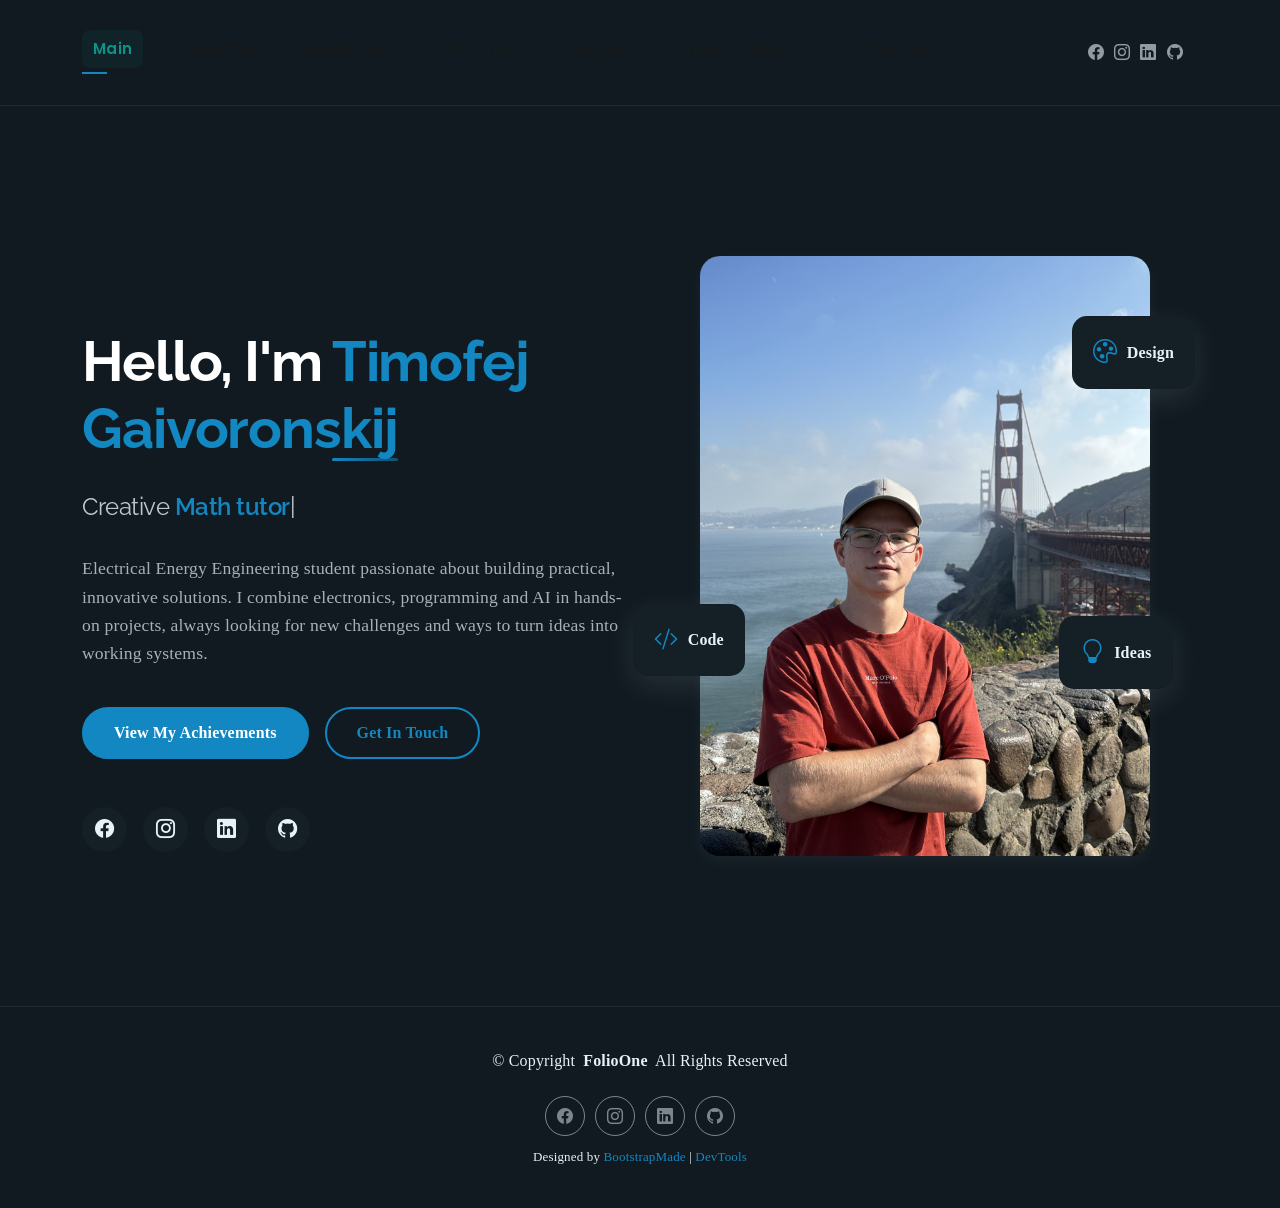
<file: index.html>
<!DOCTYPE html>
<html lang="en">

<head>
  <meta charset="utf-8">
  <meta content="width=device-width, initial-scale=1.0" name="viewport">
  <title>Mano CV</title>
  <meta name="author" content="Timofej Gaivoronskij">
  <meta name="description" content="Timofej Gaivoronskij CV puslapis">

  <!-- Favicons -->
  <link href="assets/img/favicon.png" rel="icon">
  <link href="assets/img/apple-touch-icon.png" rel="apple-touch-icon">

  <!-- Fonts -->
  <link href="https://fonts.googleapis.com" rel="preconnect">
  <link href="https://fonts.gstatic.com" rel="preconnect" crossorigin>
  <link href="https://fonts.googleapis.com/css2?family=Roboto:ital,wght@0,100;0,300;0,400;0,500;0,700;0,900;1,100;1,300;1,400;1,500;1,700;1,900&family=Poppins:ital,wght@0,100;0,200;0,300;0,400;0,500;0,600;0,700;0,800;0,900;1,100;1,200;1,300;1,400;1,500;1,600;1,700;1,800;1,900&family=Raleway:ital,wght@0,100;0,200;0,300;0,400;0,500;0,600;0,700;0,800;0,900;1,100;1,200;1,300;1,400;1,500;1,600;1,700;1,800;1,900&display=swap" rel="stylesheet">

  <!-- Vendor CSS Files -->
  <link href="assets/vendor/bootstrap/css/bootstrap.min.css" rel="stylesheet">
  <link href="assets/vendor/bootstrap-icons/bootstrap-icons.css" rel="stylesheet">
  <link href="assets/vendor/aos/aos.css" rel="stylesheet">
  <link href="assets/vendor/swiper/swiper-bundle.min.css" rel="stylesheet">
  <link href="assets/vendor/glightbox/css/glightbox.min.css" rel="stylesheet">

  <!-- Main CSS File -->
  <link href="assets/css/main.css" rel="stylesheet">
  <link href="assets/css/custom.css" rel="stylesheet">

  <!-- =======================================================
  * Template Name: FolioOne
  * Template URL: https://bootstrapmade.com/folioone-bootstrap-portfolio-website-template/
  * Updated: Aug 23 2025 with Bootstrap v5.3.7
  * Author: BootstrapMade.com
  * License: https://bootstrapmade.com/license/
  ======================================================== -->
</head>

<body class="index-page">

  <header id="header" class="header d-flex align-items-center light-background sticky-top">
    <div class="container position-relative d-flex align-items-center justify-content-between">

      <!-- <a href="index.html" class="logo d-flex align-items-center me-auto me-xl-0">
      <img src="assets/img/logo.webp" alt="FolioOne logo">
      <h1 class="sitename">FolioOne</h1> 
    </a> -->

      <nav id="navmenu" class="navmenu">
        <ul>
          <li><a href="index.html" class="active">Main</a></li>
          <li><a href="about.html">About me</a></li>
          <li><a href="resume.html">Experience</a></li>
          <li><a href="services.html">What I Do</a></li>
          <li><a href="portfolio.html">Projects</a></li>
          <li><a href="LD_10.html">Naujas modulis</a></li>
          <li><a href="contact.html">Contact Me</a></li>
        </ul>
        <i class="mobile-nav-toggle d-xl-none bi bi-list"></i>
      </nav>

      <div class="header-social-links">
        <a href="https://www.facebook.com/tyo_mych" class="facebook"><i class="bi bi-facebook"></i></a>
        <a href="https://www.instagram.com/tyo_mych" class="instagram"><i class="bi bi-instagram"></i></a>
        <a href="https://www.linkedin.com/in/timofej-gaivoronskij-1057ba276" class="linkedin"><i class="bi bi-linkedin"></i></a>
        <a href="https://github.com/tyomachka" class="github"><i class="bi bi-github"></i></a>
      </div>

    </div>
  </header>

  <main class="main">

    <!-- Hero Section -->
    <section id="hero" class="hero section">

      <div class="container" data-aos="fade-up" data-aos-delay="100">

        <div class="row gy-4 align-items-center">
          <div class="col-lg-6 order-2 order-lg-1">
            <div class="hero-content">
              <h1 data-aos="fade-up" data-aos-delay="200">Hello, I'm <span class="highlight">Timofej Gaivoronskij</span></h1>
              <h2 data-aos="fade-up" data-aos-delay="300">Creative <span class="typed" data-typed-items="Math tutor, Electrical energy engineer, Developer"></span></h2>
              <p data-aos="fade-up" data-aos-delay="400">Electrical Energy Engineering student passionate about building practical, innovative solutions. I combine electronics, programming and AI in hands-on projects, always looking for new challenges and ways to turn ideas into working systems.</p>
              <div class="hero-actions" data-aos="fade-up" data-aos-delay="500">
                <a href="portfolio.html" class="btn btn-primary">View My Achievements</a>
                <a href="contact.html" class="btn btn-outline">Get In Touch</a>
              </div>
              <div class="social-links" data-aos="fade-up" data-aos-delay="600">
                <a href="https://www.facebook.com/tyo_mych"><i class="bi bi-facebook"></i></a>
                <a href="https://www.instagram.com/tyo_mych"><i class="bi bi-instagram"></i></a>
                <a href="https://www.linkedin.com/in/timofej-gaivoronskij-1057ba276"><i class="bi bi-linkedin"></i></a>
                <a href="https://github.com/tyomachka"><i class="bi bi-github"></i></a>
              </div>
            </div>
          </div>
          <div class="col-lg-6 order-1 order-lg-2">
            <div class="hero-image" data-aos="zoom-in" data-aos-delay="300">
              <div class="image-wrapper">
                <img src="assets/img/profile/profile-square-11.webp" alt="Timofej Gaivoronskij" class="img-fluid">
                <div class="floating-elements">
                  <div class="floating-card design" data-aos="fade-left" data-aos-delay="700">
                    <i class="bi bi-palette"></i>
                    <span>Design</span>
                  </div>
                  <div class="floating-card code" data-aos="fade-right" data-aos-delay="800">
                    <i class="bi bi-code-slash"></i>
                    <span>Code</span>
                  </div>
                  <div class="floating-card creativity" data-aos="fade-up" data-aos-delay="900">
                    <i class="bi bi-lightbulb"></i>
                    <span>Ideas</span>
                  </div>
                </div>
              </div>
            </div>
          </div>
        </div>

      </div>

    </section><!-- /Hero Section -->

  </main>

  <footer id="footer" class="footer">

    <div class="container">
      <div class="copyright text-center ">
        <p>© <span>Copyright</span> <strong class="px-1 sitename">FolioOne</strong> <span>All Rights Reserved<br></span></p>
      </div>
      <div class="social-links d-flex justify-content-center">
        <a href="https://www.facebook.com/tyo_mych"><i class="bi bi-facebook"></i></a>
        <a href="https://www.instagram.com/tyo_mych"><i class="bi bi-instagram"></i></a>
        <a href="https://www.linkedin.com/in/timofej-gaivoronskij-1057ba276"><i class="bi bi-linkedin"></i></a>
        <a href="https://github.com/tyomachka"><i class="bi bi-github"></i></a>
      </div>
      <div class="credits">
        <!-- All the links in the footer should remain intact. -->
        <!-- You can delete the links only if you've purchased the pro version. -->
        <!-- Licensing information: https://bootstrapmade.com/license/ -->
        <!-- Purchase the pro version with working PHP/AJAX contact form: [buy-url] -->
        Designed by <a href="https://bootstrapmade.com/">BootstrapMade</a> | <a href="https://bootstrapmade.com/tools/">DevTools</a>
      </div>
    </div>

  </footer>

  <!-- Scroll Top -->
  <a href="#" id="scroll-top" class="scroll-top d-flex align-items-center justify-content-center"><i class="bi bi-arrow-up-short"></i></a>

  <!-- Preloader -->
  <div id="preloader"></div>

  <!-- Vendor JS Files -->
  <script src="assets/vendor/bootstrap/js/bootstrap.bundle.min.js"></script>
  <script src="assets/vendor/php-email-form/validate.js"></script>
  <script src="assets/vendor/aos/aos.js"></script>
  <script src="assets/vendor/typed.js/typed.umd.js"></script>
  <script src="assets/vendor/waypoints/noframework.waypoints.js"></script>
  <script src="assets/vendor/purecounter/purecounter_vanilla.js"></script>
  <script src="assets/vendor/swiper/swiper-bundle.min.js"></script>
  <script src="assets/vendor/imagesloaded/imagesloaded.pkgd.min.js"></script>
  <script src="assets/vendor/isotope-layout/isotope.pkgd.min.js"></script>
  <script src="assets/vendor/glightbox/js/glightbox.min.js"></script>

  <!-- Main JS File -->
  <script src="assets/js/main.js"></script>

</body>

</html>
</file>
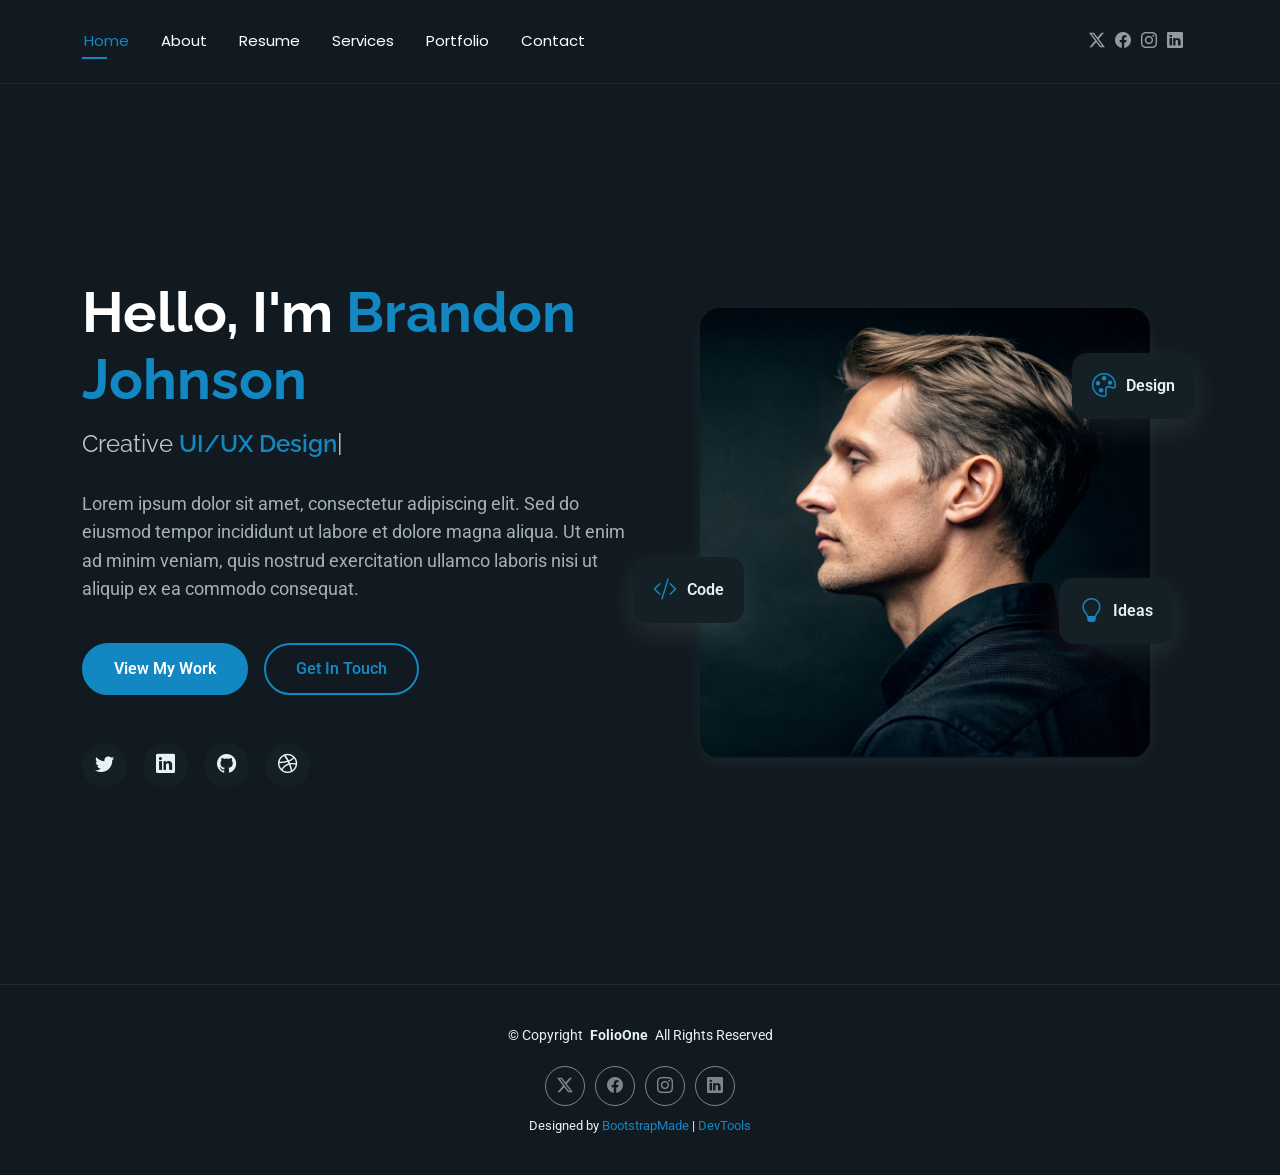
<file: template_1/index.html>
<!DOCTYPE html>
<html lang="en">

<head>
  <meta charset="utf-8">
  <meta content="width=device-width, initial-scale=1.0" name="viewport">
  <title>Index - FolioOne Bootstrap Template</title>
  <meta name="description" content="">
  <meta name="keywords" content="">

  <!-- Favicons -->
  <link href="assets/img/favicon.png" rel="icon">
  <link href="assets/img/apple-touch-icon.png" rel="apple-touch-icon">

  <!-- Fonts -->
  <link href="https://fonts.googleapis.com" rel="preconnect">
  <link href="https://fonts.gstatic.com" rel="preconnect" crossorigin>
  <link href="https://fonts.googleapis.com/css2?family=Roboto:ital,wght@0,100;0,300;0,400;0,500;0,700;0,900;1,100;1,300;1,400;1,500;1,700;1,900&family=Poppins:ital,wght@0,100;0,200;0,300;0,400;0,500;0,600;0,700;0,800;0,900;1,100;1,200;1,300;1,400;1,500;1,600;1,700;1,800;1,900&family=Raleway:ital,wght@0,100;0,200;0,300;0,400;0,500;0,600;0,700;0,800;0,900;1,100;1,200;1,300;1,400;1,500;1,600;1,700;1,800;1,900&display=swap" rel="stylesheet">

  <!-- Vendor CSS Files -->
  <link href="assets/vendor/bootstrap/css/bootstrap.min.css" rel="stylesheet">
  <link href="assets/vendor/bootstrap-icons/bootstrap-icons.css" rel="stylesheet">
  <link href="assets/vendor/aos/aos.css" rel="stylesheet">
  <link href="assets/vendor/swiper/swiper-bundle.min.css" rel="stylesheet">
  <link href="assets/vendor/glightbox/css/glightbox.min.css" rel="stylesheet">

  <!-- Main CSS File -->
  <link href="assets/css/main.css" rel="stylesheet">

  <!-- =======================================================
  * Template Name: FolioOne
  * Template URL: https://bootstrapmade.com/folioone-bootstrap-portfolio-website-template/
  * Updated: Aug 23 2025 with Bootstrap v5.3.7
  * Author: BootstrapMade.com
  * License: https://bootstrapmade.com/license/
  ======================================================== -->
</head>

<body class="index-page">

  <header id="header" class="header d-flex align-items-center light-background sticky-top">
    <div class="container position-relative d-flex align-items-center justify-content-between">

      <!-- <a href="index.html" class="logo d-flex align-items-center me-auto me-xl-0">
      <img src="assets/img/logo.webp" alt="">
      <h1 class="sitename">FolioOne</h1> 
    </a> -->

      <nav id="navmenu" class="navmenu">
        <ul>
          <li><a href="index.html" class="active">Home</a></li>
          <li><a href="about.html">About</a></li>
          <li><a href="resume.html">Resume</a></li>
          <li><a href="services.html">Services</a></li>
          <li><a href="portfolio.html">Portfolio</a></li>
          <li><a href="contact.html">Contact</a></li>
        </ul>
        <i class="mobile-nav-toggle d-xl-none bi bi-list"></i>
      </nav>

      <div class="header-social-links">
        <a href="#" class="twitter"><i class="bi bi-twitter-x"></i></a>
        <a href="#" class="facebook"><i class="bi bi-facebook"></i></a>
        <a href="#" class="instagram"><i class="bi bi-instagram"></i></a>
        <a href="#" class="linkedin"><i class="bi bi-linkedin"></i></a>
      </div>

    </div>
  </header>

  <main class="main">

    <!-- Hero Section -->
    <section id="hero" class="hero section">

      <div class="container" data-aos="fade-up" data-aos-delay="100">

        <div class="row gy-4 align-items-center">
          <div class="col-lg-6 order-2 order-lg-1">
            <div class="hero-content">
              <h1 data-aos="fade-up" data-aos-delay="200">Hello, I'm <span class="highlight">Brandon Johnson</span></h1>
              <h2 data-aos="fade-up" data-aos-delay="300">Creative <span class="typed" data-typed-items="UI/UX Designer, Web Developer, Digital Artist, Brand Strategist"></span></h2>
              <p data-aos="fade-up" data-aos-delay="400">Lorem ipsum dolor sit amet, consectetur adipiscing elit. Sed do eiusmod tempor incididunt ut labore et dolore magna aliqua. Ut enim ad minim veniam, quis nostrud exercitation ullamco laboris nisi ut aliquip ex ea commodo consequat.</p>
              <div class="hero-actions" data-aos="fade-up" data-aos-delay="500">
                <a href="portfolio.html" class="btn btn-primary">View My Work</a>
                <a href="contact.html" class="btn btn-outline">Get In Touch</a>
              </div>
              <div class="social-links" data-aos="fade-up" data-aos-delay="600">
                <a href="#"><i class="bi bi-twitter"></i></a>
                <a href="#"><i class="bi bi-linkedin"></i></a>
                <a href="#"><i class="bi bi-github"></i></a>
                <a href="#"><i class="bi bi-dribbble"></i></a>
              </div>
            </div>
          </div>
          <div class="col-lg-6 order-1 order-lg-2">
            <div class="hero-image" data-aos="zoom-in" data-aos-delay="300">
              <div class="image-wrapper">
                <img src="assets/img/profile/profile-square-11.webp" alt="Sarah Mitchell" class="img-fluid">
                <div class="floating-elements">
                  <div class="floating-card design" data-aos="fade-left" data-aos-delay="700">
                    <i class="bi bi-palette"></i>
                    <span>Design</span>
                  </div>
                  <div class="floating-card code" data-aos="fade-right" data-aos-delay="800">
                    <i class="bi bi-code-slash"></i>
                    <span>Code</span>
                  </div>
                  <div class="floating-card creativity" data-aos="fade-up" data-aos-delay="900">
                    <i class="bi bi-lightbulb"></i>
                    <span>Ideas</span>
                  </div>
                </div>
              </div>
            </div>
          </div>
        </div>

      </div>

    </section><!-- /Hero Section -->

  </main>

  <footer id="footer" class="footer">

    <div class="container">
      <div class="copyright text-center ">
        <p>© <span>Copyright</span> <strong class="px-1 sitename">FolioOne</strong> <span>All Rights Reserved<br></span></p>
      </div>
      <div class="social-links d-flex justify-content-center">
        <a href=""><i class="bi bi-twitter-x"></i></a>
        <a href=""><i class="bi bi-facebook"></i></a>
        <a href=""><i class="bi bi-instagram"></i></a>
        <a href=""><i class="bi bi-linkedin"></i></a>
      </div>
      <div class="credits">
        <!-- All the links in the footer should remain intact. -->
        <!-- You can delete the links only if you've purchased the pro version. -->
        <!-- Licensing information: https://bootstrapmade.com/license/ -->
        <!-- Purchase the pro version with working PHP/AJAX contact form: [buy-url] -->
        Designed by <a href="https://bootstrapmade.com/">BootstrapMade</a> | <a href="https://bootstrapmade.com/tools/">DevTools</a>
      </div>
    </div>

  </footer>

  <!-- Scroll Top -->
  <a href="#" id="scroll-top" class="scroll-top d-flex align-items-center justify-content-center"><i class="bi bi-arrow-up-short"></i></a>

  <!-- Preloader -->
  <div id="preloader"></div>

  <!-- Vendor JS Files -->
  <script src="assets/vendor/bootstrap/js/bootstrap.bundle.min.js"></script>
  <script src="assets/vendor/php-email-form/validate.js"></script>
  <script src="assets/vendor/aos/aos.js"></script>
  <script src="assets/vendor/typed.js/typed.umd.js"></script>
  <script src="assets/vendor/waypoints/noframework.waypoints.js"></script>
  <script src="assets/vendor/purecounter/purecounter_vanilla.js"></script>
  <script src="assets/vendor/swiper/swiper-bundle.min.js"></script>
  <script src="assets/vendor/imagesloaded/imagesloaded.pkgd.min.js"></script>
  <script src="assets/vendor/isotope-layout/isotope.pkgd.min.js"></script>
  <script src="assets/vendor/glightbox/js/glightbox.min.js"></script>

  <!-- Main JS File -->
  <script src="assets/js/main.js"></script>

</body>

</html>
</file>
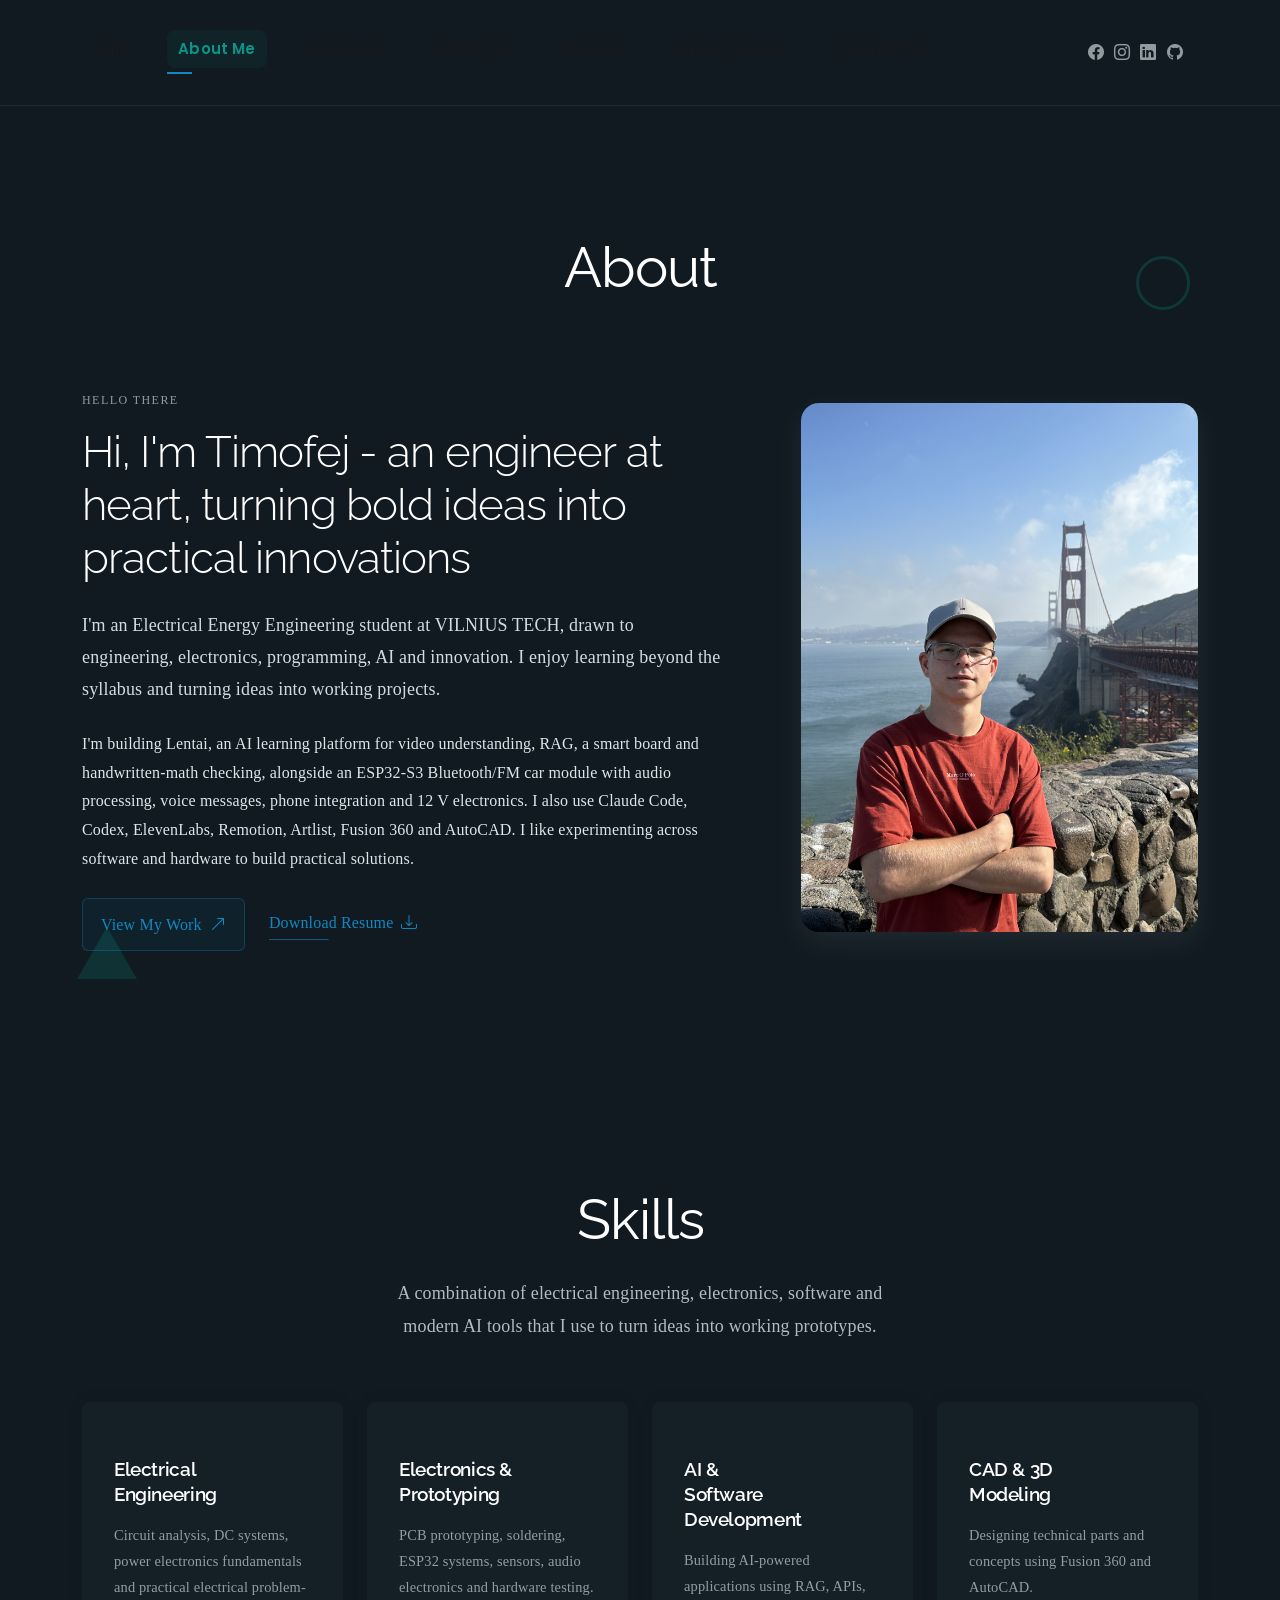
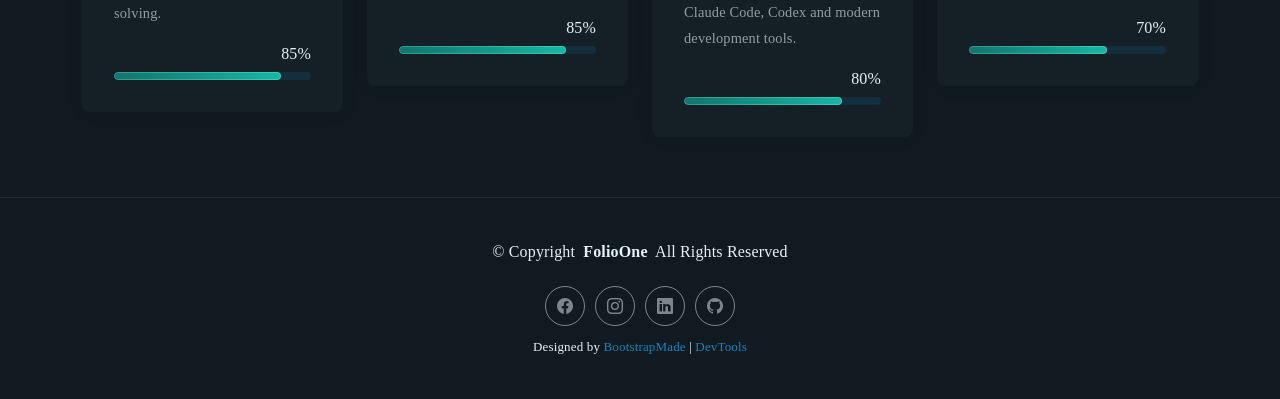
<file: about.html>
<!DOCTYPE html>
<html lang="en">

<head>
  <meta charset="utf-8">
  <meta content="width=device-width, initial-scale=1.0" name="viewport">
  <title>About - FolioOne Bootstrap Template</title>
  <meta name="description" content="">
  <meta name="keywords" content="">

  <!-- Favicons -->
  <link href="assets/img/favicon.png" rel="icon">
  <link href="assets/img/apple-touch-icon.png" rel="apple-touch-icon">

  <!-- Fonts -->
  <link href="https://fonts.googleapis.com" rel="preconnect">
  <link href="https://fonts.gstatic.com" rel="preconnect" crossorigin>
  <link href="https://fonts.googleapis.com/css2?family=Roboto:ital,wght@0,100;0,300;0,400;0,500;0,700;0,900;1,100;1,300;1,400;1,500;1,700;1,900&family=Poppins:ital,wght@0,100;0,200;0,300;0,400;0,500;0,600;0,700;0,800;0,900;1,100;1,200;1,300;1,400;1,500;1,600;1,700;1,800;1,900&family=Raleway:ital,wght@0,100;0,200;0,300;0,400;0,500;0,600;0,700;0,800;0,900;1,100;1,200;1,300;1,400;1,500;1,600;1,700;1,800;1,900&display=swap" rel="stylesheet">

  <!-- Vendor CSS Files -->
  <link href="assets/vendor/bootstrap/css/bootstrap.min.css" rel="stylesheet">
  <link href="assets/vendor/bootstrap-icons/bootstrap-icons.css" rel="stylesheet">
  <link href="assets/vendor/aos/aos.css" rel="stylesheet">
  <link href="assets/vendor/swiper/swiper-bundle.min.css" rel="stylesheet">
  <link href="assets/vendor/glightbox/css/glightbox.min.css" rel="stylesheet">

  <!-- Main CSS File -->
  <link href="assets/css/main.css" rel="stylesheet">
  <link href="assets/css/custom.css" rel="stylesheet">

  <!-- =======================================================
  * Template Name: FolioOne
  * Template URL: https://bootstrapmade.com/folioone-bootstrap-portfolio-website-template/
  * Updated: Aug 23 2025 with Bootstrap v5.3.7
  * Author: BootstrapMade.com
  * License: https://bootstrapmade.com/license/
  ======================================================== -->
</head>

<body class="about-page">

  <header id="header" class="header d-flex align-items-center light-background sticky-top">
    <div class="container position-relative d-flex align-items-center justify-content-between">

      <!-- <a href="index.html" class="logo d-flex align-items-center me-auto me-xl-0">
      <img src="assets/img/logo.webp" alt="FolioOne logo">
      <h1 class="sitename">FolioOne</h1> 
    </a> -->

      <nav id="navmenu" class="navmenu">
        <ul>
          <li><a href="index.html">Main</a></li>
          <li><a href="about.html" class="active" >About Me</a></li>
          <li><a href="resume.html">Experience</a></li>
          <li><a href="services.html">What I Do</a></li>
          <li><a href="portfolio.html">Projects</a></li>
          <li><a href="LD_10.html">Naujas modulis</a></li>
          <li><a href="contact.html">Contact Me</a></li>
        </ul>
        <i class="mobile-nav-toggle d-xl-none bi bi-list"></i>
      </nav>

      <div class="header-social-links">
        <a href="https://www.facebook.com/tyo_mych" class="facebook"><i class="bi bi-facebook"></i></a>
        <a href="https://www.instagram.com/tyo_mych" class="instagram"><i class="bi bi-instagram"></i></a>
        <a href="https://www.linkedin.com/in/timofej-gaivoronskij-1057ba276" class="linkedin"><i class="bi bi-linkedin"></i></a>
        <a href="https://github.com/tyomachka" class="github"><i class="bi bi-github"></i></a>
      </div>

    </div>
  </header>

  <main class="main">

    <!-- About Section -->
    <section id="about" class="about section">

      <!-- Section Title -->
      <div class="container section-title" data-aos="fade-up">
        <h2>About</h2>
      </div><!-- End Section Title -->

      <div class="container" data-aos="fade-up" data-aos-delay="100">

        <!-- Intro + Photo -->
        <div class="row align-items-center justify-content-between gy-5 mb-5">
          <div class="col-lg-7" data-aos="fade-right" data-aos-delay="150">
            <div class="intro-content">
              <span class="eyebrow">Hello there</span>
              <h2 class="headline">Hi, I'm Timofej - an engineer at heart, turning bold ideas into practical innovations</h2>
              <p class="lead">
                I'm an Electrical Energy Engineering student at VILNIUS TECH, drawn to engineering, electronics, programming, AI and innovation. I enjoy learning beyond the syllabus and turning ideas into working projects.
              </p>
              <p>
                I'm building Lentai, an AI learning platform for video understanding, RAG, a smart board and handwritten-math checking, alongside an ESP32-S3 Bluetooth/FM car module with audio processing, voice messages, phone integration and 12 V electronics. I also use Claude Code, Codex, ElevenLabs, Remotion, Artlist, Fusion 360 and AutoCAD. I like experimenting across software and hardware to build practical solutions.
              </p>

              <div class="cta-group">
                <a href="#portfolio" class="btn-ghost">
                  View My Work <i class="bi bi-arrow-up-right"></i>
                </a>
                <a href="#" class="link-underline">
                  Download Resume <i class="bi bi-download"></i>
                </a>
              </div>
            </div>
          </div>

          <div class="col-lg-5" data-aos="zoom-in" data-aos-delay="250">
            <figure class="profile-figure text-center text-lg-end">
              <img src="assets/img/profile/profile-square-11.webp" alt="Portrait of Timofej Gaivoronskij" class="img-fluid profile-photo">
            </figure>
          </div>
        </div>
        <!-- End Intro + Photo -->
      </div>
    </section><!-- /About Section -->

    <!-- Skills Section -->
    <section id="skills" class="skills section">

      <!-- Section Title -->
      <div class="container section-title" data-aos="fade-up">
        <h2>Skills</h2>
        <p>A combination of electrical engineering, electronics, software and modern AI tools that I use to turn ideas into working prototypes.</p>
      </div><!-- End Section Title -->

      <div class="container" data-aos="fade-up" data-aos-delay="100">

        <div class="row g-4 skills-animation">

          <div class="col-md-6 col-lg-3" data-aos="fade-up" data-aos-delay="100">
            <div class="skill-box">
              <h3>Electrical<br>Engineering</h3>
              <p>Circuit analysis, DC systems, power electronics fundamentals and practical electrical problem-solving.</p>
              <span class="text-end d-block">85%</span>
              <div class="progress">
                <div class="progress-bar" role="progressbar" aria-valuenow="85" aria-valuemin="0" aria-valuemax="100"></div>
              </div>
            </div>
          </div>

          <div class="col-md-6 col-lg-3" data-aos="fade-up" data-aos-delay="200">
            <div class="skill-box">
              <h3>Electronics &<br>Prototyping</h3>
              <p>PCB prototyping, soldering, ESP32 systems, sensors, audio electronics and hardware testing.</p>
              <span class="text-end d-block">85%</span>
              <div class="progress">
                <div class="progress-bar" role="progressbar" aria-valuenow="85" aria-valuemin="0" aria-valuemax="100"></div>
              </div>
            </div>
          </div>

          <div class="col-md-6 col-lg-3" data-aos="fade-up" data-aos-delay="300">
            <div class="skill-box">
              <h3>AI &<br>Software<br>Development</h3>
              <p>Building AI-powered applications using RAG, APIs, Claude Code, Codex and modern development tools.</p>
              <span class="text-end d-block">80%</span>
              <div class="progress">
                <div class="progress-bar" role="progressbar" aria-valuenow="80" aria-valuemin="0" aria-valuemax="100"></div>
              </div>
            </div>
          </div>

          <div class="col-md-6 col-lg-3" data-aos="fade-up" data-aos-delay="400">
            <div class="skill-box">
              <h3>CAD & 3D<br>Modeling</h3>
              <p>Designing technical parts and concepts using Fusion 360 and AutoCAD.</p>
              <span class="text-end d-block">70%</span>
              <div class="progress">
                <div class="progress-bar" role="progressbar" aria-valuenow="70" aria-valuemin="0" aria-valuemax="100">
                </div>
              </div>
            </div>
          </div>

        </div>

      </div>

    </section><!-- /Skills Section -->
  </main>

  <footer id="footer" class="footer">

    <div class="container">
      <div class="copyright text-center ">
        <p>© <span>Copyright</span> <strong class="px-1 sitename">FolioOne</strong> <span>All Rights Reserved<br></span></p>
      </div>
      <div class="social-links d-flex justify-content-center">
        <a href="https://www.facebook.com/tyo_mych"><i class="bi bi-facebook"></i></a>
        <a href="https://www.instagram.com/tyo_mych"><i class="bi bi-instagram"></i></a>
        <a href="https://www.linkedin.com/in/timofej-gaivoronskij-1057ba276"><i class="bi bi-linkedin"></i></a>
        <a href="https://github.com/tyomachka"><i class="bi bi-github"></i></a>
      </div>
      <div class="credits">
        <!-- All the links in the footer should remain intact. -->
        <!-- You can delete the links only if you've purchased the pro version. -->
        <!-- Licensing information: https://bootstrapmade.com/license/ -->
        <!-- Purchase the pro version with working PHP/AJAX contact form: [buy-url] -->
        Designed by <a href="https://bootstrapmade.com/">BootstrapMade</a> | <a href="https://bootstrapmade.com/tools/">DevTools</a>
      </div>
    </div>

  </footer>

  <!-- Scroll Top -->
  <a href="#" id="scroll-top" class="scroll-top d-flex align-items-center justify-content-center"><i class="bi bi-arrow-up-short"></i></a>

  <!-- Preloader -->
  <div id="preloader"></div>

  <!-- Vendor JS Files -->
  <script src="assets/vendor/bootstrap/js/bootstrap.bundle.min.js"></script>
  <script src="assets/vendor/php-email-form/validate.js"></script>
  <script src="assets/vendor/aos/aos.js"></script>
  <script src="assets/vendor/typed.js/typed.umd.js"></script>
  <script src="assets/vendor/waypoints/noframework.waypoints.js"></script>
  <script src="assets/vendor/purecounter/purecounter_vanilla.js"></script>
  <script src="assets/vendor/swiper/swiper-bundle.min.js"></script>
  <script src="assets/vendor/imagesloaded/imagesloaded.pkgd.min.js"></script>
  <script src="assets/vendor/isotope-layout/isotope.pkgd.min.js"></script>
  <script src="assets/vendor/glightbox/js/glightbox.min.js"></script>

  <!-- Main JS File -->
  <script src="assets/js/main.js"></script>

</body>

</html>
</file>
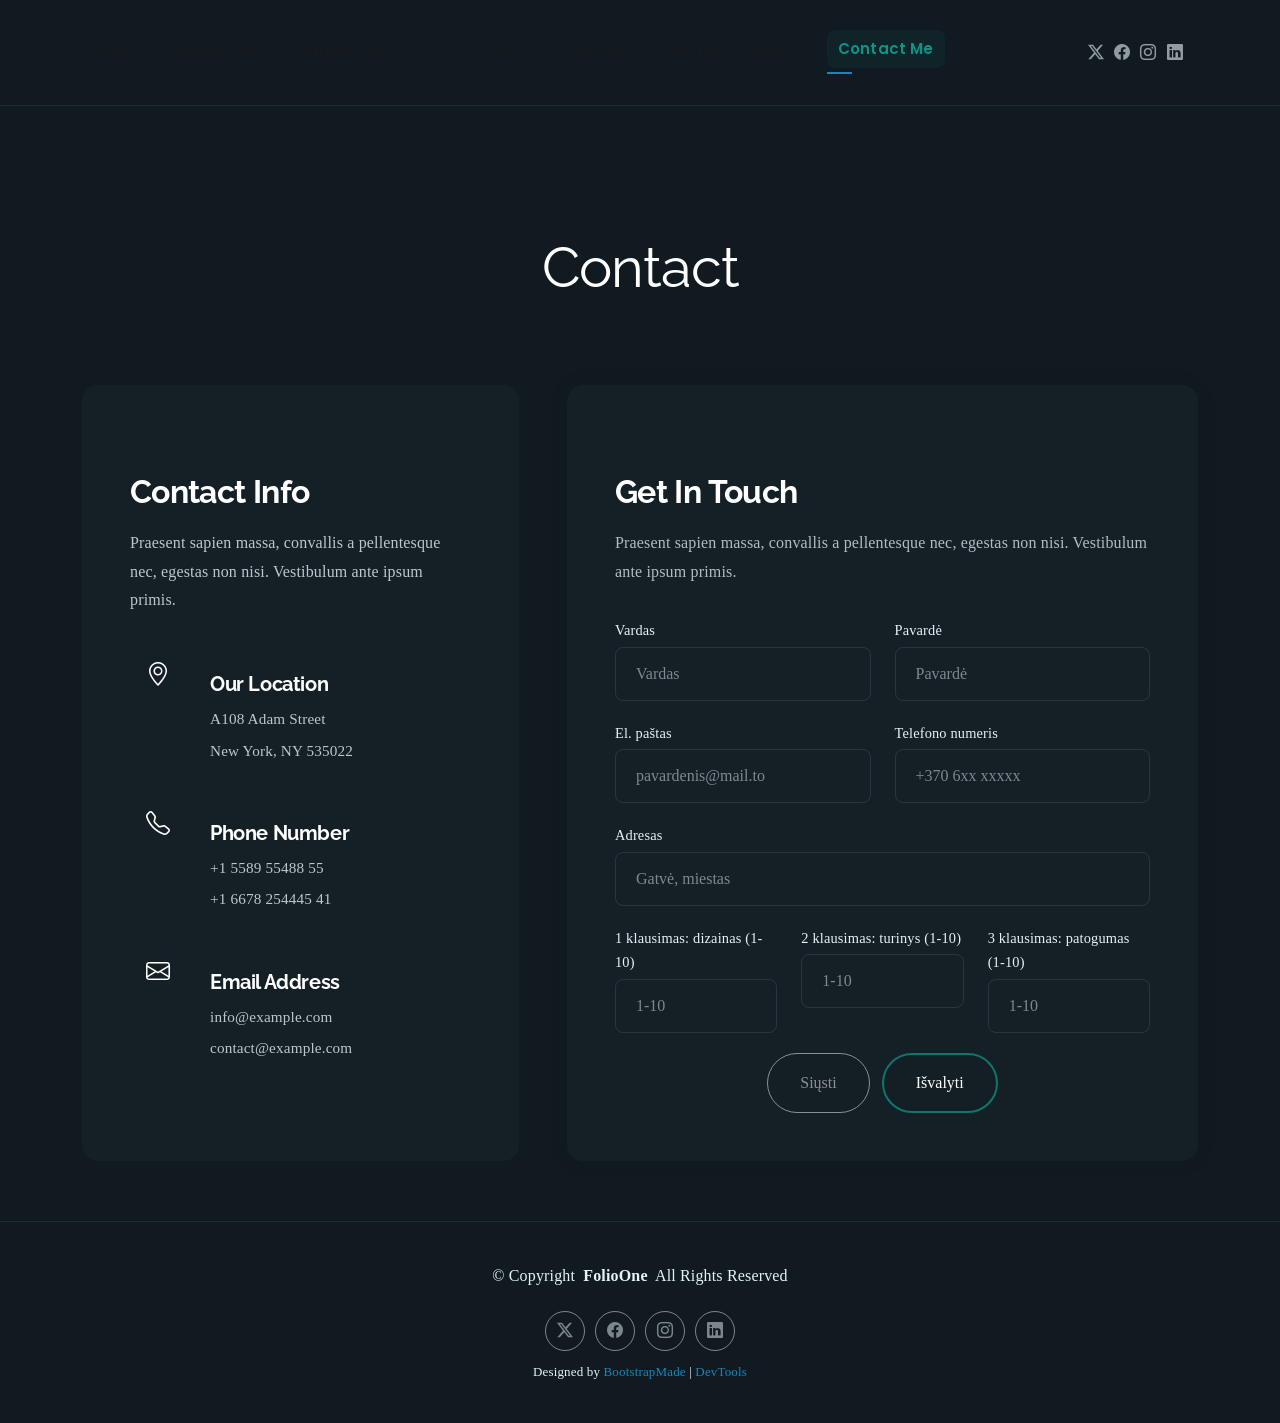
<file: contact.html>
<!DOCTYPE html>
<html lang="en">

<head>
  <meta charset="utf-8">
  <meta content="width=device-width, initial-scale=1.0" name="viewport">
  <title>Contact - FolioOne Bootstrap Template</title>
  <meta name="description" content="">
  <meta name="keywords" content="">

  <!-- Favicons -->
  <link href="assets/img/favicon.png" rel="icon">
  <link href="assets/img/apple-touch-icon.png" rel="apple-touch-icon">

  <!-- Fonts -->
  <link href="https://fonts.googleapis.com" rel="preconnect">
  <link href="https://fonts.gstatic.com" rel="preconnect" crossorigin>
  <link href="https://fonts.googleapis.com/css2?family=Roboto:ital,wght@0,100;0,300;0,400;0,500;0,700;0,900;1,100;1,300;1,400;1,500;1,700;1,900&family=Poppins:ital,wght@0,100;0,200;0,300;0,400;0,500;0,600;0,700;0,800;0,900;1,100;1,200;1,300;1,400;1,500;1,600;1,700;1,800;1,900&family=Raleway:ital,wght@0,100;0,200;0,300;0,400;0,500;0,600;0,700;0,800;0,900;1,100;1,200;1,300;1,400;1,500;1,600;1,700;1,800;1,900&display=swap" rel="stylesheet">

  <!-- Vendor CSS Files -->
  <link href="assets/vendor/bootstrap/css/bootstrap.min.css" rel="stylesheet">
  <link href="assets/vendor/bootstrap-icons/bootstrap-icons.css" rel="stylesheet">
  <link href="assets/vendor/aos/aos.css" rel="stylesheet">
  <link href="assets/vendor/swiper/swiper-bundle.min.css" rel="stylesheet">
  <link href="assets/vendor/glightbox/css/glightbox.min.css" rel="stylesheet">

  <!-- Main CSS File -->
  <link href="assets/css/main.css" rel="stylesheet">
  <link href="assets/css/custom.css" rel="stylesheet">

  <!-- =======================================================
  * Template Name: FolioOne
  * Template URL: https://bootstrapmade.com/folioone-bootstrap-portfolio-website-template/
  * Updated: Aug 23 2025 with Bootstrap v5.3.7
  * Author: BootstrapMade.com
  * License: https://bootstrapmade.com/license/
  ======================================================== -->
</head>

<body class="contact-page">

  <header id="header" class="header d-flex align-items-center light-background sticky-top">
    <div class="container position-relative d-flex align-items-center justify-content-between">

      <!-- <a href="index.html" class="logo d-flex align-items-center me-auto me-xl-0">
      <img src="assets/img/logo.webp" alt="FolioOne logo">
      <h1 class="sitename">FolioOne</h1> 
    </a> -->

      <nav id="navmenu" class="navmenu">
        <ul>
          <li><a href="index.html">Main</a></li>
          <li><a href="about.html">About me</a></li>
          <li><a href="resume.html">Experience</a></li>
          <li><a href="services.html">What I Do</a></li>
          <li><a href="portfolio.html">Projects</a></li>
          <li><a href="LD_10.html">Naujas modulis</a></li>
          <li><a href="contact.html" class="active">Contact Me</a></li>
        </ul>
        <i class="mobile-nav-toggle d-xl-none bi bi-list"></i>
      </nav>

      <div class="header-social-links">
        <a href="#" class="twitter"><i class="bi bi-twitter-x"></i></a>
        <a href="#" class="facebook"><i class="bi bi-facebook"></i></a>
        <a href="#" class="instagram"><i class="bi bi-instagram"></i></a>
        <a href="#" class="linkedin"><i class="bi bi-linkedin"></i></a>
      </div>

    </div>
  </header>

  <main class="main">

    <!-- Contact Section -->
    <section id="contact" class="contact section">

      <!-- Section Title -->
      <div class="container section-title" data-aos="fade-up">
        <h2>Contact</h2>
      </div><!-- End Section Title -->

      <div class="container" data-aos="fade-up" data-aos-delay="100">

        <div class="row g-4 g-lg-5">
          <div class="col-lg-5">
            <div class="info-box" data-aos="fade-up" data-aos-delay="200">
              <h3>Contact Info</h3>
              <p>Praesent sapien massa, convallis a pellentesque nec, egestas non nisi. Vestibulum ante ipsum primis.</p>

              <div class="info-item" data-aos="fade-up" data-aos-delay="300">
                <div class="icon-box">
                  <i class="bi bi-geo-alt"></i>
                </div>
                <div class="content">
                  <h4>Our Location</h4>
                  <p>A108 Adam Street</p>
                  <p>New York, NY 535022</p>
                </div>
              </div>

              <div class="info-item" data-aos="fade-up" data-aos-delay="400">
                <div class="icon-box">
                  <i class="bi bi-telephone"></i>
                </div>
                <div class="content">
                  <h4>Phone Number</h4>
                  <p>+1 5589 55488 55</p>
                  <p>+1 6678 254445 41</p>
                </div>
              </div>

              <div class="info-item" data-aos="fade-up" data-aos-delay="500">
                <div class="icon-box">
                  <i class="bi bi-envelope"></i>
                </div>
                <div class="content">
                  <h4>Email Address</h4>
                  <p>info@example.com</p>
                  <p>contact@example.com</p>
                </div>
              </div>
            </div>
          </div>

          <div class="col-lg-7">
            <div class="contact-form" data-aos="fade-up" data-aos-delay="300">
              <h3>Get In Touch</h3>
              <p>Praesent sapien massa, convallis a pellentesque nec, egestas non nisi. Vestibulum ante ipsum primis.</p>

              <form id="contactForm" class="contact-js-form" novalidate>
                <div class="row gy-3">

                  <div class="col-md-6">
                    <label for="firstName" class="form-label">Vardas</label>
                    <input type="text" id="firstName" name="firstName" class="form-control" placeholder="Vardas" required>
                    <div class="invalid-feedback"></div>
                  </div>

                  <div class="col-md-6">
                    <label for="lastName" class="form-label">Pavardė</label>
                    <input type="text" id="lastName" name="lastName" class="form-control" placeholder="Pavardė" required>
                    <div class="invalid-feedback"></div>
                  </div>

                  <div class="col-md-6">
                    <label for="email" class="form-label">El. paštas</label>
                    <input type="email" id="email" name="email" class="form-control" placeholder="pavardenis@mail.to" required>
                    <div class="invalid-feedback"></div>
                  </div>

                  <div class="col-md-6">
                    <label for="phone" class="form-label">Telefono numeris</label>
                    <input type="tel" id="phone" name="phone" class="form-control" placeholder="+370 6xx xxxxx" required>
                    <div class="invalid-feedback"></div>
                  </div>

                  <div class="col-12">
                    <label for="address" class="form-label">Adresas</label>
                    <input type="text" id="address" name="address" class="form-control" placeholder="Gatvė, miestas" required>
                    <div class="invalid-feedback"></div>
                  </div>

                  <div class="col-md-4">
                    <label for="rating1" class="form-label">1 klausimas: dizainas (1-10)</label>
                    <input type="number" id="rating1" name="rating1" class="form-control" placeholder="1-10" min="1" max="10" step="1" required>
                    <div class="invalid-feedback"></div>
                  </div>

                  <div class="col-md-4">
                    <label for="rating2" class="form-label">2 klausimas: turinys (1-10)</label>
                    <input type="number" id="rating2" name="rating2" class="form-control" placeholder="1-10" min="1" max="10" step="1" required>
                    <div class="invalid-feedback"></div>
                  </div>

                  <div class="col-md-4">
                    <label for="rating3" class="form-label">3 klausimas: patogumas (1-10)</label>
                    <input type="number" id="rating3" name="rating3" class="form-control" placeholder="1-10" min="1" max="10" step="1" required>
                    <div class="invalid-feedback"></div>
                  </div>

                  <div class="col-12 text-center form-buttons">
                    <button type="submit" id="submitBtn" class="btn" disabled>Siųsti</button>
                    <button type="button" id="clearBtn" class="btn btn-clear">Išvalyti</button>
                  </div>

                </div>
              </form>

              <div id="formResult" class="form-result" aria-live="polite"></div>

            </div>
          </div>

        </div>

      </div>

    </section><!-- /Contact Section -->

  </main>

  <footer id="footer" class="footer">

    <div class="container">
      <div class="copyright text-center ">
        <p>© <span>Copyright</span> <strong class="px-1 sitename">FolioOne</strong> <span>All Rights Reserved<br></span></p>
      </div>
      <div class="social-links d-flex justify-content-center">
        <a href=""><i class="bi bi-twitter-x"></i></a>
        <a href=""><i class="bi bi-facebook"></i></a>
        <a href=""><i class="bi bi-instagram"></i></a>
        <a href=""><i class="bi bi-linkedin"></i></a>
      </div>
      <div class="credits">
        <!-- All the links in the footer should remain intact. -->
        <!-- You can delete the links only if you've purchased the pro version. -->
        <!-- Licensing information: https://bootstrapmade.com/license/ -->
        <!-- Purchase the pro version with working PHP/AJAX contact form: [buy-url] -->
        Designed by <a href="https://bootstrapmade.com/">BootstrapMade</a> | <a href="https://bootstrapmade.com/tools/">DevTools</a>
      </div>
    </div>

  </footer>

  <!-- Scroll Top -->
  <a href="#" id="scroll-top" class="scroll-top d-flex align-items-center justify-content-center"><i class="bi bi-arrow-up-short"></i></a>

  <!-- Preloader -->
  <div id="preloader"></div>

  <!-- Vendor JS Files -->
  <script src="assets/vendor/bootstrap/js/bootstrap.bundle.min.js"></script>
  <script src="assets/vendor/aos/aos.js"></script>
  <script src="assets/vendor/typed.js/typed.umd.js"></script>
  <script src="assets/vendor/waypoints/noframework.waypoints.js"></script>
  <script src="assets/vendor/purecounter/purecounter_vanilla.js"></script>
  <script src="assets/vendor/swiper/swiper-bundle.min.js"></script>
  <script src="assets/vendor/imagesloaded/imagesloaded.pkgd.min.js"></script>
  <script src="assets/vendor/isotope-layout/isotope.pkgd.min.js"></script>
  <script src="assets/vendor/glightbox/js/glightbox.min.js"></script>

  <!-- Main JS File -->
  <script src="assets/js/main.js"></script>
  <script src="assets/js/custom.js"></script>

</body>

</html>
</file>
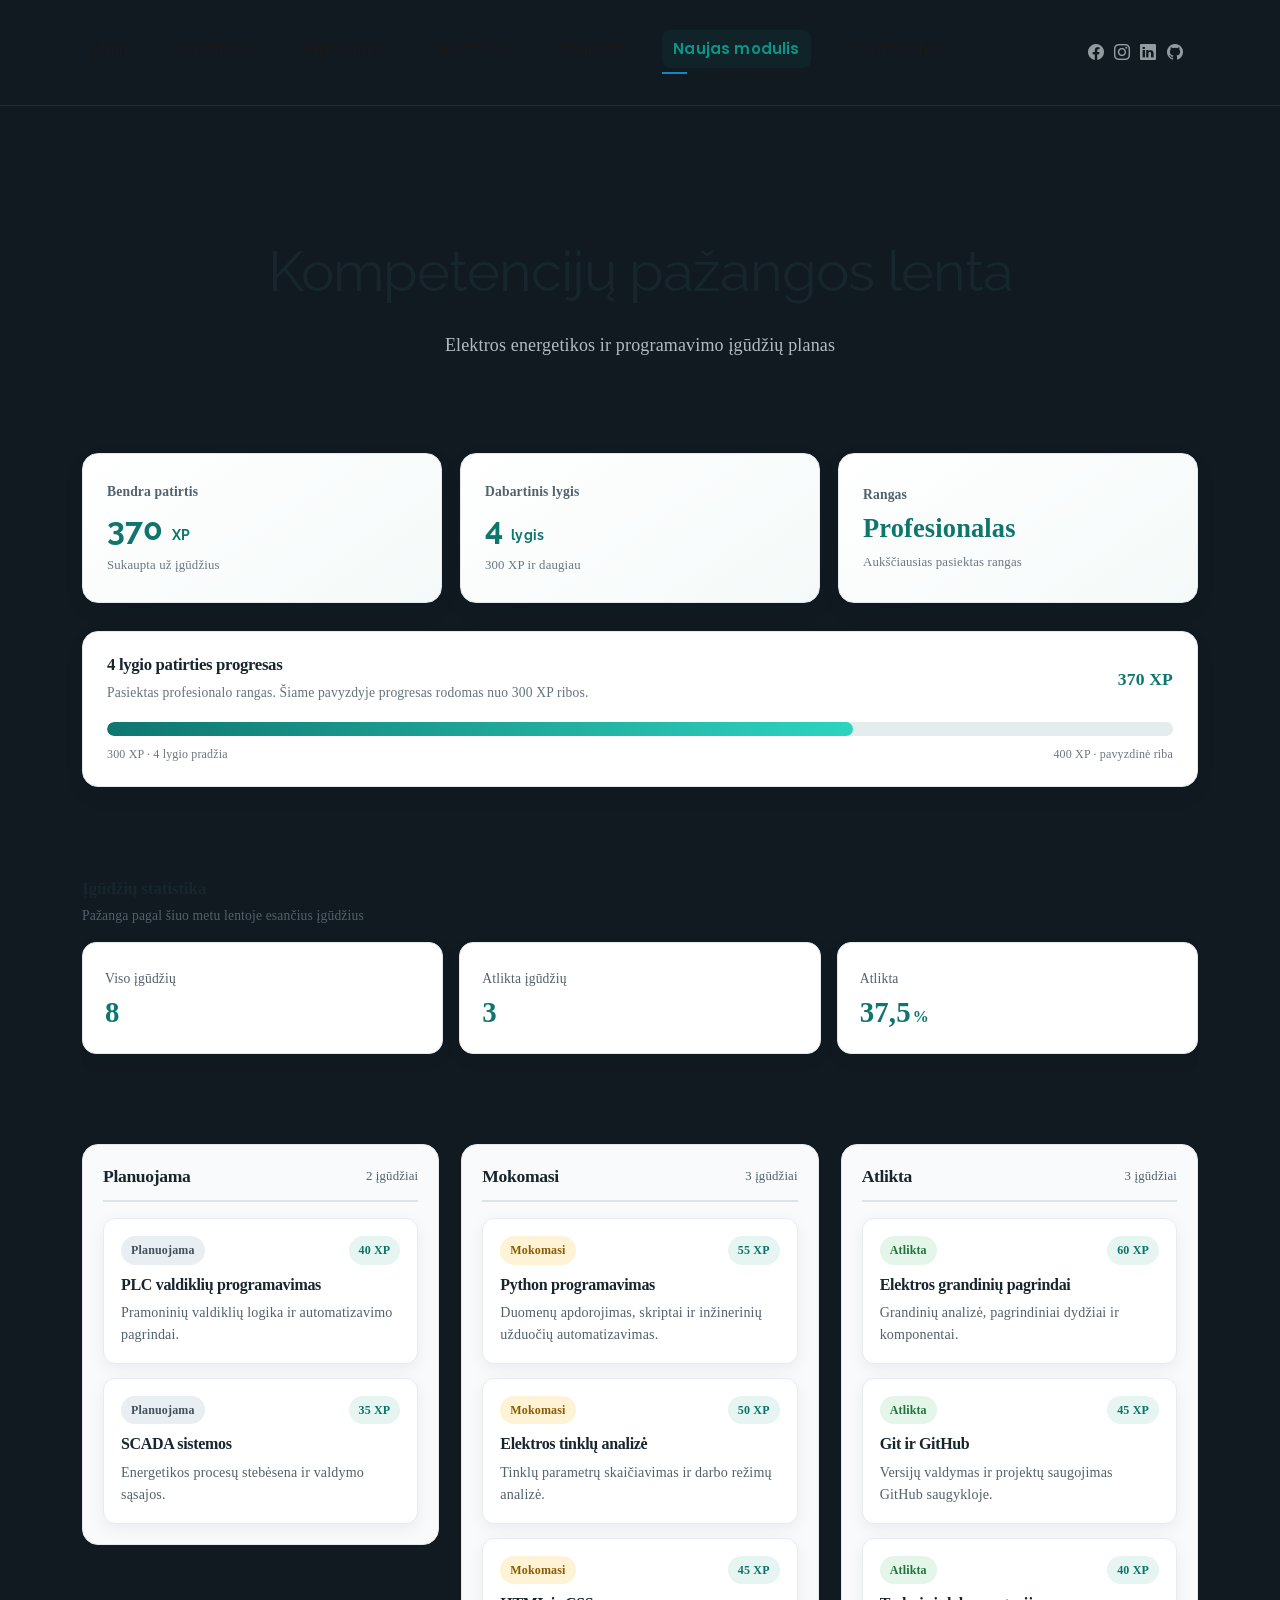
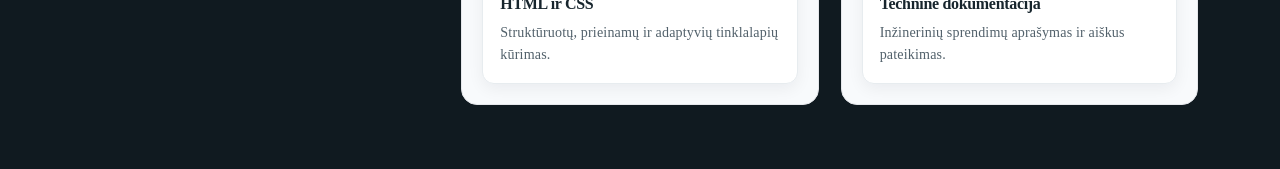
<file: LD_10.html>
<!DOCTYPE html>
<html lang="en">
<head>
  <meta charset="utf-8">
  <meta content="width=device-width, initial-scale=1.0" name="viewport">
  <title>Naujas modulis - Mano CV</title>
  <meta name="author" content="Timofej Gaivoronskij">
  <meta name="description" content="Kompetencijų pažangos modulis">

  <link href="assets/img/favicon.png" rel="icon">
  <link href="assets/img/apple-touch-icon.png" rel="apple-touch-icon">
  <link href="https://fonts.googleapis.com" rel="preconnect">
  <link href="https://fonts.gstatic.com" rel="preconnect" crossorigin>
  <link href="https://fonts.googleapis.com/css2?family=Roboto:ital,wght@0,100;0,300;0,400;0,500;0,700;0,900;1,100;1,300;1,400;1,500;1,700;1,900&family=Poppins:ital,wght@0,100;0,200;0,300;0,400;0,500;0,600;0,700;0,800;0,900;1,100;1,200;1,300;1,400;1,500;1,600;1,700;1,800;1,900&family=Raleway:ital,wght@0,100;0,200;0,300;0,400;0,500;0,600;0,700;0,800;0,900;1,100;1,200;1,300;1,400;1,500;1,600;1,700;1,800;1,900&display=swap" rel="stylesheet">

  <link href="assets/vendor/bootstrap/css/bootstrap.min.css" rel="stylesheet">
  <link href="assets/vendor/bootstrap-icons/bootstrap-icons.css" rel="stylesheet">
  <link href="assets/vendor/aos/aos.css" rel="stylesheet">
  <link href="assets/vendor/swiper/swiper-bundle.min.css" rel="stylesheet">
  <link href="assets/vendor/glightbox/css/glightbox.min.css" rel="stylesheet">
  <link href="assets/css/main.css" rel="stylesheet">
  <link href="assets/css/custom.css" rel="stylesheet">
</head>

<body class="index-page ld10-page">
  <header id="header" class="header d-flex align-items-center light-background sticky-top">
    <div class="container position-relative d-flex align-items-center justify-content-between">
      <nav id="navmenu" class="navmenu">
        <ul>
          <li><a href="index.html">Main</a></li>
          <li><a href="about.html">About me</a></li>
          <li><a href="resume.html">Experience</a></li>
          <li><a href="services.html">What I Do</a></li>
          <li><a href="portfolio.html">Projects</a></li>
          <li><a href="LD_10.html" class="active" aria-current="page">Naujas modulis</a></li>
          <li><a href="contact.html">Contact Me</a></li>
        </ul>
        <i class="mobile-nav-toggle d-xl-none bi bi-list"></i>
      </nav>

      <div class="header-social-links">
        <a href="https://www.facebook.com/tyo_mych" class="facebook" aria-label="Facebook"><i class="bi bi-facebook"></i></a>
        <a href="https://www.instagram.com/tyo_mych" class="instagram" aria-label="Instagram"><i class="bi bi-instagram"></i></a>
        <a href="https://www.linkedin.com/in/timofej-gaivoronskij-1057ba276" class="linkedin" aria-label="LinkedIn"><i class="bi bi-linkedin"></i></a>
        <a href="https://github.com/tyomachka" class="github" aria-label="GitHub"><i class="bi bi-github"></i></a>
      </div>
    </div>
  </header>

  <main class="main">
    <section class="skills-module section" id="skills-module">
      <div class="container">
        <div class="section-title">
          <h2>Kompetencijų pažangos lenta</h2>
          <p>Elektros energetikos ir programavimo įgūdžių planas</p>
        </div>

        <div class="skill-summary" aria-label="Patirties ir lygio informacija">
          <article class="skill-summary-card">
            <span class="skill-summary-label">Bendra patirtis</span>
            <strong>370 <small>XP</small></strong>
            <span class="skill-summary-note">Sukaupta už įgūdžius</span>
          </article>
          <article class="skill-summary-card">
            <span class="skill-summary-label">Dabartinis lygis</span>
            <strong>4 <small>lygis</small></strong>
            <span class="skill-summary-note">300 XP ir daugiau</span>
          </article>
          <article class="skill-summary-card skill-rank-card">
            <span class="skill-summary-label">Rangas</span>
            <strong>Profesionalas</strong>
            <span class="skill-summary-note">Aukščiausias pasiektas rangas</span>
          </article>
        </div>

        <section class="skill-level-progress" aria-labelledby="level-progress-title">
          <div class="skill-level-progress-heading">
            <div>
              <h3 id="level-progress-title">4 lygio patirties progresas</h3>
              <p>Pasiektas profesionalo rangas. Šiame pavyzdyje progresas rodomas nuo 300 XP ribos.</p>
            </div>
            <strong>370 XP</strong>
          </div>
          <div class="skill-level-track" role="progressbar" aria-label="4 lygio patirties progresas nuo 300 XP" aria-valuemin="300" aria-valuemax="400" aria-valuenow="370">
            <span class="skill-level-fill" style="width: 70%"></span>
          </div>
          <div class="skill-level-scale"><span>300 XP · 4 lygio pradžia</span><span>400 XP · pavyzdinė riba</span></div>
        </section>

        <section class="skill-statistics" aria-labelledby="skill-statistics-title">
          <div class="skill-statistics-heading">
            <h3 id="skill-statistics-title">Įgūdžių statistika</h3>
            <p>Pažanga pagal šiuo metu lentoje esančius įgūdžius</p>
          </div>
          <div class="skill-statistics-grid">
            <article class="skill-stat-card">
              <span class="skill-stat-label">Viso įgūdžių</span>
              <strong>8</strong>
            </article>
            <article class="skill-stat-card">
              <span class="skill-stat-label">Atlikta įgūdžių</span>
              <strong>3</strong>
            </article>
            <article class="skill-stat-card">
              <span class="skill-stat-label">Atlikta</span>
              <strong>37,5<small>%</small></strong>
            </article>
          </div>
        </section>

        <div class="skill-board">
          <section class="skill-column planned" aria-labelledby="planned-title">
            <div class="skill-column-heading">
              <h3 id="planned-title">Planuojama</h3><span>2 įgūdžiai</span>
            </div>
            <article class="skill-card">
              <div class="skill-card-top"><span class="skill-status">Planuojama</span><span class="skill-xp">40 XP</span></div>
              <h4>PLC valdiklių programavimas</h4>
              <p>Pramoninių valdiklių logika ir automatizavimo pagrindai.</p>
            </article>
            <article class="skill-card">
              <div class="skill-card-top"><span class="skill-status">Planuojama</span><span class="skill-xp">35 XP</span></div>
              <h4>SCADA sistemos</h4>
              <p>Energetikos procesų stebėsena ir valdymo sąsajos.</p>
            </article>
          </section>

          <section class="skill-column learning" aria-labelledby="learning-title">
            <div class="skill-column-heading">
              <h3 id="learning-title">Mokomasi</h3><span>3 įgūdžiai</span>
            </div>
            <article class="skill-card">
              <div class="skill-card-top"><span class="skill-status">Mokomasi</span><span class="skill-xp">55 XP</span></div>
              <h4>Python programavimas</h4>
              <p>Duomenų apdorojimas, skriptai ir inžinerinių užduočių automatizavimas.</p>
            </article>
            <article class="skill-card">
              <div class="skill-card-top"><span class="skill-status">Mokomasi</span><span class="skill-xp">50 XP</span></div>
              <h4>Elektros tinklų analizė</h4>
              <p>Tinklų parametrų skaičiavimas ir darbo režimų analizė.</p>
            </article>
            <article class="skill-card">
              <div class="skill-card-top"><span class="skill-status">Mokomasi</span><span class="skill-xp">45 XP</span></div>
              <h4>HTML ir CSS</h4>
              <p>Struktūruotų, prieinamų ir adaptyvių tinklalapių kūrimas.</p>
            </article>
          </section>

          <section class="skill-column completed" aria-labelledby="completed-title">
            <div class="skill-column-heading">
              <h3 id="completed-title">Atlikta</h3><span>3 įgūdžiai</span>
            </div>
            <article class="skill-card">
              <div class="skill-card-top"><span class="skill-status">Atlikta</span><span class="skill-xp">60 XP</span></div>
              <h4>Elektros grandinių pagrindai</h4>
              <p>Grandinių analizė, pagrindiniai dydžiai ir komponentai.</p>
            </article>
            <article class="skill-card">
              <div class="skill-card-top"><span class="skill-status">Atlikta</span><span class="skill-xp">45 XP</span></div>
              <h4>Git ir GitHub</h4>
              <p>Versijų valdymas ir projektų saugojimas GitHub saugykloje.</p>
            </article>
            <article class="skill-card">
              <div class="skill-card-top"><span class="skill-status">Atlikta</span><span class="skill-xp">40 XP</span></div>
              <h4>Techninė dokumentacija</h4>
              <p>Inžinerinių sprendimų aprašymas ir aiškus pateikimas.</p>
            </article>
          </section>
        </div>
      </div>
    </section>
  </main>
  <script src="assets/js/main.js"></script>
</body>

</html>
</file>
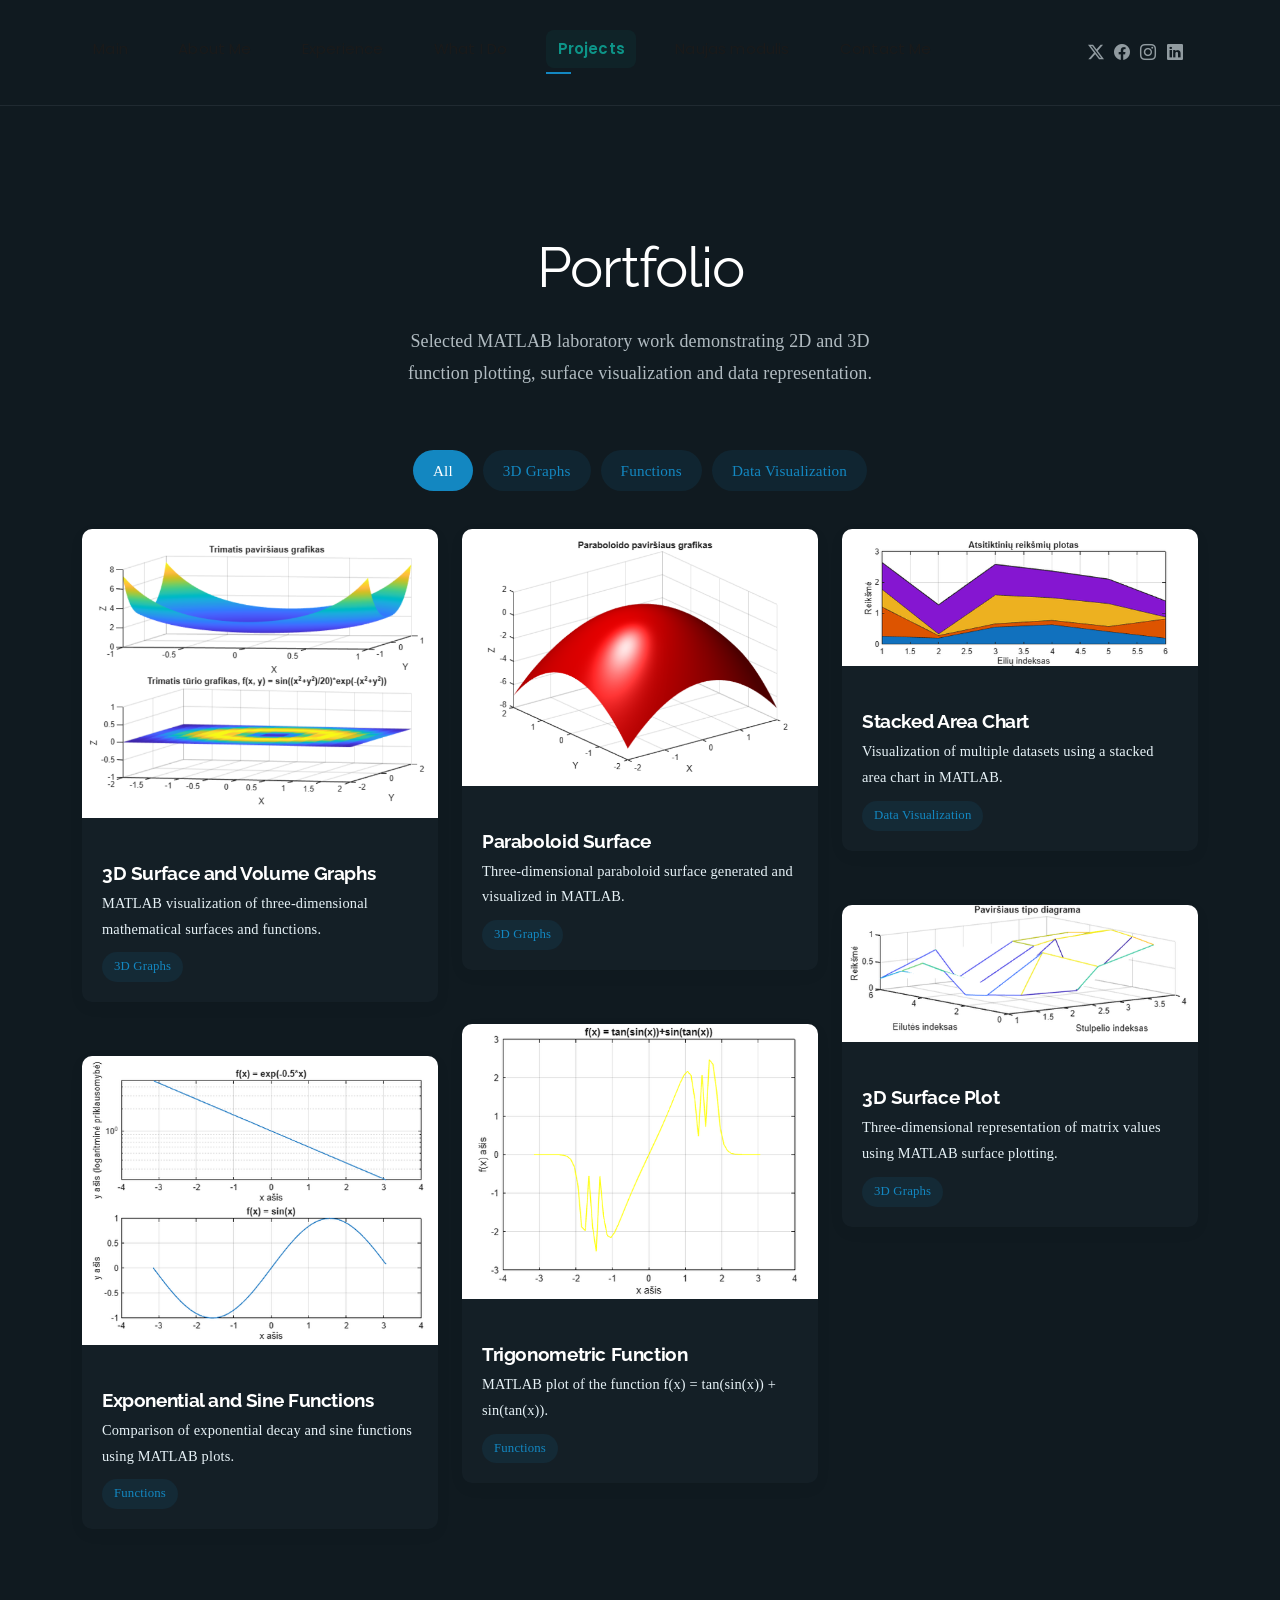
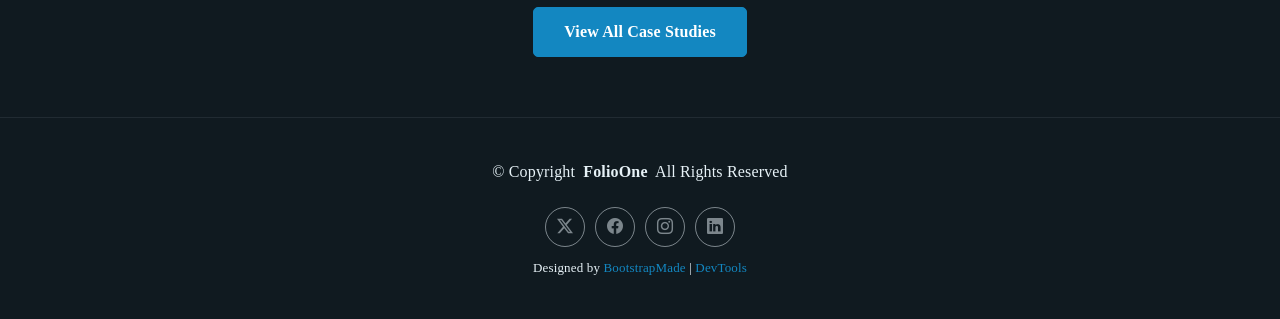
<file: portfolio.html>
<!DOCTYPE html>
<html lang="en">

<head>
  <meta charset="utf-8">
  <meta content="width=device-width, initial-scale=1.0" name="viewport">
  <title>Portfolio - FolioOne Bootstrap Template</title>
  <meta name="description" content="">
  <meta name="keywords" content="">

  <!-- Favicons -->
  <link href="assets/img/favicon.png" rel="icon">
  <link href="assets/img/apple-touch-icon.png" rel="apple-touch-icon">

  <!-- Fonts -->
  <link href="https://fonts.googleapis.com" rel="preconnect">
  <link href="https://fonts.gstatic.com" rel="preconnect" crossorigin>
  <link href="https://fonts.googleapis.com/css2?family=Roboto:ital,wght@0,100;0,300;0,400;0,500;0,700;0,900;1,100;1,300;1,400;1,500;1,700;1,900&family=Poppins:ital,wght@0,100;0,200;0,300;0,400;0,500;0,600;0,700;0,800;0,900;1,100;1,200;1,300;1,400;1,500;1,600;1,700;1,800;1,900&family=Raleway:ital,wght@0,100;0,200;0,300;0,400;0,500;0,600;0,700;0,800;0,900;1,100;1,200;1,300;1,400;1,500;1,600;1,700;1,800;1,900&display=swap" rel="stylesheet">

  <!-- Vendor CSS Files -->
  <link href="assets/vendor/bootstrap/css/bootstrap.min.css" rel="stylesheet">
  <link href="assets/vendor/bootstrap-icons/bootstrap-icons.css" rel="stylesheet">
  <link href="assets/vendor/aos/aos.css" rel="stylesheet">
  <link href="assets/vendor/swiper/swiper-bundle.min.css" rel="stylesheet">
  <link href="assets/vendor/glightbox/css/glightbox.min.css" rel="stylesheet">

  <!-- Main CSS File -->
  <link href="assets/css/main.css" rel="stylesheet">
  <link href="assets/css/custom.css" rel="stylesheet">

  <!-- =======================================================
  * Template Name: FolioOne
  * Template URL: https://bootstrapmade.com/folioone-bootstrap-portfolio-website-template/
  * Updated: Aug 23 2025 with Bootstrap v5.3.7
  * Author: BootstrapMade.com
  * License: https://bootstrapmade.com/license/
  ======================================================== -->
</head>

<body class="portfolio-page">

  <header id="header" class="header d-flex align-items-center light-background sticky-top">
    <div class="container position-relative d-flex align-items-center justify-content-between">

      <!-- <a href="index.html" class="logo d-flex align-items-center me-auto me-xl-0">
      <img src="assets/img/logo.webp" alt="FolioOne logo">
      <h1 class="sitename">FolioOne</h1> 
    </a> -->

      <nav id="navmenu" class="navmenu">
        <ul>
          <li><a href="index.html">Main</a></li>
          <li><a href="about.html">About Me</a></li>
          <li><a href="resume.html">Experience</a></li>
          <li><a href="services.html">What I Do</a></li>
          <li><a href="portfolio.html" class="active">Projects</a></li>
          <li><a href="LD_10.html">Naujas modulis</a></li>
          <li><a href="contact.html">Contact Me</a></li>
        </ul>
        <i class="mobile-nav-toggle d-xl-none bi bi-list"></i>
      </nav>

      <div class="header-social-links">
        <a href="#" class="twitter"><i class="bi bi-twitter-x"></i></a>
        <a href="#" class="facebook"><i class="bi bi-facebook"></i></a>
        <a href="#" class="instagram"><i class="bi bi-instagram"></i></a>
        <a href="#" class="linkedin"><i class="bi bi-linkedin"></i></a>
      </div>

    </div>
  </header>

  <main class="main">

    <!-- Portfolio Section -->
    <section id="portfolio" class="portfolio section">

      <!-- Section Title -->
      <div class="container section-title" data-aos="fade-up">
        <h2>Portfolio</h2>
        <p>Selected MATLAB laboratory work demonstrating 2D and 3D function plotting, surface visualization and data representation.</p>
      </div><!-- End Section Title -->

      <div class="container" data-aos="fade-up" data-aos-delay="100">

        <div class="isotope-layout" data-default-filter="*" data-layout="masonry" data-sort="original-order">
          <ul class="portfolio-filters isotope-filters" data-aos="fade-up" data-aos-delay="200">
            <li data-filter="*" class="filter-active">All</li>
            <li data-filter=".filter-3d-graphs">3D Graphs</li>
            <li data-filter=".filter-functions">Functions</li>
            <li data-filter=".filter-data-visualization">Data Visualization</li>
          </ul><!-- End Portfolio Filters -->

          <div class="row gy-4 isotope-container" data-aos="fade-up" data-aos-delay="300">
            <div class="col-lg-4 col-md-6 portfolio-item isotope-item filter-3d-graphs">
              <div class="portfolio-card">
                <div class="portfolio-img">
                  <img src="assets/img/portfolio/graph_1.png" alt="MATLAB 3D surface and volume graph" class="img-fluid">
                  <div class="portfolio-overlay">
                    <a href="assets/img/portfolio/graph_1.png" class="glightbox portfolio-lightbox"><i class="bi bi-plus"></i></a>
                    <a href="#" class="portfolio-details-link"><i class="bi bi-link"></i></a>
                  </div>
                </div>
                <div class="portfolio-info">
                  <h4>3D Surface and Volume Graphs</h4>
                  <p>MATLAB visualization of three-dimensional mathematical surfaces and functions.</p>
                  <div class="portfolio-tags">
                    <span>3D Graphs</span>
                  </div>
                </div>
              </div>
            </div>

            <div class="col-lg-4 col-md-6 portfolio-item isotope-item filter-3d-graphs">
              <div class="portfolio-card">
                <div class="portfolio-img">
                  <img src="assets/img/portfolio/graph_2.png" alt="MATLAB paraboloid surface graph" class="img-fluid">
                  <div class="portfolio-overlay">
                    <a href="assets/img/portfolio/graph_2.png" class="glightbox portfolio-lightbox"><i class="bi bi-plus"></i></a>
                    <a href="#" class="portfolio-details-link"><i class="bi bi-link"></i></a>
                  </div>
                </div>
                <div class="portfolio-info">
                  <h4>Paraboloid Surface</h4>
                  <p>Three-dimensional paraboloid surface generated and visualized in MATLAB.</p>
                  <div class="portfolio-tags">
                    <span>3D Graphs</span>
                  </div>
                </div>
              </div>
            </div>

            <div class="col-lg-4 col-md-6 portfolio-item isotope-item filter-data-visualization">
              <div class="portfolio-card">
                <div class="portfolio-img">
                  <img src="assets/img/portfolio/graph_3.png" alt="MATLAB stacked area chart" class="img-fluid">
                  <div class="portfolio-overlay">
                    <a href="assets/img/portfolio/graph_3.png" class="glightbox portfolio-lightbox"><i class="bi bi-plus"></i></a>
                    <a href="#" class="portfolio-details-link"><i class="bi bi-link"></i></a>
                  </div>
                </div>
                <div class="portfolio-info">
                  <h4>Stacked Area Chart</h4>
                  <p>Visualization of multiple datasets using a stacked area chart in MATLAB.</p>
                  <div class="portfolio-tags">
                    <span>Data Visualization</span>
                  </div>
                </div>
              </div>
            </div>

            <div class="col-lg-4 col-md-6 portfolio-item isotope-item filter-3d-graphs">
              <div class="portfolio-card">
                <div class="portfolio-img">
                  <img src="assets/img/portfolio/graph_4.png" alt="MATLAB 3D surface plot" class="img-fluid">
                  <div class="portfolio-overlay">
                    <a href="assets/img/portfolio/graph_4.png" class="glightbox portfolio-lightbox"><i class="bi bi-plus"></i></a>
                    <a href="#" class="portfolio-details-link"><i class="bi bi-link"></i></a>
                  </div>
                </div>
                <div class="portfolio-info">
                  <h4>3D Surface Plot</h4>
                  <p>Three-dimensional representation of matrix values using MATLAB surface plotting.</p>
                  <div class="portfolio-tags">
                    <span>3D Graphs</span>
                  </div>
                </div>
              </div>
            </div>

            <div class="col-lg-4 col-md-6 portfolio-item isotope-item filter-functions">
              <div class="portfolio-card">
                <div class="portfolio-img">
                  <img src="assets/img/portfolio/graph_5.png" alt="MATLAB trigonometric function graph" class="img-fluid">
                  <div class="portfolio-overlay">
                    <a href="assets/img/portfolio/graph_5.png" class="glightbox portfolio-lightbox"><i class="bi bi-plus"></i></a>
                    <a href="#" class="portfolio-details-link"><i class="bi bi-link"></i></a>
                  </div>
                </div>
                <div class="portfolio-info">
                  <h4>Trigonometric Function</h4>
                  <p>MATLAB plot of the function f(x) = tan(sin(x)) + sin(tan(x)).</p>
                  <div class="portfolio-tags">
                    <span>Functions</span>
                  </div>
                </div>
              </div>
            </div>

            <div class="col-lg-4 col-md-6 portfolio-item isotope-item filter-functions">
              <div class="portfolio-card">
                <div class="portfolio-img">
                  <img src="assets/img/portfolio/graph_6.png" alt="MATLAB exponential and sine function comparison graph" class="img-fluid">
                  <div class="portfolio-overlay">
                    <a href="assets/img/portfolio/graph_6.png" class="glightbox portfolio-lightbox"><i class="bi bi-plus"></i></a>
                    <a href="#" class="portfolio-details-link"><i class="bi bi-link"></i></a>
                  </div>
                </div>
                <div class="portfolio-info">
                  <h4>Exponential and Sine Functions</h4>
                  <p>Comparison of exponential decay and sine functions using MATLAB plots.</p>
                  <div class="portfolio-tags">
                    <span>Functions</span>
                  </div>
                </div>
              </div>
            </div>
          </div><!-- End Portfolio Items Container -->

        </div>

        <div class="text-center mt-5" data-aos="fade-up" data-aos-delay="400">
          <a href="#portfolio" class="btn btn-primary">View All Case Studies</a>
        </div>

      </div>

    </section><!-- /Portfolio Section -->

  </main>

  <footer id="footer" class="footer">

    <div class="container">
      <div class="copyright text-center ">
        <p>© <span>Copyright</span> <strong class="px-1 sitename">FolioOne</strong> <span>All Rights Reserved<br></span></p>
      </div>
      <div class="social-links d-flex justify-content-center">
        <a href=""><i class="bi bi-twitter-x"></i></a>
        <a href=""><i class="bi bi-facebook"></i></a>
        <a href=""><i class="bi bi-instagram"></i></a>
        <a href=""><i class="bi bi-linkedin"></i></a>
      </div>
      <div class="credits">
        <!-- All the links in the footer should remain intact. -->
        <!-- You can delete the links only if you've purchased the pro version. -->
        <!-- Licensing information: https://bootstrapmade.com/license/ -->
        <!-- Purchase the pro version with working PHP/AJAX contact form: [buy-url] -->
        Designed by <a href="https://bootstrapmade.com/">BootstrapMade</a> | <a href="https://bootstrapmade.com/tools/">DevTools</a>
      </div>
    </div>

  </footer>

  <!-- Scroll Top -->
  <a href="#" id="scroll-top" class="scroll-top d-flex align-items-center justify-content-center"><i class="bi bi-arrow-up-short"></i></a>

  <!-- Preloader -->
  <div id="preloader"></div>

  <!-- Vendor JS Files -->
  <script src="assets/vendor/bootstrap/js/bootstrap.bundle.min.js"></script>
  <script src="assets/vendor/php-email-form/validate.js"></script>
  <script src="assets/vendor/aos/aos.js"></script>
  <script src="assets/vendor/typed.js/typed.umd.js"></script>
  <script src="assets/vendor/waypoints/noframework.waypoints.js"></script>
  <script src="assets/vendor/purecounter/purecounter_vanilla.js"></script>
  <script src="assets/vendor/swiper/swiper-bundle.min.js"></script>
  <script src="assets/vendor/imagesloaded/imagesloaded.pkgd.min.js"></script>
  <script src="assets/vendor/isotope-layout/isotope.pkgd.min.js"></script>
  <script src="assets/vendor/glightbox/js/glightbox.min.js"></script>

  <!-- Main JS File -->
  <script src="assets/js/main.js"></script>

</body>

</html>
</file>
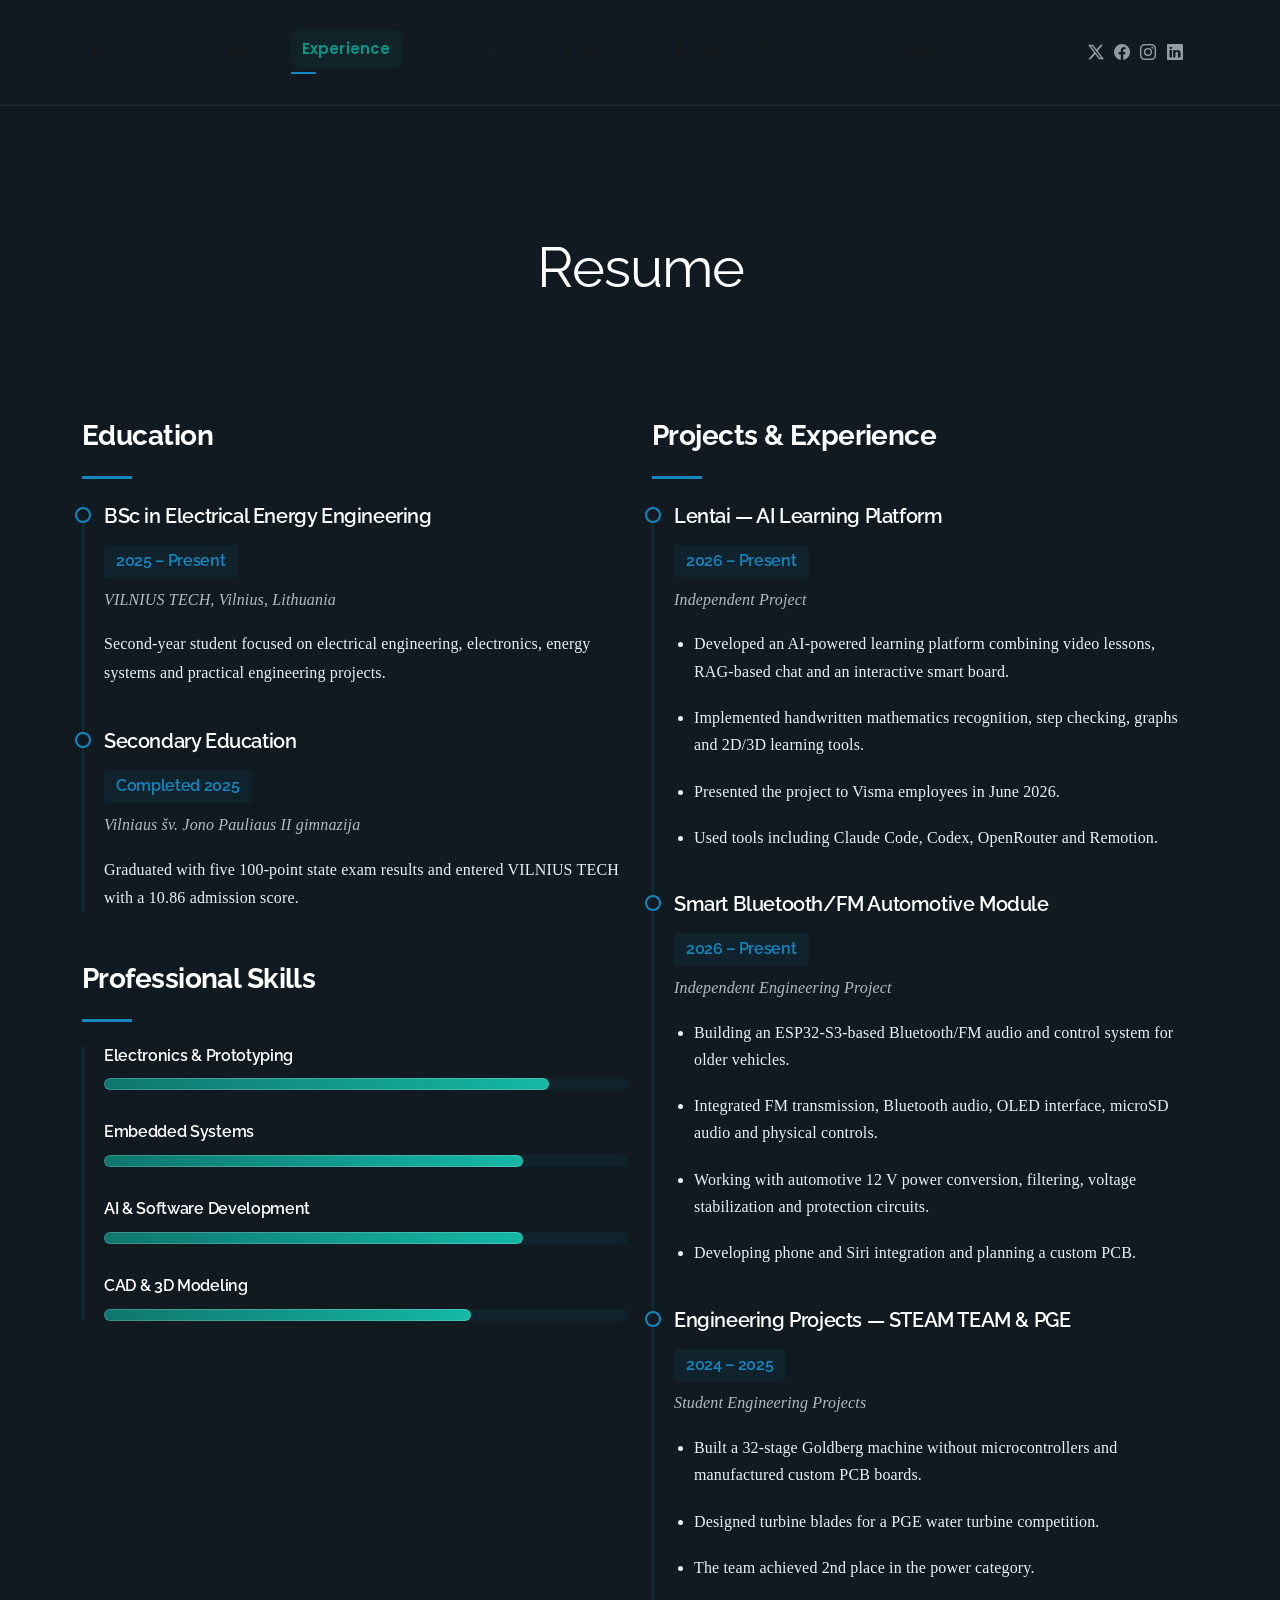
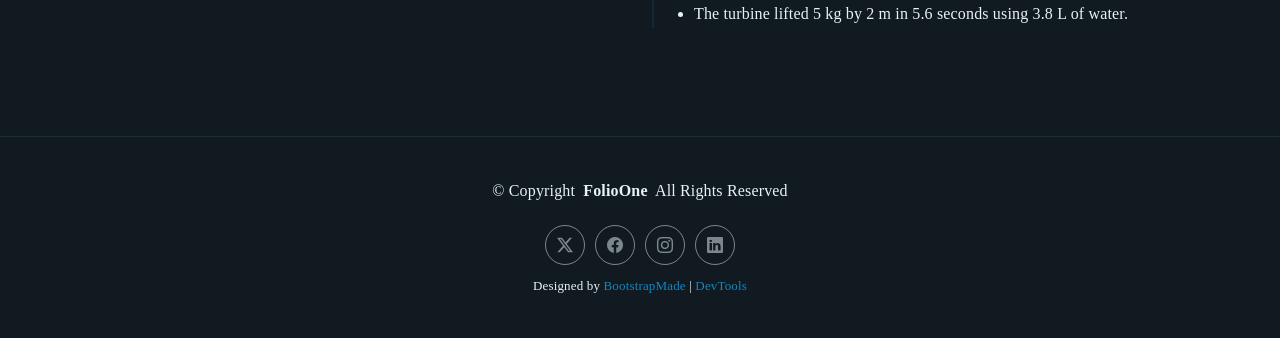
<file: resume.html>
<!DOCTYPE html>
<html lang="en">

<head>
  <meta charset="utf-8">
  <meta content="width=device-width, initial-scale=1.0" name="viewport">
  <title>Resume - FolioOne Bootstrap Template</title>
  <meta name="description" content="">
  <meta name="keywords" content="">

  <!-- Favicons -->
  <link href="assets/img/favicon.png" rel="icon">
  <link href="assets/img/apple-touch-icon.png" rel="apple-touch-icon">

  <!-- Fonts -->
  <link href="https://fonts.googleapis.com" rel="preconnect">
  <link href="https://fonts.gstatic.com" rel="preconnect" crossorigin>
  <link href="https://fonts.googleapis.com/css2?family=Roboto:ital,wght@0,100;0,300;0,400;0,500;0,700;0,900;1,100;1,300;1,400;1,500;1,700;1,900&family=Poppins:ital,wght@0,100;0,200;0,300;0,400;0,500;0,600;0,700;0,800;0,900;1,100;1,200;1,300;1,400;1,500;1,600;1,700;1,800;1,900&family=Raleway:ital,wght@0,100;0,200;0,300;0,400;0,500;0,600;0,700;0,800;0,900;1,100;1,200;1,300;1,400;1,500;1,600;1,700;1,800;1,900&display=swap" rel="stylesheet">

  <!-- Vendor CSS Files -->
  <link href="assets/vendor/bootstrap/css/bootstrap.min.css" rel="stylesheet">
  <link href="assets/vendor/bootstrap-icons/bootstrap-icons.css" rel="stylesheet">
  <link href="assets/vendor/aos/aos.css" rel="stylesheet">
  <link href="assets/vendor/swiper/swiper-bundle.min.css" rel="stylesheet">
  <link href="assets/vendor/glightbox/css/glightbox.min.css" rel="stylesheet">

  <!-- Main CSS File -->
  <link href="assets/css/main.css" rel="stylesheet">
  <link href="assets/css/custom.css" rel="stylesheet">

  <!-- =======================================================
  * Template Name: FolioOne
  * Template URL: https://bootstrapmade.com/folioone-bootstrap-portfolio-website-template/
  * Updated: Aug 23 2025 with Bootstrap v5.3.7
  * Author: BootstrapMade.com
  * License: https://bootstrapmade.com/license/
  ======================================================== -->
</head>

<body class="resume-page">

  <header id="header" class="header d-flex align-items-center light-background sticky-top">
    <div class="container position-relative d-flex align-items-center justify-content-between">

      <!-- <a href="index.html" class="logo d-flex align-items-center me-auto me-xl-0">
      <img src="assets/img/logo.webp" alt="FolioOne logo">
      <h1 class="sitename">FolioOne</h1> 
    </a> -->

      <nav id="navmenu" class="navmenu">
        <ul>
          <li><a href="index.html">Main</a></li>
          <li><a href="about.html">About Me</a></li>
          <li><a href="resume.html" class="active">Experience</a></li>
          <li><a href="services.html">What I Do</a></li>
          <li><a href="portfolio.html">Projects</a></li>
          <li><a href="LD_10.html">Naujas modulis</a></li>
          <li><a href="contact.html">Contact Me</a></li>
        </ul>
        <i class="mobile-nav-toggle d-xl-none bi bi-list"></i>
      </nav>

      <div class="header-social-links">
        <a href="#" class="twitter"><i class="bi bi-twitter-x"></i></a>
        <a href="#" class="facebook"><i class="bi bi-facebook"></i></a>
        <a href="#" class="instagram"><i class="bi bi-instagram"></i></a>
        <a href="#" class="linkedin"><i class="bi bi-linkedin"></i></a>
      </div>

    </div>
  </header>

  <main class="main">

    <!-- Resume Section -->
    <section id="resume" class="resume section">

      <!-- Section Title -->
      <div class="container section-title" data-aos="fade-up">
        <h2>Resume</h2>
      </div><!-- End Section Title -->

      <div class="container" data-aos="fade-up" data-aos-delay="100">

        <div class="row">
          <div class="col-lg-6">

            <!-- Education Section -->
            <div class="resume-item" data-aos="fade-up">
              <h3 class="resume-title">Education</h3>

              <div class="resume-content">
                <article class="education-item">
                  <h4>BSc in Electrical Energy Engineering</h4>
                  <h5>2025 – Present</h5>
                  <p class="institution"><em>VILNIUS TECH, Vilnius, Lithuania</em></p>
                  <p>Second-year student focused on electrical engineering, electronics, energy systems and practical engineering projects.</p>
                </article>

                <article class="education-item">
                  <h4>Secondary Education</h4>
                  <h5>Completed 2025</h5>
                  <p class="institution"><em>Vilniaus šv. Jono Pauliaus II gimnazija</em></p>
                  <p>Graduated with five 100-point state exam results and entered VILNIUS TECH with a 10.86 admission score.</p>
                </article>
              </div>
            </div><!-- End Education Section -->

            <!-- Professional Skills Section -->
            <div class="resume-item skills-animation" data-aos="fade-up">
              <h3 class="resume-title">Professional Skills</h3>

              <div class="resume-content">
                <div class="skill-item">
                  <h4>Electronics &amp; Prototyping</h4>
                  <div class="progress">
                    <div class="progress-bar" role="progressbar" aria-valuenow="85" aria-valuemin="0" aria-valuemax="100"></div>
                  </div>
                </div>

                <div class="skill-item">
                  <h4>Embedded Systems</h4>
                  <div class="progress">
                    <div class="progress-bar" role="progressbar" aria-valuenow="80" aria-valuemin="0" aria-valuemax="100"></div>
                  </div>
                </div>

                <div class="skill-item">
                  <h4>AI &amp; Software Development</h4>
                  <div class="progress">
                    <div class="progress-bar" role="progressbar" aria-valuenow="80" aria-valuemin="0" aria-valuemax="100"></div>
                  </div>
                </div>

                <div class="skill-item">
                  <h4>CAD &amp; 3D Modeling</h4>
                  <div class="progress">
                    <div class="progress-bar" role="progressbar" aria-valuenow="70" aria-valuemin="0" aria-valuemax="100"></div>
                  </div>
                </div>
              </div>
            </div><!-- End Professional Skills Section -->
          </div>

          <div class="col-lg-6">
            <!-- Experience Section -->
            <div class="resume-item" data-aos="fade-up" data-aos-delay="100">
              <h3 class="resume-title">Projects &amp; Experience</h3>

              <div class="resume-content">
                <article class="experience-item">
                  <h4>Lentai — AI Learning Platform</h4>
                  <h5>2026 – Present</h5>
                  <p class="company"><em>Independent Project</em></p>
                  <ul>
                    <li>Developed an AI-powered learning platform combining video lessons, RAG-based chat and an interactive smart board.</li>
                    <li>Implemented handwritten mathematics recognition, step checking, graphs and 2D/3D learning tools.</li>
                    <li>Presented the project to Visma employees in June 2026.</li>
                    <li>Used tools including Claude Code, Codex, OpenRouter and Remotion.</li>
                  </ul>
                </article>

                <article class="experience-item">
                  <h4>Smart Bluetooth/FM Automotive Module</h4>
                  <h5>2026 – Present</h5>
                  <p class="company"><em>Independent Engineering Project</em></p>
                  <ul>
                    <li>Building an ESP32-S3-based Bluetooth/FM audio and control system for older vehicles.</li>
                    <li>Integrated FM transmission, Bluetooth audio, OLED interface, microSD audio and physical controls.</li>
                    <li>Working with automotive 12 V power conversion, filtering, voltage stabilization and protection circuits.</li>
                    <li>Developing phone and Siri integration and planning a custom PCB.</li>
                  </ul>
                </article>

                <article class="experience-item">
                  <h4>Engineering Projects — STEAM TEAM &amp; PGE</h4>
                  <h5>2024 – 2025</h5>
                  <p class="company"><em>Student Engineering Projects</em></p>
                  <ul>
                    <li>Built a 32-stage Goldberg machine without microcontrollers and manufactured custom PCB boards.</li>
                    <li>Designed turbine blades for a PGE water turbine competition.</li>
                    <li>The team achieved 2nd place in the power category.</li>
                    <li>The turbine lifted 5 kg by 2 m in 5.6 seconds using 3.8 L of water.</li>
                  </ul>
                </article>
              </div>
            </div><!-- End Experience Section -->
          </div>
        </div>

      </div>

    </section><!-- /Resume Section -->

  </main>

  <footer id="footer" class="footer">

    <div class="container">
      <div class="copyright text-center ">
        <p>© <span>Copyright</span> <strong class="px-1 sitename">FolioOne</strong> <span>All Rights Reserved<br></span></p>
      </div>
      <div class="social-links d-flex justify-content-center">
        <a href=""><i class="bi bi-twitter-x"></i></a>
        <a href=""><i class="bi bi-facebook"></i></a>
        <a href=""><i class="bi bi-instagram"></i></a>
        <a href=""><i class="bi bi-linkedin"></i></a>
      </div>
      <div class="credits">
        <!-- All the links in the footer should remain intact. -->
        <!-- You can delete the links only if you've purchased the pro version. -->
        <!-- Licensing information: https://bootstrapmade.com/license/ -->
        <!-- Purchase the pro version with working PHP/AJAX contact form: [buy-url] -->
        Designed by <a href="https://bootstrapmade.com/">BootstrapMade</a> | <a href="https://bootstrapmade.com/tools/">DevTools</a>
      </div>
    </div>

  </footer>

  <!-- Scroll Top -->
  <a href="#" id="scroll-top" class="scroll-top d-flex align-items-center justify-content-center"><i class="bi bi-arrow-up-short"></i></a>

  <!-- Preloader -->
  <div id="preloader"></div>

  <!-- Vendor JS Files -->
  <script src="assets/vendor/bootstrap/js/bootstrap.bundle.min.js"></script>
  <script src="assets/vendor/php-email-form/validate.js"></script>
  <script src="assets/vendor/aos/aos.js"></script>
  <script src="assets/vendor/typed.js/typed.umd.js"></script>
  <script src="assets/vendor/waypoints/noframework.waypoints.js"></script>
  <script src="assets/vendor/purecounter/purecounter_vanilla.js"></script>
  <script src="assets/vendor/swiper/swiper-bundle.min.js"></script>
  <script src="assets/vendor/imagesloaded/imagesloaded.pkgd.min.js"></script>
  <script src="assets/vendor/isotope-layout/isotope.pkgd.min.js"></script>
  <script src="assets/vendor/glightbox/js/glightbox.min.js"></script>

  <!-- Main JS File -->
  <script src="assets/js/main.js"></script>

</body>

</html>
</file>
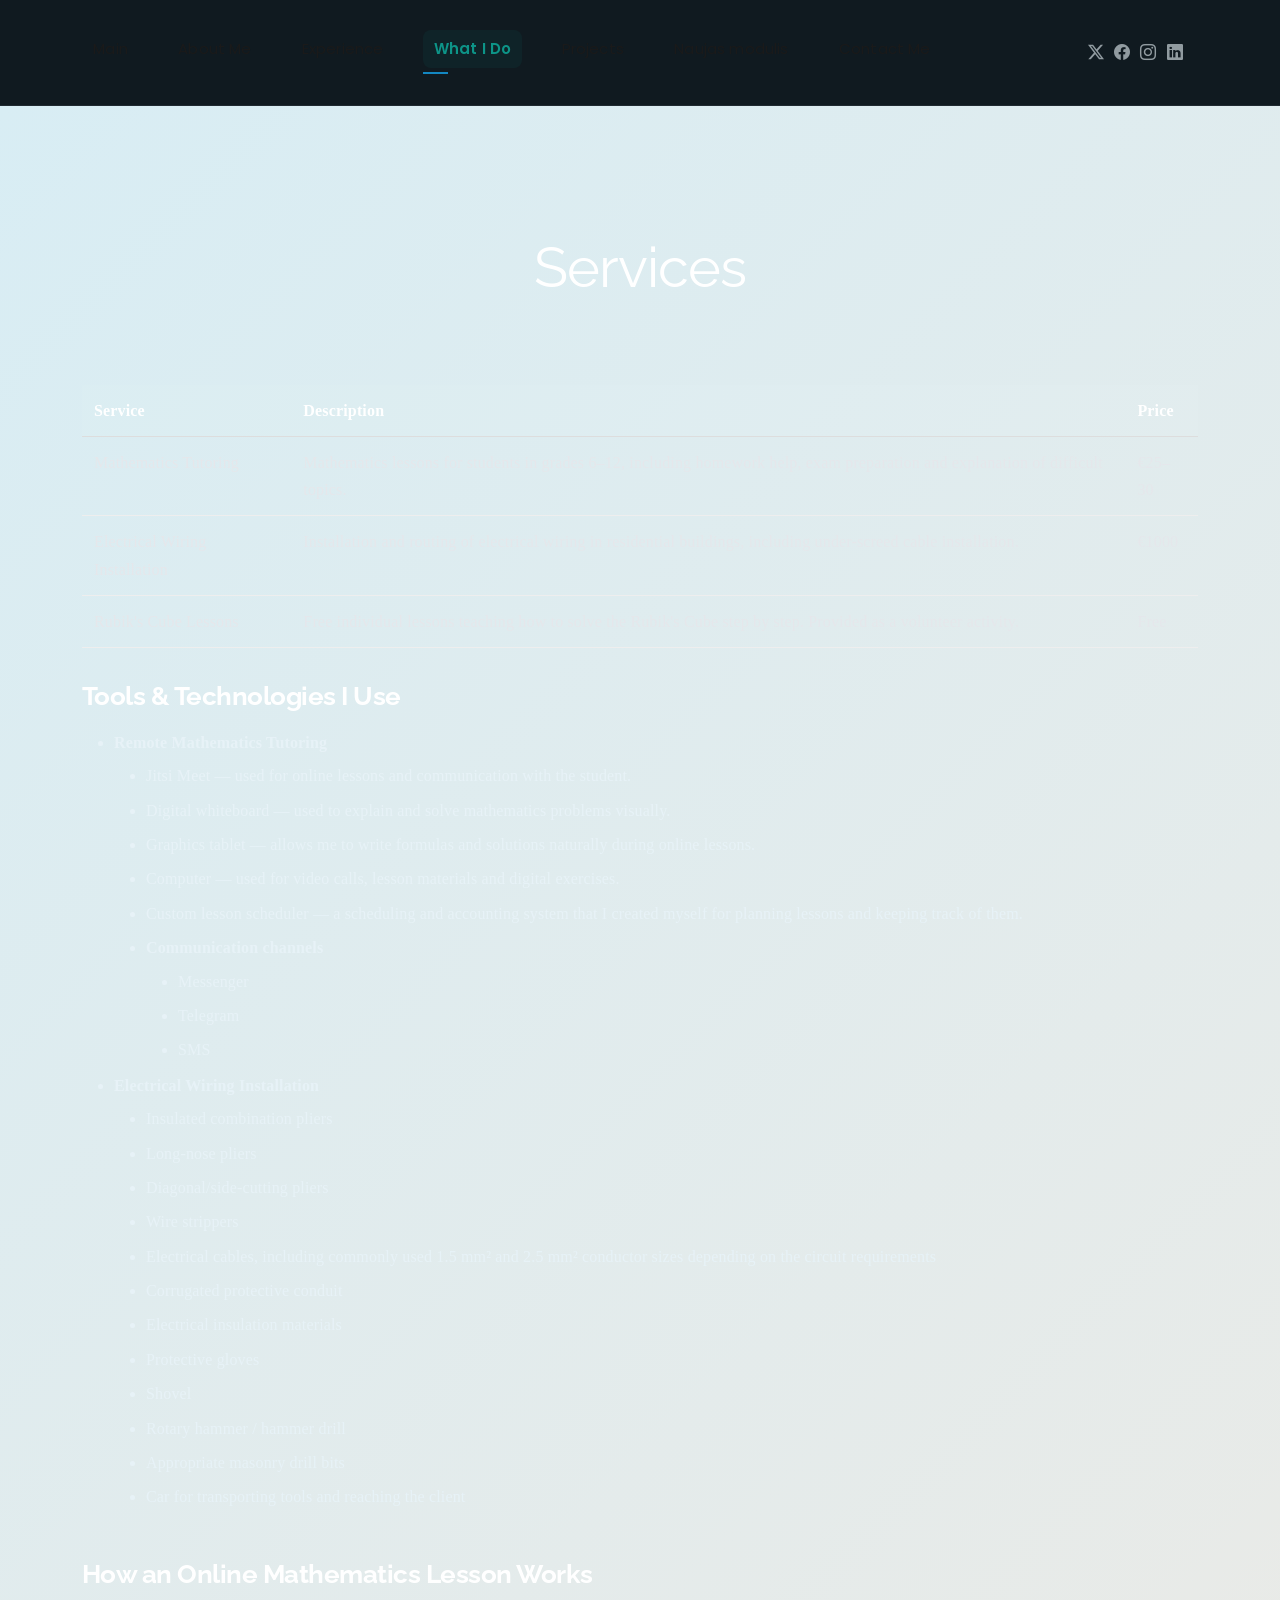
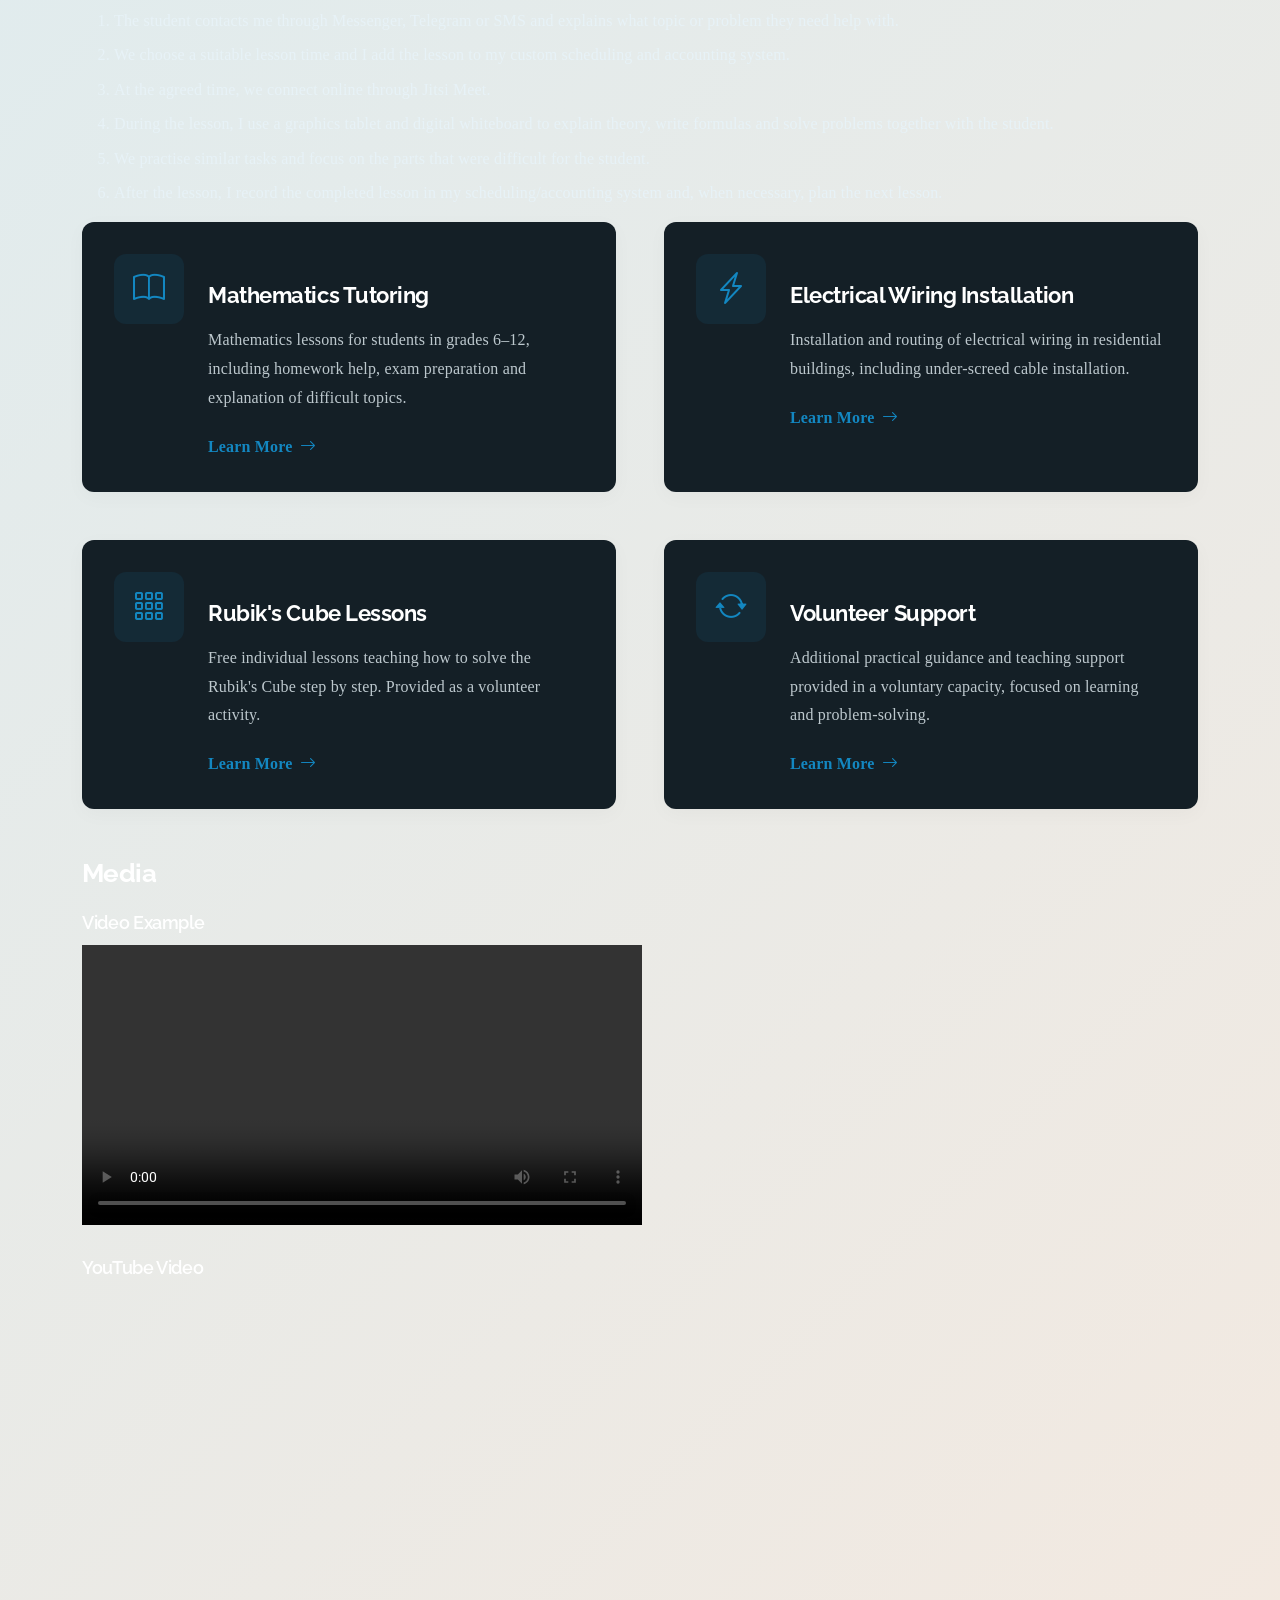
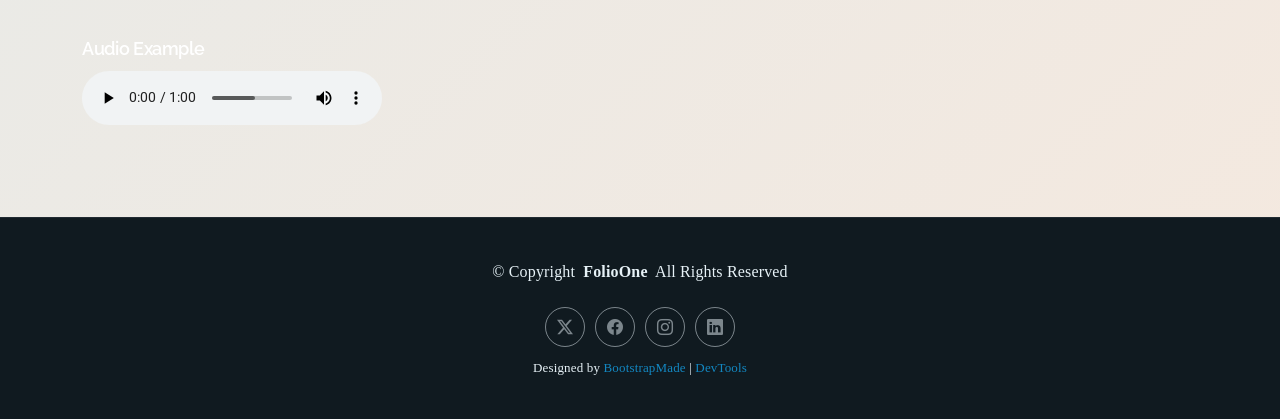
<file: services.html>
<!DOCTYPE html>
<html lang="en">

<head>
  <meta charset="utf-8">
  <meta content="width=device-width, initial-scale=1.0" name="viewport">
  <title>Services - FolioOne Bootstrap Template</title>
  <meta name="description" content="">
  <meta name="keywords" content="">

  <!-- Favicons -->
  <link href="assets/img/favicon.png" rel="icon">
  <link href="assets/img/apple-touch-icon.png" rel="apple-touch-icon">

  <!-- Fonts -->
  <link href="https://fonts.googleapis.com" rel="preconnect">
  <link href="https://fonts.gstatic.com" rel="preconnect" crossorigin>
  <link href="https://fonts.googleapis.com/css2?family=Roboto:ital,wght@0,100;0,300;0,400;0,500;0,700;0,900;1,100;1,300;1,400;1,500;1,700;1,900&family=Poppins:ital,wght@0,100;0,200;0,300;0,400;0,500;0,600;0,700;0,800;0,900;1,100;1,200;1,300;1,400;1,500;1,600;1,700;1,800;1,900&family=Raleway:ital,wght@0,100;0,200;0,300;0,400;0,500;0,600;0,700;0,800;0,900;1,100;1,200;1,300;1,400;1,500;1,600;1,700;1,800;1,900&display=swap" rel="stylesheet">

  <!-- Vendor CSS Files -->
  <link href="assets/vendor/bootstrap/css/bootstrap.min.css" rel="stylesheet">
  <link href="assets/vendor/bootstrap-icons/bootstrap-icons.css" rel="stylesheet">
  <link href="assets/vendor/aos/aos.css" rel="stylesheet">
  <link href="assets/vendor/swiper/swiper-bundle.min.css" rel="stylesheet">
  <link href="assets/vendor/glightbox/css/glightbox.min.css" rel="stylesheet">

  <!-- Main CSS File -->
  <link href="assets/css/main.css" rel="stylesheet">
  <link href="assets/css/custom.css" rel="stylesheet">

  <!-- =======================================================
  * Template Name: FolioOne
  * Template URL: https://bootstrapmade.com/folioone-bootstrap-portfolio-website-template/
  * Updated: Aug 23 2025 with Bootstrap v5.3.7
  * Author: BootstrapMade.com
  * License: https://bootstrapmade.com/license/
  ======================================================== -->
</head>

<body class="services-page">

  <header id="header" class="header d-flex align-items-center light-background sticky-top">
    <div class="container position-relative d-flex align-items-center justify-content-between">

      <!-- <a href="index.html" class="logo d-flex align-items-center me-auto me-xl-0">
      <img src="assets/img/logo.webp" alt="FolioOne logo">
      <h1 class="sitename">FolioOne</h1> 
    </a> -->

      <nav id="navmenu" class="navmenu">
        <ul>
          <li><a href="index.html">Main</a></li>
          <li><a href="about.html">About Me</a></li>
          <li><a href="resume.html">Experience</a></li>
          <li><a href="services.html" class="active">What I Do</a></li>
          <li><a href="portfolio.html">Projects</a></li>
          <li><a href="LD_10.html">Naujas modulis</a></li>
          <li><a href="contact.html">Contact Me</a></li>
        </ul>
        <i class="mobile-nav-toggle d-xl-none bi bi-list"></i>
      </nav>

      <div class="header-social-links">
        <a href="#" class="twitter"><i class="bi bi-twitter-x"></i></a>
        <a href="#" class="facebook"><i class="bi bi-facebook"></i></a>
        <a href="#" class="instagram"><i class="bi bi-instagram"></i></a>
        <a href="#" class="linkedin"><i class="bi bi-linkedin"></i></a>
      </div>

    </div>
  </header>

  <main class="main">

    <!-- Services Section -->
    <section id="services" class="services section">

      <!-- Section Title -->
      <div class="container section-title" data-aos="fade-up">
        <h2>Services</h2>
      </div><!-- End Section Title -->

      <div class="container" data-aos="fade-up" data-aos-delay="100">

        <table aria-label="Services table" style="width: 100%; margin-bottom: 2rem; border-collapse: collapse;">
          <thead>
            <tr>
              <th scope="col" style="text-align: left; padding: 0.75rem; border-bottom: 1px solid #ddd;">Service</th>
              <th scope="col" style="text-align: left; padding: 0.75rem; border-bottom: 1px solid #ddd;">Description</th>
              <th scope="col" style="text-align: left; padding: 0.75rem; border-bottom: 1px solid #ddd;">Price</th>
            </tr>
          </thead>
          <tbody>
            <tr>
              <td style="padding: 0.75rem; border-bottom: 1px solid #eee;">Mathematics Tutoring</td>
              <td style="padding: 0.75rem; border-bottom: 1px solid #eee;">Mathematics lessons for students in grades 6–12, including homework help, exam preparation and explanation of difficult topics.</td>
              <td style="padding: 0.75rem; border-bottom: 1px solid #eee;">€25–30</td>
            </tr>
            <tr>
              <td style="padding: 0.75rem; border-bottom: 1px solid #eee;">Electrical Wiring Installation</td>
              <td style="padding: 0.75rem; border-bottom: 1px solid #eee;">Installation and routing of electrical wiring in residential buildings, including under-screed cable installation.</td>
              <td style="padding: 0.75rem; border-bottom: 1px solid #eee;">€1000</td>
            </tr>
            <tr>
              <td style="padding: 0.75rem; border-bottom: 1px solid #eee;">Rubik's Cube Lessons</td>
              <td style="padding: 0.75rem; border-bottom: 1px solid #eee;">Free individual lessons teaching how to solve the Rubik's Cube step by step. Provided as a volunteer activity.</td>
              <td style="padding: 0.75rem; border-bottom: 1px solid #eee;">Free</td>
            </tr>
          </tbody>
        </table>

        <div class="mt-4">
          <h3>Tools &amp; Technologies I Use</h3>
          <ul>
            <li><strong>Remote Mathematics Tutoring</strong>
              <ul>
                <li>Jitsi Meet — used for online lessons and communication with the student.</li>
                <li>Digital whiteboard — used to explain and solve mathematics problems visually.</li>
                <li>Graphics tablet — allows me to write formulas and solutions naturally during online lessons.</li>
                <li>Computer — used for video calls, lesson materials and digital exercises.</li>
                <li>Custom lesson scheduler — a scheduling and accounting system that I created myself for planning lessons and keeping track of them.</li>
                <li><strong>Communication channels</strong>
                  <ul>
                    <li>Messenger</li>
                    <li>Telegram</li>
                    <li>SMS</li>
                  </ul>
                </li>
              </ul>
            </li>
            <li><strong>Electrical Wiring Installation</strong>
              <ul>
                <li>Insulated combination pliers</li>
                <li>Long-nose pliers</li>
                <li>Diagonal/side-cutting pliers</li>
                <li>Wire strippers</li>
                <li>Electrical cables, including commonly used 1.5 mm² and 2.5 mm² conductor sizes depending on the circuit requirements</li>
                <li>Corrugated protective conduit</li>
                <li>Electrical insulation materials</li>
                <li>Protective gloves</li>
                <li>Shovel</li>
                <li>Rotary hammer / hammer drill</li>
                <li>Appropriate masonry drill bits</li>
                <li>Car for transporting tools and reaching the client</li>
              </ul>
            </li>
          </ul>
        </div>

        <div class="mt-5">
          <h3>How an Online Mathematics Lesson Works</h3>
          <ol>
            <li>The student contacts me through Messenger, Telegram or SMS and explains what topic or problem they need help with.</li>
            <li>We choose a suitable lesson time and I add the lesson to my custom scheduling and accounting system.</li>
            <li>At the agreed time, we connect online through Jitsi Meet.</li>
            <li>During the lesson, I use a graphics tablet and digital whiteboard to explain theory, write formulas and solve problems together with the student.</li>
            <li>We practise similar tasks and focus on the parts that were difficult for the student.</li>
            <li>After the lesson, I record the completed lesson in my scheduling/accounting system and, when necessary, plan the next lesson.</li>
          </ol>
        </div>

        <div class="row justify-content-center g-5">

          <div class="col-md-6" data-aos="fade-right" data-aos-delay="100">
            <div class="service-item">
              <div class="service-icon">
                <i class="bi bi-book"></i>
              </div>
              <div class="service-content">
                <h3>Mathematics Tutoring</h3>
                <p>Mathematics lessons for students in grades 6–12, including homework help, exam preparation and explanation of difficult topics.</p>
                <a href="" class="service-link">
                  <span>Learn More</span>
                  <i class="bi bi-arrow-right"></i>
                </a>
              </div>
            </div>
          </div><!-- End Service Item -->

          <div class="col-md-6" data-aos="fade-left" data-aos-delay="100">
            <div class="service-item">
              <div class="service-icon">
                <i class="bi bi-lightning-charge"></i>
              </div>
              <div class="service-content">
                <h3>Electrical Wiring Installation</h3>
                <p>Installation and routing of electrical wiring in residential buildings, including under-screed cable installation.</p>
                <a href="" class="service-link">
                  <span>Learn More</span>
                  <i class="bi bi-arrow-right"></i>
                </a>
              </div>
            </div>
          </div><!-- End Service Item -->

          <div class="col-md-6" data-aos="fade-right" data-aos-delay="200">
            <div class="service-item">
              <div class="service-icon">
                <i class="bi bi-grid-3x3-gap"></i>
              </div>
              <div class="service-content">
                <h3>Rubik's Cube Lessons</h3>
                <p>Free individual lessons teaching how to solve the Rubik's Cube step by step. Provided as a volunteer activity.</p>
                <a href="" class="service-link">
                  <span>Learn More</span>
                  <i class="bi bi-arrow-right"></i>
                </a>
              </div>
            </div>
          </div><!-- End Service Item -->

          <div class="col-md-6" data-aos="fade-left" data-aos-delay="200">
            <div class="service-item">
              <div class="service-icon">
                <i class="bi bi-arrow-repeat"></i>
              </div>
              <div class="service-content">
                <h3>Volunteer Support</h3>
                <p>Additional practical guidance and teaching support provided in a voluntary capacity, focused on learning and problem-solving.</p>
                <a href="" class="service-link">
                  <span>Learn More</span>
                  <i class="bi bi-arrow-right"></i>
                </a>
              </div>
            </div>
          </div><!-- End Service Item -->

        </div>

        <div class="mt-5">
          <h3>Media</h3>

          <div class="mb-4">
            <h5>Video Example</h5>
            <video controls width="560">
              <source src="assets/media/video.mp4" type="video/mp4">
              Your browser does not support the video element.
            </video>
          </div>

          <div class="mb-4">
            <h5>YouTube Video</h5>
            <iframe
              width="560"
              height="315"
              src="https://www.youtube.com/embed/BoUVIhtqjAw?si=qz5OCsVBQ2B-PYum"
              title="YouTube video player"
              frameborder="0"
              allow="accelerometer; autoplay; clipboard-write; encrypted-media; gyroscope; picture-in-picture; web-share"
              referrerpolicy="strict-origin-when-cross-origin"
              allowfullscreen>
            </iframe>
          </div>

          <div class="mb-4">
            <h5>Audio Example</h5>
            <audio controls>
              <source src="assets/media/audio.mp3" type="audio/mpeg">
              Your browser does not support the audio element.
            </audio>
          </div>
        </div>

      </div>

    </section><!-- /Services Section -->

  </main>

  <footer id="footer" class="footer">

    <div class="container">
      <div class="copyright text-center ">
        <p>© <span>Copyright</span> <strong class="px-1 sitename">FolioOne</strong> <span>All Rights Reserved<br></span></p>
      </div>
      <div class="social-links d-flex justify-content-center">
        <a href=""><i class="bi bi-twitter-x"></i></a>
        <a href=""><i class="bi bi-facebook"></i></a>
        <a href=""><i class="bi bi-instagram"></i></a>
        <a href=""><i class="bi bi-linkedin"></i></a>
      </div>
      <div class="credits">
        <!-- All the links in the footer should remain intact. -->
        <!-- You can delete the links only if you've purchased the pro version. -->
        <!-- Licensing information: https://bootstrapmade.com/license/ -->
        <!-- Purchase the pro version with working PHP/AJAX contact form: [buy-url] -->
        Designed by <a href="https://bootstrapmade.com/">BootstrapMade</a> | <a href="https://bootstrapmade.com/tools/">DevTools</a>
      </div>
    </div>

  </footer>

  <!-- Scroll Top -->
  <a href="#" id="scroll-top" class="scroll-top d-flex align-items-center justify-content-center"><i class="bi bi-arrow-up-short"></i></a>

  <!-- Preloader -->
  <div id="preloader"></div>

  <!-- Vendor JS Files -->
  <script src="assets/vendor/bootstrap/js/bootstrap.bundle.min.js"></script>
  <script src="assets/vendor/php-email-form/validate.js"></script>
  <script src="assets/vendor/aos/aos.js"></script>
  <script src="assets/vendor/typed.js/typed.umd.js"></script>
  <script src="assets/vendor/waypoints/noframework.waypoints.js"></script>
  <script src="assets/vendor/purecounter/purecounter_vanilla.js"></script>
  <script src="assets/vendor/swiper/swiper-bundle.min.js"></script>
  <script src="assets/vendor/imagesloaded/imagesloaded.pkgd.min.js"></script>
  <script src="assets/vendor/isotope-layout/isotope.pkgd.min.js"></script>
  <script src="assets/vendor/glightbox/js/glightbox.min.js"></script>

  <!-- Main JS File -->
  <script src="assets/js/main.js"></script>

</body>

</html>
</file>
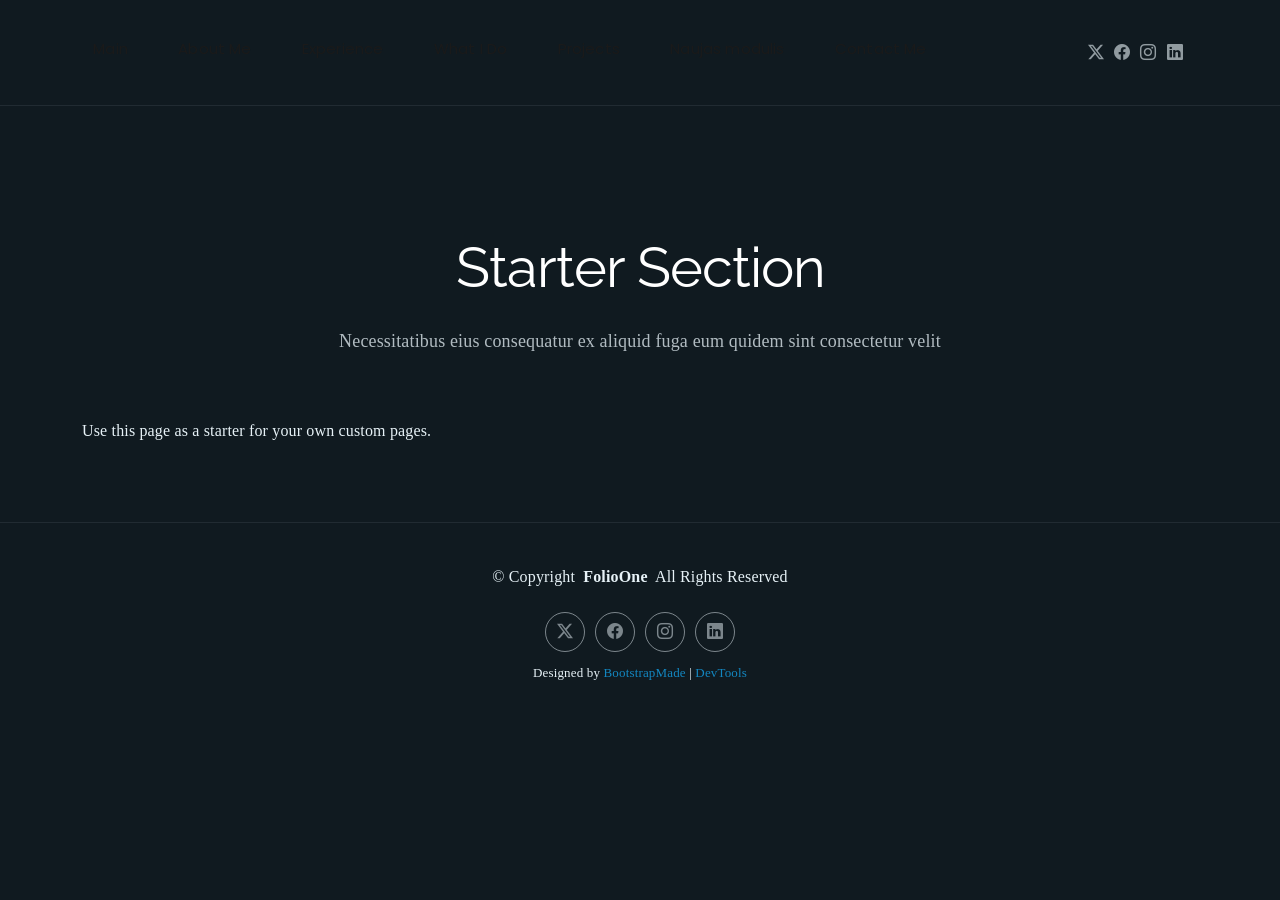
<file: starter-page.html>
<!DOCTYPE html>
<html lang="en">

<head>
  <meta charset="utf-8">
  <meta content="width=device-width, initial-scale=1.0" name="viewport">
  <title>Starter Page - FolioOne Bootstrap Template</title>
  <meta name="description" content="">
  <meta name="keywords" content="">

  <!-- Favicons -->
  <link href="assets/img/favicon.png" rel="icon">
  <link href="assets/img/apple-touch-icon.png" rel="apple-touch-icon">

  <!-- Fonts -->
  <link href="https://fonts.googleapis.com" rel="preconnect">
  <link href="https://fonts.gstatic.com" rel="preconnect" crossorigin>
  <link href="https://fonts.googleapis.com/css2?family=Roboto:ital,wght@0,100;0,300;0,400;0,500;0,700;0,900;1,100;1,300;1,400;1,500;1,700;1,900&family=Poppins:ital,wght@0,100;0,200;0,300;0,400;0,500;0,600;0,700;0,800;0,900;1,100;1,200;1,300;1,400;1,500;1,600;1,700;1,800;1,900&family=Raleway:ital,wght@0,100;0,200;0,300;0,400;0,500;0,600;0,700;0,800;0,900;1,100;1,200;1,300;1,400;1,500;1,600;1,700;1,800;1,900&display=swap" rel="stylesheet">

  <!-- Vendor CSS Files -->
  <link href="assets/vendor/bootstrap/css/bootstrap.min.css" rel="stylesheet">
  <link href="assets/vendor/bootstrap-icons/bootstrap-icons.css" rel="stylesheet">
  <link href="assets/vendor/aos/aos.css" rel="stylesheet">
  <link href="assets/vendor/swiper/swiper-bundle.min.css" rel="stylesheet">
  <link href="assets/vendor/glightbox/css/glightbox.min.css" rel="stylesheet">

  <!-- Main CSS File -->
  <link href="assets/css/main.css" rel="stylesheet">
  <link href="assets/css/custom.css" rel="stylesheet">

  <!-- =======================================================
  * Template Name: FolioOne
  * Template URL: https://bootstrapmade.com/folioone-bootstrap-portfolio-website-template/
  * Updated: Aug 23 2025 with Bootstrap v5.3.7
  * Author: BootstrapMade.com
  * License: https://bootstrapmade.com/license/
  ======================================================== -->
</head>

<body class="starter-page-page">

  <header id="header" class="header d-flex align-items-center light-background sticky-top">
    <div class="container position-relative d-flex align-items-center justify-content-between">

      <!-- <a href="index.html" class="logo d-flex align-items-center me-auto me-xl-0">
      <img src="assets/img/logo.webp" alt="FolioOne logo">
      <h1 class="sitename">FolioOne</h1> 
    </a> -->

      <nav id="navmenu" class="navmenu">
        <ul>
          <li><a href="index.html">Main</a></li>
          <li><a href="about.html">About Me</a></li>
          <li><a href="resume.html">Experience</a></li>
          <li><a href="services.html">What I Do</a></li>
          <li><a href="portfolio.html">Projects</a></li>
          <li><a href="LD_10.html">Naujas modulis</a></li>
          <li><a href="contact.html">Contact Me</a></li>
        </ul>
        <i class="mobile-nav-toggle d-xl-none bi bi-list"></i>
      </nav>

      <div class="header-social-links">
        <a href="#" class="twitter"><i class="bi bi-twitter-x"></i></a>
        <a href="#" class="facebook"><i class="bi bi-facebook"></i></a>
        <a href="#" class="instagram"><i class="bi bi-instagram"></i></a>
        <a href="#" class="linkedin"><i class="bi bi-linkedin"></i></a>
      </div>

    </div>
  </header>

  <main class="main">

    <!-- Starter Section Section -->
    <section id="starter-section" class="starter-section section">

      <!-- Section Title -->
      <div class="container section-title" data-aos="fade-up">
        <h2>Starter Section</h2>
        <p>Necessitatibus eius consequatur ex aliquid fuga eum quidem sint consectetur velit</p>
      </div><!-- End Section Title -->

      <div class="container" data-aos="fade-up">
        <p>Use this page as a starter for your own custom pages.</p>
      </div>

    </section><!-- /Starter Section Section -->

  </main>

  <footer id="footer" class="footer">

    <div class="container">
      <div class="copyright text-center ">
        <p>© <span>Copyright</span> <strong class="px-1 sitename">FolioOne</strong> <span>All Rights Reserved<br></span></p>
      </div>
      <div class="social-links d-flex justify-content-center">
        <a href=""><i class="bi bi-twitter-x"></i></a>
        <a href=""><i class="bi bi-facebook"></i></a>
        <a href=""><i class="bi bi-instagram"></i></a>
        <a href=""><i class="bi bi-linkedin"></i></a>
      </div>
      <div class="credits">
        <!-- All the links in the footer should remain intact. -->
        <!-- You can delete the links only if you've purchased the pro version. -->
        <!-- Licensing information: https://bootstrapmade.com/license/ -->
        <!-- Purchase the pro version with working PHP/AJAX contact form: [buy-url] -->
        Designed by <a href="https://bootstrapmade.com/">BootstrapMade</a> | <a href="https://bootstrapmade.com/tools/">DevTools</a>
      </div>
    </div>

  </footer>

  <!-- Scroll Top -->
  <a href="#" id="scroll-top" class="scroll-top d-flex align-items-center justify-content-center"><i class="bi bi-arrow-up-short"></i></a>

  <!-- Preloader -->
  <div id="preloader"></div>

  <!-- Vendor JS Files -->
  <script src="assets/vendor/bootstrap/js/bootstrap.bundle.min.js"></script>
  <script src="assets/vendor/php-email-form/validate.js"></script>
  <script src="assets/vendor/aos/aos.js"></script>
  <script src="assets/vendor/typed.js/typed.umd.js"></script>
  <script src="assets/vendor/waypoints/noframework.waypoints.js"></script>
  <script src="assets/vendor/purecounter/purecounter_vanilla.js"></script>
  <script src="assets/vendor/swiper/swiper-bundle.min.js"></script>
  <script src="assets/vendor/imagesloaded/imagesloaded.pkgd.min.js"></script>
  <script src="assets/vendor/isotope-layout/isotope.pkgd.min.js"></script>
  <script src="assets/vendor/glightbox/js/glightbox.min.js"></script>

  <!-- Main JS File -->
  <script src="assets/js/main.js"></script>

</body>

</html>
</file>
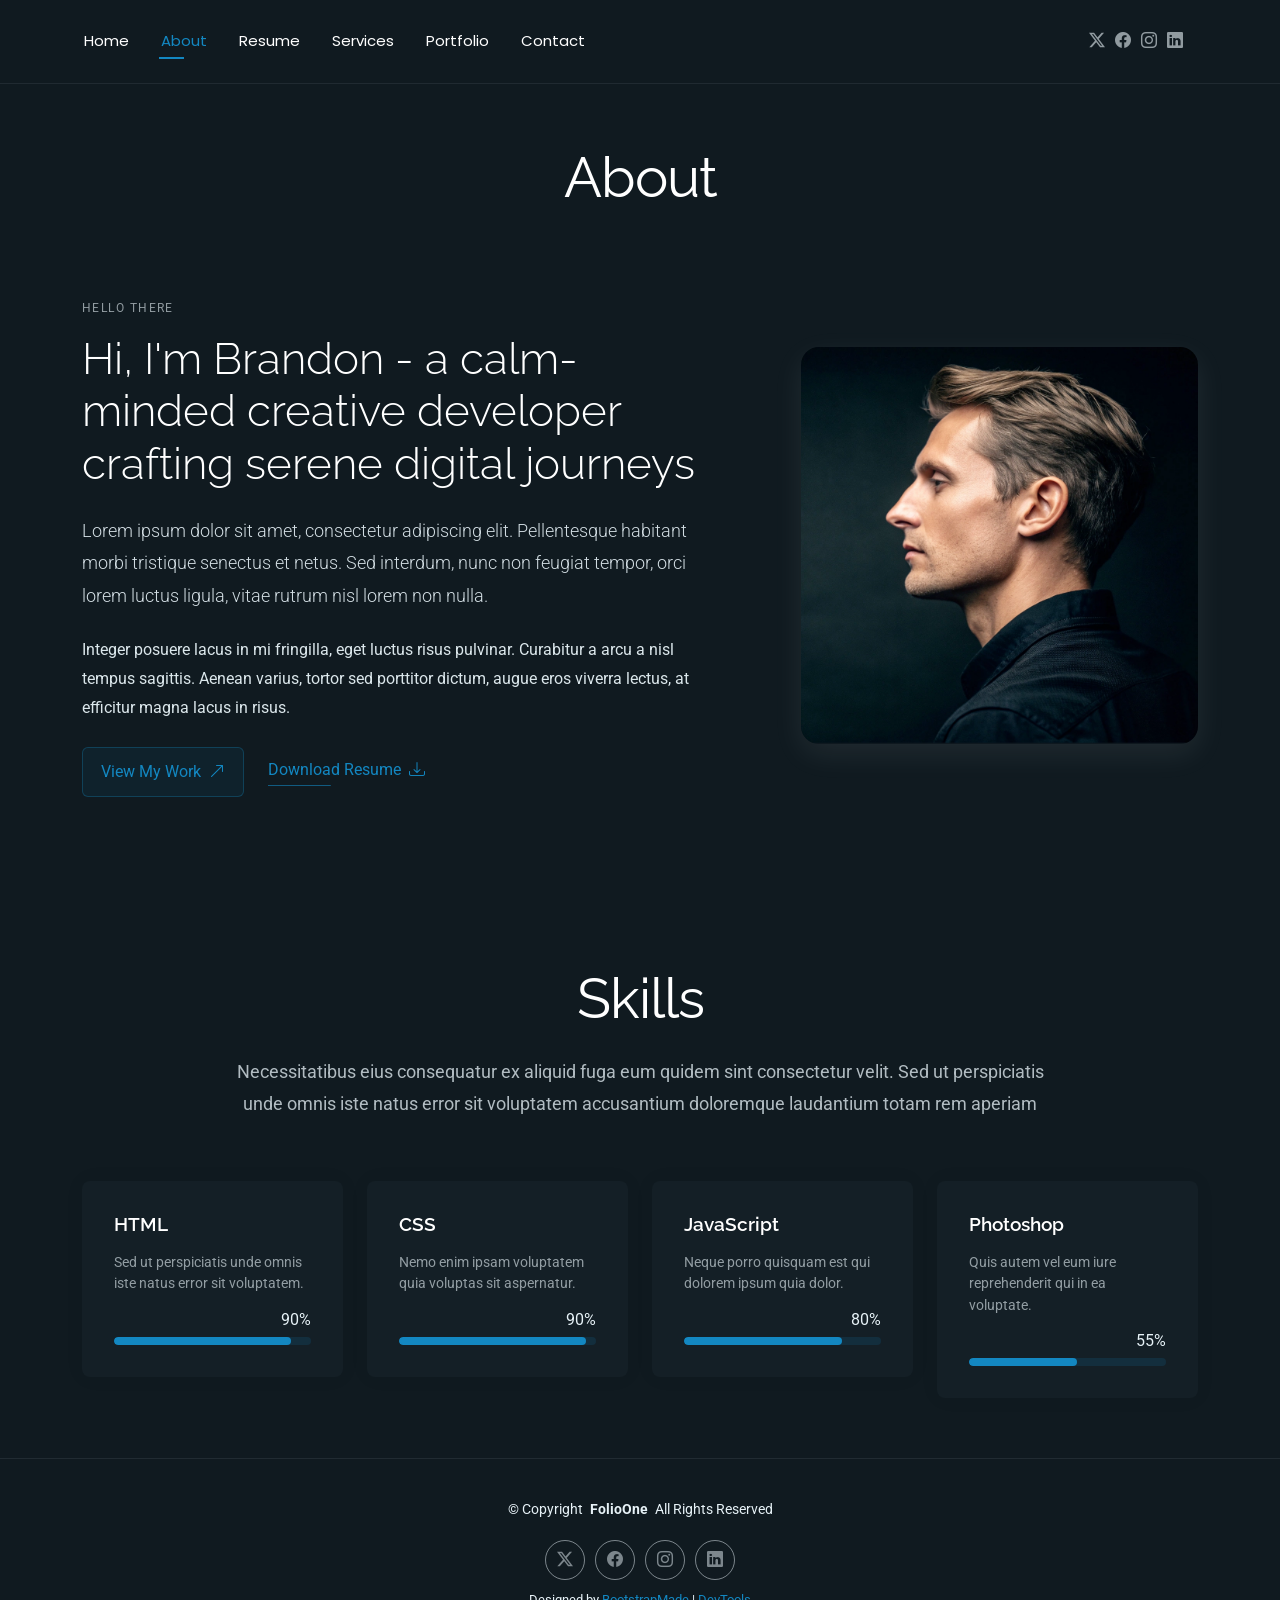
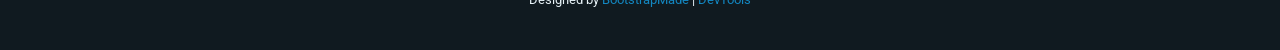
<file: template_1/about.html>
<!DOCTYPE html>
<html lang="en">

<head>
  <meta charset="utf-8">
  <meta content="width=device-width, initial-scale=1.0" name="viewport">
  <title>About - FolioOne Bootstrap Template</title>
  <meta name="description" content="">
  <meta name="keywords" content="">

  <!-- Favicons -->
  <link href="assets/img/favicon.png" rel="icon">
  <link href="assets/img/apple-touch-icon.png" rel="apple-touch-icon">

  <!-- Fonts -->
  <link href="https://fonts.googleapis.com" rel="preconnect">
  <link href="https://fonts.gstatic.com" rel="preconnect" crossorigin>
  <link href="https://fonts.googleapis.com/css2?family=Roboto:ital,wght@0,100;0,300;0,400;0,500;0,700;0,900;1,100;1,300;1,400;1,500;1,700;1,900&family=Poppins:ital,wght@0,100;0,200;0,300;0,400;0,500;0,600;0,700;0,800;0,900;1,100;1,200;1,300;1,400;1,500;1,600;1,700;1,800;1,900&family=Raleway:ital,wght@0,100;0,200;0,300;0,400;0,500;0,600;0,700;0,800;0,900;1,100;1,200;1,300;1,400;1,500;1,600;1,700;1,800;1,900&display=swap" rel="stylesheet">

  <!-- Vendor CSS Files -->
  <link href="assets/vendor/bootstrap/css/bootstrap.min.css" rel="stylesheet">
  <link href="assets/vendor/bootstrap-icons/bootstrap-icons.css" rel="stylesheet">
  <link href="assets/vendor/aos/aos.css" rel="stylesheet">
  <link href="assets/vendor/swiper/swiper-bundle.min.css" rel="stylesheet">
  <link href="assets/vendor/glightbox/css/glightbox.min.css" rel="stylesheet">

  <!-- Main CSS File -->
  <link href="assets/css/main.css" rel="stylesheet">

  <!-- =======================================================
  * Template Name: FolioOne
  * Template URL: https://bootstrapmade.com/folioone-bootstrap-portfolio-website-template/
  * Updated: Aug 23 2025 with Bootstrap v5.3.7
  * Author: BootstrapMade.com
  * License: https://bootstrapmade.com/license/
  ======================================================== -->
</head>

<body class="about-page">

  <header id="header" class="header d-flex align-items-center light-background sticky-top">
    <div class="container position-relative d-flex align-items-center justify-content-between">

      <!-- <a href="index.html" class="logo d-flex align-items-center me-auto me-xl-0">
      <img src="assets/img/logo.webp" alt="">
      <h1 class="sitename">FolioOne</h1> 
    </a> -->

      <nav id="navmenu" class="navmenu">
        <ul>
          <li><a href="index.html">Home</a></li>
          <li><a href="about.html" class="active">About</a></li>
          <li><a href="resume.html">Resume</a></li>
          <li><a href="services.html">Services</a></li>
          <li><a href="portfolio.html">Portfolio</a></li>
          <li><a href="contact.html">Contact</a></li>
        </ul>
        <i class="mobile-nav-toggle d-xl-none bi bi-list"></i>
      </nav>

      <div class="header-social-links">
        <a href="#" class="twitter"><i class="bi bi-twitter-x"></i></a>
        <a href="#" class="facebook"><i class="bi bi-facebook"></i></a>
        <a href="#" class="instagram"><i class="bi bi-instagram"></i></a>
        <a href="#" class="linkedin"><i class="bi bi-linkedin"></i></a>
      </div>

    </div>
  </header>

  <main class="main">

    <!-- About Section -->
    <section id="about" class="about section">

      <!-- Section Title -->
      <div class="container section-title" data-aos="fade-up">
        <h2>About</h2>
      </div><!-- End Section Title -->

      <div class="container" data-aos="fade-up" data-aos-delay="100">

        <!-- Intro + Photo -->
        <div class="row align-items-center justify-content-between gy-5 mb-5">
          <div class="col-lg-7" data-aos="fade-right" data-aos-delay="150">
            <div class="intro-content">
              <span class="eyebrow">Hello there</span>
              <h2 class="headline">Hi, I'm Brandon - a calm-minded creative developer crafting serene digital journeys</h2>
              <p class="lead">
                Lorem ipsum dolor sit amet, consectetur adipiscing elit. Pellentesque habitant morbi tristique senectus et netus. Sed interdum, nunc non feugiat tempor, orci lorem luctus ligula, vitae rutrum nisl lorem non nulla.
              </p>
              <p>
                Integer posuere lacus in mi fringilla, eget luctus risus pulvinar. Curabitur a arcu a nisl tempus sagittis. Aenean varius, tortor sed porttitor dictum, augue eros viverra lectus, at efficitur magna lacus in risus.
              </p>

              <div class="cta-group">
                <a href="#portfolio" class="btn-ghost">
                  View My Work <i class="bi bi-arrow-up-right"></i>
                </a>
                <a href="#" class="link-underline">
                  Download Resume <i class="bi bi-download"></i>
                </a>
              </div>
            </div>
          </div>

          <div class="col-lg-5" data-aos="zoom-in" data-aos-delay="250">
            <figure class="profile-figure text-center text-lg-end">
              <img src="assets/img/profile/profile-square-11.webp" alt="Portrait of Alex" class="img-fluid profile-photo">
            </figure>
          </div>
        </div>
        <!-- End Intro + Photo -->
      </div>
    </section><!-- /About Section -->

    <!-- Skills Section -->
    <section id="skills" class="skills section">

      <!-- Section Title -->
      <div class="container section-title" data-aos="fade-up">
        <h2>Skills</h2>
        <p>Necessitatibus eius consequatur ex aliquid fuga eum quidem sint consectetur velit. Sed ut perspiciatis unde omnis iste natus error sit voluptatem accusantium doloremque laudantium totam rem aperiam</p>
      </div><!-- End Section Title -->

      <div class="container" data-aos="fade-up" data-aos-delay="100">

        <div class="row g-4 skills-animation">

          <div class="col-md-6 col-lg-3" data-aos="fade-up" data-aos-delay="100">
            <div class="skill-box">
              <h3>HTML</h3>
              <p>Sed ut perspiciatis unde omnis iste natus error sit voluptatem.</p>
              <span class="text-end d-block">90%</span>
              <div class="progress">
                <div class="progress-bar" role="progressbar" aria-valuenow="90" aria-valuemin="0" aria-valuemax="100"></div>
              </div>
            </div>
          </div>

          <div class="col-md-6 col-lg-3" data-aos="fade-up" data-aos-delay="200">
            <div class="skill-box">
              <h3>CSS</h3>
              <p>Nemo enim ipsam voluptatem quia voluptas sit aspernatur.</p>
              <span class="text-end d-block">90%</span>
              <div class="progress">
                <div class="progress-bar" role="progressbar" aria-valuenow="95" aria-valuemin="0" aria-valuemax="100"></div>
              </div>
            </div>
          </div>

          <div class="col-md-6 col-lg-3" data-aos="fade-up" data-aos-delay="300">
            <div class="skill-box">
              <h3>JavaScript</h3>
              <p>Neque porro quisquam est qui dolorem ipsum quia dolor.</p>
              <span class="text-end d-block">80%</span>
              <div class="progress">
                <div class="progress-bar" role="progressbar" aria-valuenow="80" aria-valuemin="0" aria-valuemax="100"></div>
              </div>
            </div>
          </div>

          <div class="col-md-6 col-lg-3" data-aos="fade-up" data-aos-delay="400">
            <div class="skill-box">
              <h3>Photoshop</h3>
              <p>Quis autem vel eum iure reprehenderit qui in ea voluptate.</p>
              <span class="text-end d-block">55%</span>
              <div class="progress">
                <div class="progress-bar" role="progressbar" aria-valuenow="55" aria-valuemin="0" aria-valuemax="100">
                </div>
              </div>
            </div>
          </div>

        </div>

      </div>

    </section><!-- /Skills Section -->
  </main>

  <footer id="footer" class="footer">

    <div class="container">
      <div class="copyright text-center ">
        <p>© <span>Copyright</span> <strong class="px-1 sitename">FolioOne</strong> <span>All Rights Reserved<br></span></p>
      </div>
      <div class="social-links d-flex justify-content-center">
        <a href=""><i class="bi bi-twitter-x"></i></a>
        <a href=""><i class="bi bi-facebook"></i></a>
        <a href=""><i class="bi bi-instagram"></i></a>
        <a href=""><i class="bi bi-linkedin"></i></a>
      </div>
      <div class="credits">
        <!-- All the links in the footer should remain intact. -->
        <!-- You can delete the links only if you've purchased the pro version. -->
        <!-- Licensing information: https://bootstrapmade.com/license/ -->
        <!-- Purchase the pro version with working PHP/AJAX contact form: [buy-url] -->
        Designed by <a href="https://bootstrapmade.com/">BootstrapMade</a> | <a href="https://bootstrapmade.com/tools/">DevTools</a>
      </div>
    </div>

  </footer>

  <!-- Scroll Top -->
  <a href="#" id="scroll-top" class="scroll-top d-flex align-items-center justify-content-center"><i class="bi bi-arrow-up-short"></i></a>

  <!-- Preloader -->
  <div id="preloader"></div>

  <!-- Vendor JS Files -->
  <script src="assets/vendor/bootstrap/js/bootstrap.bundle.min.js"></script>
  <script src="assets/vendor/php-email-form/validate.js"></script>
  <script src="assets/vendor/aos/aos.js"></script>
  <script src="assets/vendor/typed.js/typed.umd.js"></script>
  <script src="assets/vendor/waypoints/noframework.waypoints.js"></script>
  <script src="assets/vendor/purecounter/purecounter_vanilla.js"></script>
  <script src="assets/vendor/swiper/swiper-bundle.min.js"></script>
  <script src="assets/vendor/imagesloaded/imagesloaded.pkgd.min.js"></script>
  <script src="assets/vendor/isotope-layout/isotope.pkgd.min.js"></script>
  <script src="assets/vendor/glightbox/js/glightbox.min.js"></script>

  <!-- Main JS File -->
  <script src="assets/js/main.js"></script>

</body>

</html>
</file>
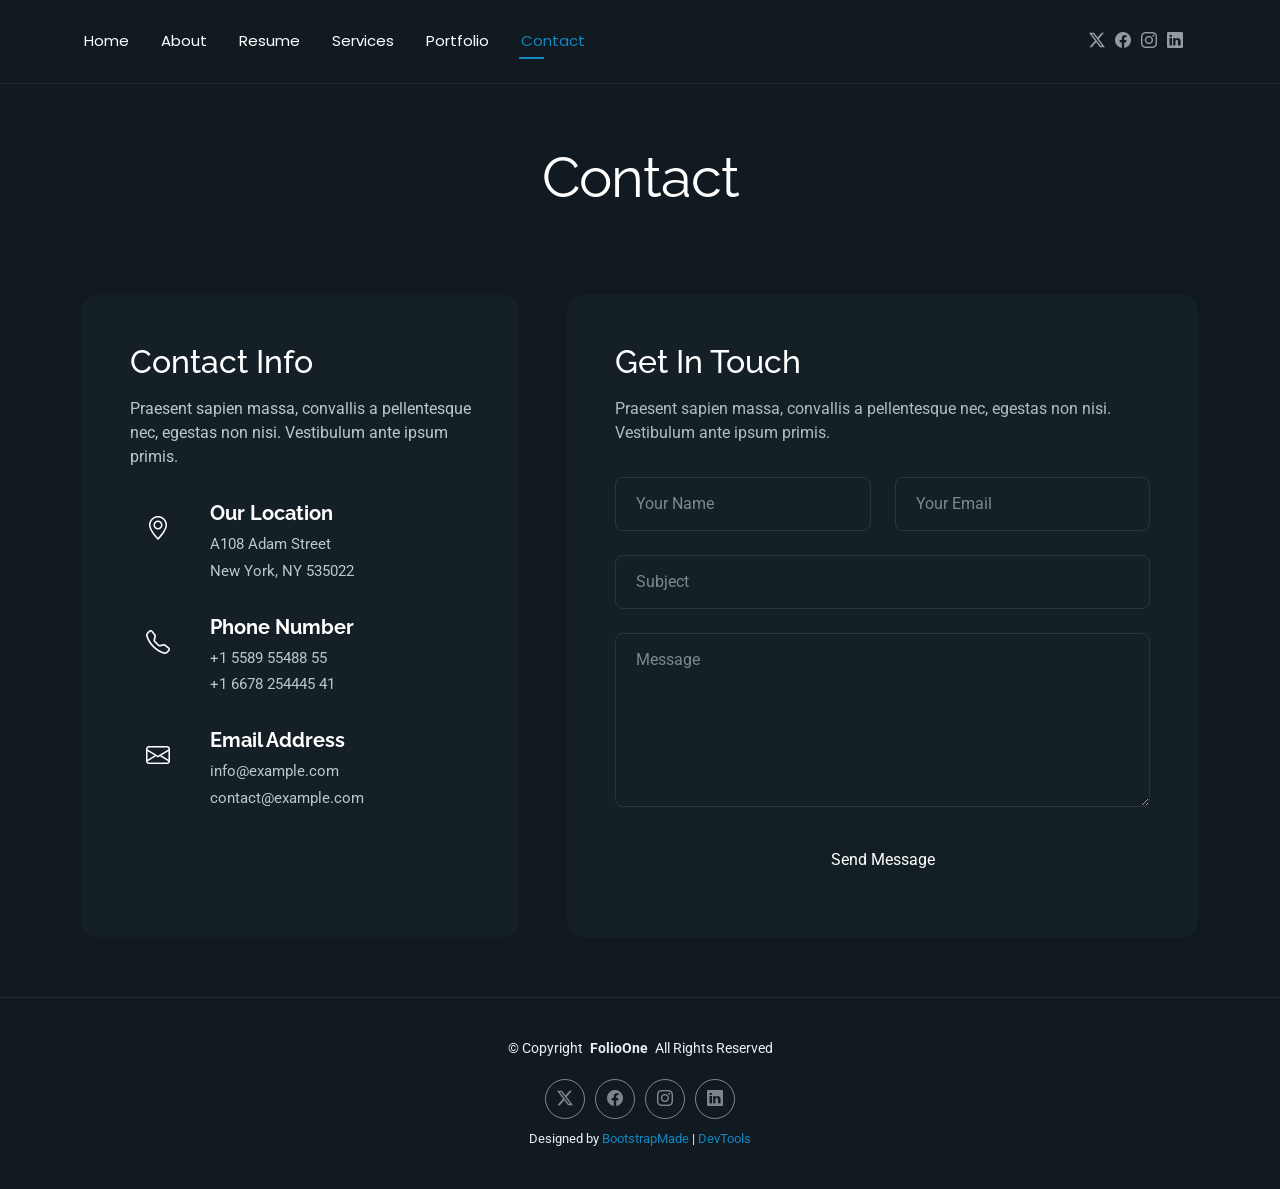
<file: template_1/contact.html>
<!DOCTYPE html>
<html lang="en">

<head>
  <meta charset="utf-8">
  <meta content="width=device-width, initial-scale=1.0" name="viewport">
  <title>Contact - FolioOne Bootstrap Template</title>
  <meta name="description" content="">
  <meta name="keywords" content="">

  <!-- Favicons -->
  <link href="assets/img/favicon.png" rel="icon">
  <link href="assets/img/apple-touch-icon.png" rel="apple-touch-icon">

  <!-- Fonts -->
  <link href="https://fonts.googleapis.com" rel="preconnect">
  <link href="https://fonts.gstatic.com" rel="preconnect" crossorigin>
  <link href="https://fonts.googleapis.com/css2?family=Roboto:ital,wght@0,100;0,300;0,400;0,500;0,700;0,900;1,100;1,300;1,400;1,500;1,700;1,900&family=Poppins:ital,wght@0,100;0,200;0,300;0,400;0,500;0,600;0,700;0,800;0,900;1,100;1,200;1,300;1,400;1,500;1,600;1,700;1,800;1,900&family=Raleway:ital,wght@0,100;0,200;0,300;0,400;0,500;0,600;0,700;0,800;0,900;1,100;1,200;1,300;1,400;1,500;1,600;1,700;1,800;1,900&display=swap" rel="stylesheet">

  <!-- Vendor CSS Files -->
  <link href="assets/vendor/bootstrap/css/bootstrap.min.css" rel="stylesheet">
  <link href="assets/vendor/bootstrap-icons/bootstrap-icons.css" rel="stylesheet">
  <link href="assets/vendor/aos/aos.css" rel="stylesheet">
  <link href="assets/vendor/swiper/swiper-bundle.min.css" rel="stylesheet">
  <link href="assets/vendor/glightbox/css/glightbox.min.css" rel="stylesheet">

  <!-- Main CSS File -->
  <link href="assets/css/main.css" rel="stylesheet">

  <!-- =======================================================
  * Template Name: FolioOne
  * Template URL: https://bootstrapmade.com/folioone-bootstrap-portfolio-website-template/
  * Updated: Aug 23 2025 with Bootstrap v5.3.7
  * Author: BootstrapMade.com
  * License: https://bootstrapmade.com/license/
  ======================================================== -->
</head>

<body class="contact-page">

  <header id="header" class="header d-flex align-items-center light-background sticky-top">
    <div class="container position-relative d-flex align-items-center justify-content-between">

      <!-- <a href="index.html" class="logo d-flex align-items-center me-auto me-xl-0">
      <img src="assets/img/logo.webp" alt="">
      <h1 class="sitename">FolioOne</h1> 
    </a> -->

      <nav id="navmenu" class="navmenu">
        <ul>
          <li><a href="index.html">Home</a></li>
          <li><a href="about.html">About</a></li>
          <li><a href="resume.html">Resume</a></li>
          <li><a href="services.html">Services</a></li>
          <li><a href="portfolio.html">Portfolio</a></li>
          <li><a href="contact.html" class="active">Contact</a></li>
        </ul>
        <i class="mobile-nav-toggle d-xl-none bi bi-list"></i>
      </nav>

      <div class="header-social-links">
        <a href="#" class="twitter"><i class="bi bi-twitter-x"></i></a>
        <a href="#" class="facebook"><i class="bi bi-facebook"></i></a>
        <a href="#" class="instagram"><i class="bi bi-instagram"></i></a>
        <a href="#" class="linkedin"><i class="bi bi-linkedin"></i></a>
      </div>

    </div>
  </header>

  <main class="main">

    <!-- Contact Section -->
    <section id="contact" class="contact section">

      <!-- Section Title -->
      <div class="container section-title" data-aos="fade-up">
        <h2>Contact</h2>
      </div><!-- End Section Title -->

      <div class="container" data-aos="fade-up" data-aos-delay="100">

        <div class="row g-4 g-lg-5">
          <div class="col-lg-5">
            <div class="info-box" data-aos="fade-up" data-aos-delay="200">
              <h3>Contact Info</h3>
              <p>Praesent sapien massa, convallis a pellentesque nec, egestas non nisi. Vestibulum ante ipsum primis.</p>

              <div class="info-item" data-aos="fade-up" data-aos-delay="300">
                <div class="icon-box">
                  <i class="bi bi-geo-alt"></i>
                </div>
                <div class="content">
                  <h4>Our Location</h4>
                  <p>A108 Adam Street</p>
                  <p>New York, NY 535022</p>
                </div>
              </div>

              <div class="info-item" data-aos="fade-up" data-aos-delay="400">
                <div class="icon-box">
                  <i class="bi bi-telephone"></i>
                </div>
                <div class="content">
                  <h4>Phone Number</h4>
                  <p>+1 5589 55488 55</p>
                  <p>+1 6678 254445 41</p>
                </div>
              </div>

              <div class="info-item" data-aos="fade-up" data-aos-delay="500">
                <div class="icon-box">
                  <i class="bi bi-envelope"></i>
                </div>
                <div class="content">
                  <h4>Email Address</h4>
                  <p>info@example.com</p>
                  <p>contact@example.com</p>
                </div>
              </div>
            </div>
          </div>

          <div class="col-lg-7">
            <div class="contact-form" data-aos="fade-up" data-aos-delay="300">
              <h3>Get In Touch</h3>
              <p>Praesent sapien massa, convallis a pellentesque nec, egestas non nisi. Vestibulum ante ipsum primis.</p>

              <form action="forms/contact.php" method="post" class="php-email-form" data-aos="fade-up" data-aos-delay="200">
                <div class="row gy-4">

                  <div class="col-md-6">
                    <input type="text" name="name" class="form-control" placeholder="Your Name" required="">
                  </div>

                  <div class="col-md-6 ">
                    <input type="email" class="form-control" name="email" placeholder="Your Email" required="">
                  </div>

                  <div class="col-12">
                    <input type="text" class="form-control" name="subject" placeholder="Subject" required="">
                  </div>

                  <div class="col-12">
                    <textarea class="form-control" name="message" rows="6" placeholder="Message" required=""></textarea>
                  </div>

                  <div class="col-12 text-center">
                    <div class="loading">Loading</div>
                    <div class="error-message"></div>
                    <div class="sent-message">Your message has been sent. Thank you!</div>

                    <button type="submit" class="btn">Send Message</button>
                  </div>

                </div>
              </form>

            </div>
          </div>

        </div>

      </div>

    </section><!-- /Contact Section -->

  </main>

  <footer id="footer" class="footer">

    <div class="container">
      <div class="copyright text-center ">
        <p>© <span>Copyright</span> <strong class="px-1 sitename">FolioOne</strong> <span>All Rights Reserved<br></span></p>
      </div>
      <div class="social-links d-flex justify-content-center">
        <a href=""><i class="bi bi-twitter-x"></i></a>
        <a href=""><i class="bi bi-facebook"></i></a>
        <a href=""><i class="bi bi-instagram"></i></a>
        <a href=""><i class="bi bi-linkedin"></i></a>
      </div>
      <div class="credits">
        <!-- All the links in the footer should remain intact. -->
        <!-- You can delete the links only if you've purchased the pro version. -->
        <!-- Licensing information: https://bootstrapmade.com/license/ -->
        <!-- Purchase the pro version with working PHP/AJAX contact form: [buy-url] -->
        Designed by <a href="https://bootstrapmade.com/">BootstrapMade</a> | <a href="https://bootstrapmade.com/tools/">DevTools</a>
      </div>
    </div>

  </footer>

  <!-- Scroll Top -->
  <a href="#" id="scroll-top" class="scroll-top d-flex align-items-center justify-content-center"><i class="bi bi-arrow-up-short"></i></a>

  <!-- Preloader -->
  <div id="preloader"></div>

  <!-- Vendor JS Files -->
  <script src="assets/vendor/bootstrap/js/bootstrap.bundle.min.js"></script>
  <script src="assets/vendor/php-email-form/validate.js"></script>
  <script src="assets/vendor/aos/aos.js"></script>
  <script src="assets/vendor/typed.js/typed.umd.js"></script>
  <script src="assets/vendor/waypoints/noframework.waypoints.js"></script>
  <script src="assets/vendor/purecounter/purecounter_vanilla.js"></script>
  <script src="assets/vendor/swiper/swiper-bundle.min.js"></script>
  <script src="assets/vendor/imagesloaded/imagesloaded.pkgd.min.js"></script>
  <script src="assets/vendor/isotope-layout/isotope.pkgd.min.js"></script>
  <script src="assets/vendor/glightbox/js/glightbox.min.js"></script>

  <!-- Main JS File -->
  <script src="assets/js/main.js"></script>

</body>

</html>
</file>
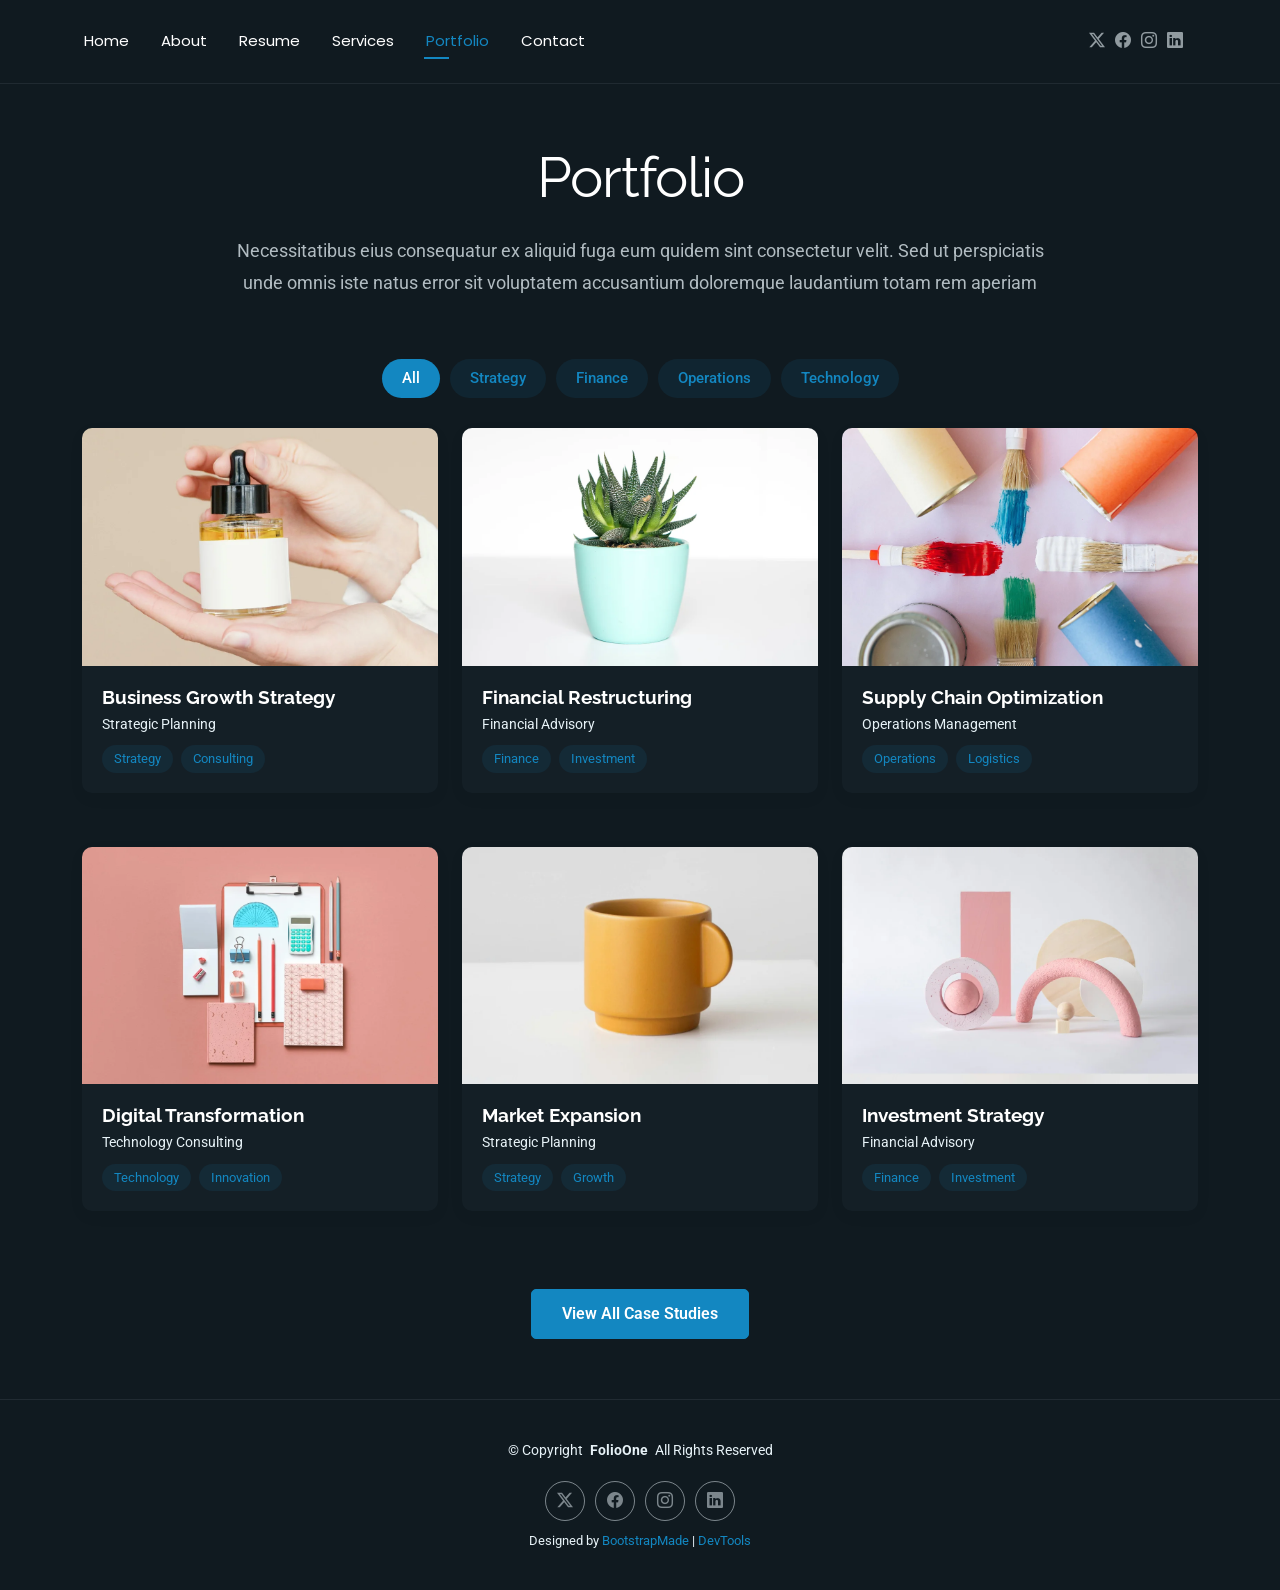
<file: template_1/portfolio.html>
<!DOCTYPE html>
<html lang="en">

<head>
  <meta charset="utf-8">
  <meta content="width=device-width, initial-scale=1.0" name="viewport">
  <title>Portfolio - FolioOne Bootstrap Template</title>
  <meta name="description" content="">
  <meta name="keywords" content="">

  <!-- Favicons -->
  <link href="assets/img/favicon.png" rel="icon">
  <link href="assets/img/apple-touch-icon.png" rel="apple-touch-icon">

  <!-- Fonts -->
  <link href="https://fonts.googleapis.com" rel="preconnect">
  <link href="https://fonts.gstatic.com" rel="preconnect" crossorigin>
  <link href="https://fonts.googleapis.com/css2?family=Roboto:ital,wght@0,100;0,300;0,400;0,500;0,700;0,900;1,100;1,300;1,400;1,500;1,700;1,900&family=Poppins:ital,wght@0,100;0,200;0,300;0,400;0,500;0,600;0,700;0,800;0,900;1,100;1,200;1,300;1,400;1,500;1,600;1,700;1,800;1,900&family=Raleway:ital,wght@0,100;0,200;0,300;0,400;0,500;0,600;0,700;0,800;0,900;1,100;1,200;1,300;1,400;1,500;1,600;1,700;1,800;1,900&display=swap" rel="stylesheet">

  <!-- Vendor CSS Files -->
  <link href="assets/vendor/bootstrap/css/bootstrap.min.css" rel="stylesheet">
  <link href="assets/vendor/bootstrap-icons/bootstrap-icons.css" rel="stylesheet">
  <link href="assets/vendor/aos/aos.css" rel="stylesheet">
  <link href="assets/vendor/swiper/swiper-bundle.min.css" rel="stylesheet">
  <link href="assets/vendor/glightbox/css/glightbox.min.css" rel="stylesheet">

  <!-- Main CSS File -->
  <link href="assets/css/main.css" rel="stylesheet">

  <!-- =======================================================
  * Template Name: FolioOne
  * Template URL: https://bootstrapmade.com/folioone-bootstrap-portfolio-website-template/
  * Updated: Aug 23 2025 with Bootstrap v5.3.7
  * Author: BootstrapMade.com
  * License: https://bootstrapmade.com/license/
  ======================================================== -->
</head>

<body class="portfolio-page">

  <header id="header" class="header d-flex align-items-center light-background sticky-top">
    <div class="container position-relative d-flex align-items-center justify-content-between">

      <!-- <a href="index.html" class="logo d-flex align-items-center me-auto me-xl-0">
      <img src="assets/img/logo.webp" alt="">
      <h1 class="sitename">FolioOne</h1> 
    </a> -->

      <nav id="navmenu" class="navmenu">
        <ul>
          <li><a href="index.html">Home</a></li>
          <li><a href="about.html">About</a></li>
          <li><a href="resume.html">Resume</a></li>
          <li><a href="services.html">Services</a></li>
          <li><a href="portfolio.html" class="active">Portfolio</a></li>
          <li><a href="contact.html">Contact</a></li>
        </ul>
        <i class="mobile-nav-toggle d-xl-none bi bi-list"></i>
      </nav>

      <div class="header-social-links">
        <a href="#" class="twitter"><i class="bi bi-twitter-x"></i></a>
        <a href="#" class="facebook"><i class="bi bi-facebook"></i></a>
        <a href="#" class="instagram"><i class="bi bi-instagram"></i></a>
        <a href="#" class="linkedin"><i class="bi bi-linkedin"></i></a>
      </div>

    </div>
  </header>

  <main class="main">

    <!-- Portfolio Section -->
    <section id="portfolio" class="portfolio section">

      <!-- Section Title -->
      <div class="container section-title" data-aos="fade-up">
        <h2>Portfolio</h2>
        <p>Necessitatibus eius consequatur ex aliquid fuga eum quidem sint consectetur velit. Sed ut perspiciatis unde omnis iste natus error sit voluptatem accusantium doloremque laudantium totam rem aperiam</p>
      </div><!-- End Section Title -->

      <div class="container" data-aos="fade-up" data-aos-delay="100">

        <div class="isotope-layout" data-default-filter="*" data-layout="masonry" data-sort="original-order">
          <ul class="portfolio-filters isotope-filters" data-aos="fade-up" data-aos-delay="200">
            <li data-filter="*" class="filter-active">All</li>
            <li data-filter=".filter-strategy">Strategy</li>
            <li data-filter=".filter-finance">Finance</li>
            <li data-filter=".filter-operations">Operations</li>
            <li data-filter=".filter-technology">Technology</li>
          </ul><!-- End Portfolio Filters -->

          <div class="row gy-4 isotope-container" data-aos="fade-up" data-aos-delay="300">
            <div class="col-lg-4 col-md-6 portfolio-item isotope-item filter-strategy">
              <div class="portfolio-card">
                <div class="portfolio-img">
                  <img src="assets/img/portfolio/portfolio-1.webp" alt="Portfolio Item" class="img-fluid">
                  <div class="portfolio-overlay">
                    <a href="assets/img/portfolio/portfolio-1.webp" class="glightbox portfolio-lightbox"><i class="bi bi-plus"></i></a>
                    <a href="#" class="portfolio-details-link"><i class="bi bi-link"></i></a>
                  </div>
                </div>
                <div class="portfolio-info">
                  <h4>Business Growth Strategy</h4>
                  <p>Strategic Planning</p>
                  <div class="portfolio-tags">
                    <span>Strategy</span>
                    <span>Consulting</span>
                  </div>
                </div>
              </div>
            </div>

            <div class="col-lg-4 col-md-6 portfolio-item isotope-item filter-finance">
              <div class="portfolio-card">
                <div class="portfolio-img">
                  <img src="assets/img/portfolio/portfolio-2.webp" alt="Portfolio Item" class="img-fluid">
                  <div class="portfolio-overlay">
                    <a href="assets/img/portfolio/portfolio-2.webp" class="glightbox portfolio-lightbox"><i class="bi bi-plus"></i></a>
                    <a href="#" class="portfolio-details-link"><i class="bi bi-link"></i></a>
                  </div>
                </div>
                <div class="portfolio-info">
                  <h4>Financial Restructuring</h4>
                  <p>Financial Advisory</p>
                  <div class="portfolio-tags">
                    <span>Finance</span>
                    <span>Investment</span>
                  </div>
                </div>
              </div>
            </div>

            <div class="col-lg-4 col-md-6 portfolio-item isotope-item filter-operations">
              <div class="portfolio-card">
                <div class="portfolio-img">
                  <img src="assets/img/portfolio/portfolio-3.webp" alt="Portfolio Item" class="img-fluid">
                  <div class="portfolio-overlay">
                    <a href="assets/img/portfolio/portfolio-3.webp" class="glightbox portfolio-lightbox"><i class="bi bi-plus"></i></a>
                    <a href="#" class="portfolio-details-link"><i class="bi bi-link"></i></a>
                  </div>
                </div>
                <div class="portfolio-info">
                  <h4>Supply Chain Optimization</h4>
                  <p>Operations Management</p>
                  <div class="portfolio-tags">
                    <span>Operations</span>
                    <span>Logistics</span>
                  </div>
                </div>
              </div>
            </div>

            <div class="col-lg-4 col-md-6 portfolio-item isotope-item filter-technology">
              <div class="portfolio-card">
                <div class="portfolio-img">
                  <img src="assets/img/portfolio/portfolio-4.webp" alt="Portfolio Item" class="img-fluid">
                  <div class="portfolio-overlay">
                    <a href="assets/img/portfolio/portfolio-4.webp" class="glightbox portfolio-lightbox"><i class="bi bi-plus"></i></a>
                    <a href="#" class="portfolio-details-link"><i class="bi bi-link"></i></a>
                  </div>
                </div>
                <div class="portfolio-info">
                  <h4>Digital Transformation</h4>
                  <p>Technology Consulting</p>
                  <div class="portfolio-tags">
                    <span>Technology</span>
                    <span>Innovation</span>
                  </div>
                </div>
              </div>
            </div>

            <div class="col-lg-4 col-md-6 portfolio-item isotope-item filter-strategy">
              <div class="portfolio-card">
                <div class="portfolio-img">
                  <img src="assets/img/portfolio/portfolio-5.webp" alt="Portfolio Item" class="img-fluid">
                  <div class="portfolio-overlay">
                    <a href="assets/img/portfolio/portfolio-5.webp" class="glightbox portfolio-lightbox"><i class="bi bi-plus"></i></a>
                    <a href="#" class="portfolio-details-link"><i class="bi bi-link"></i></a>
                  </div>
                </div>
                <div class="portfolio-info">
                  <h4>Market Expansion</h4>
                  <p>Strategic Planning</p>
                  <div class="portfolio-tags">
                    <span>Strategy</span>
                    <span>Growth</span>
                  </div>
                </div>
              </div>
            </div>

            <div class="col-lg-4 col-md-6 portfolio-item isotope-item filter-finance">
              <div class="portfolio-card">
                <div class="portfolio-img">
                  <img src="assets/img/portfolio/portfolio-6.webp" alt="Portfolio Item" class="img-fluid">
                  <div class="portfolio-overlay">
                    <a href="assets/img/portfolio/portfolio-6.webp" class="glightbox portfolio-lightbox"><i class="bi bi-plus"></i></a>
                    <a href="#" class="portfolio-details-link"><i class="bi bi-link"></i></a>
                  </div>
                </div>
                <div class="portfolio-info">
                  <h4>Investment Strategy</h4>
                  <p>Financial Advisory</p>
                  <div class="portfolio-tags">
                    <span>Finance</span>
                    <span>Investment</span>
                  </div>
                </div>
              </div>
            </div>
          </div><!-- End Portfolio Items Container -->

        </div>

        <div class="text-center mt-5" data-aos="fade-up" data-aos-delay="400">
          <a href="#portfolio" class="btn btn-primary">View All Case Studies</a>
        </div>

      </div>

    </section><!-- /Portfolio Section -->

  </main>

  <footer id="footer" class="footer">

    <div class="container">
      <div class="copyright text-center ">
        <p>© <span>Copyright</span> <strong class="px-1 sitename">FolioOne</strong> <span>All Rights Reserved<br></span></p>
      </div>
      <div class="social-links d-flex justify-content-center">
        <a href=""><i class="bi bi-twitter-x"></i></a>
        <a href=""><i class="bi bi-facebook"></i></a>
        <a href=""><i class="bi bi-instagram"></i></a>
        <a href=""><i class="bi bi-linkedin"></i></a>
      </div>
      <div class="credits">
        <!-- All the links in the footer should remain intact. -->
        <!-- You can delete the links only if you've purchased the pro version. -->
        <!-- Licensing information: https://bootstrapmade.com/license/ -->
        <!-- Purchase the pro version with working PHP/AJAX contact form: [buy-url] -->
        Designed by <a href="https://bootstrapmade.com/">BootstrapMade</a> | <a href="https://bootstrapmade.com/tools/">DevTools</a>
      </div>
    </div>

  </footer>

  <!-- Scroll Top -->
  <a href="#" id="scroll-top" class="scroll-top d-flex align-items-center justify-content-center"><i class="bi bi-arrow-up-short"></i></a>

  <!-- Preloader -->
  <div id="preloader"></div>

  <!-- Vendor JS Files -->
  <script src="assets/vendor/bootstrap/js/bootstrap.bundle.min.js"></script>
  <script src="assets/vendor/php-email-form/validate.js"></script>
  <script src="assets/vendor/aos/aos.js"></script>
  <script src="assets/vendor/typed.js/typed.umd.js"></script>
  <script src="assets/vendor/waypoints/noframework.waypoints.js"></script>
  <script src="assets/vendor/purecounter/purecounter_vanilla.js"></script>
  <script src="assets/vendor/swiper/swiper-bundle.min.js"></script>
  <script src="assets/vendor/imagesloaded/imagesloaded.pkgd.min.js"></script>
  <script src="assets/vendor/isotope-layout/isotope.pkgd.min.js"></script>
  <script src="assets/vendor/glightbox/js/glightbox.min.js"></script>

  <!-- Main JS File -->
  <script src="assets/js/main.js"></script>

</body>

</html>
</file>
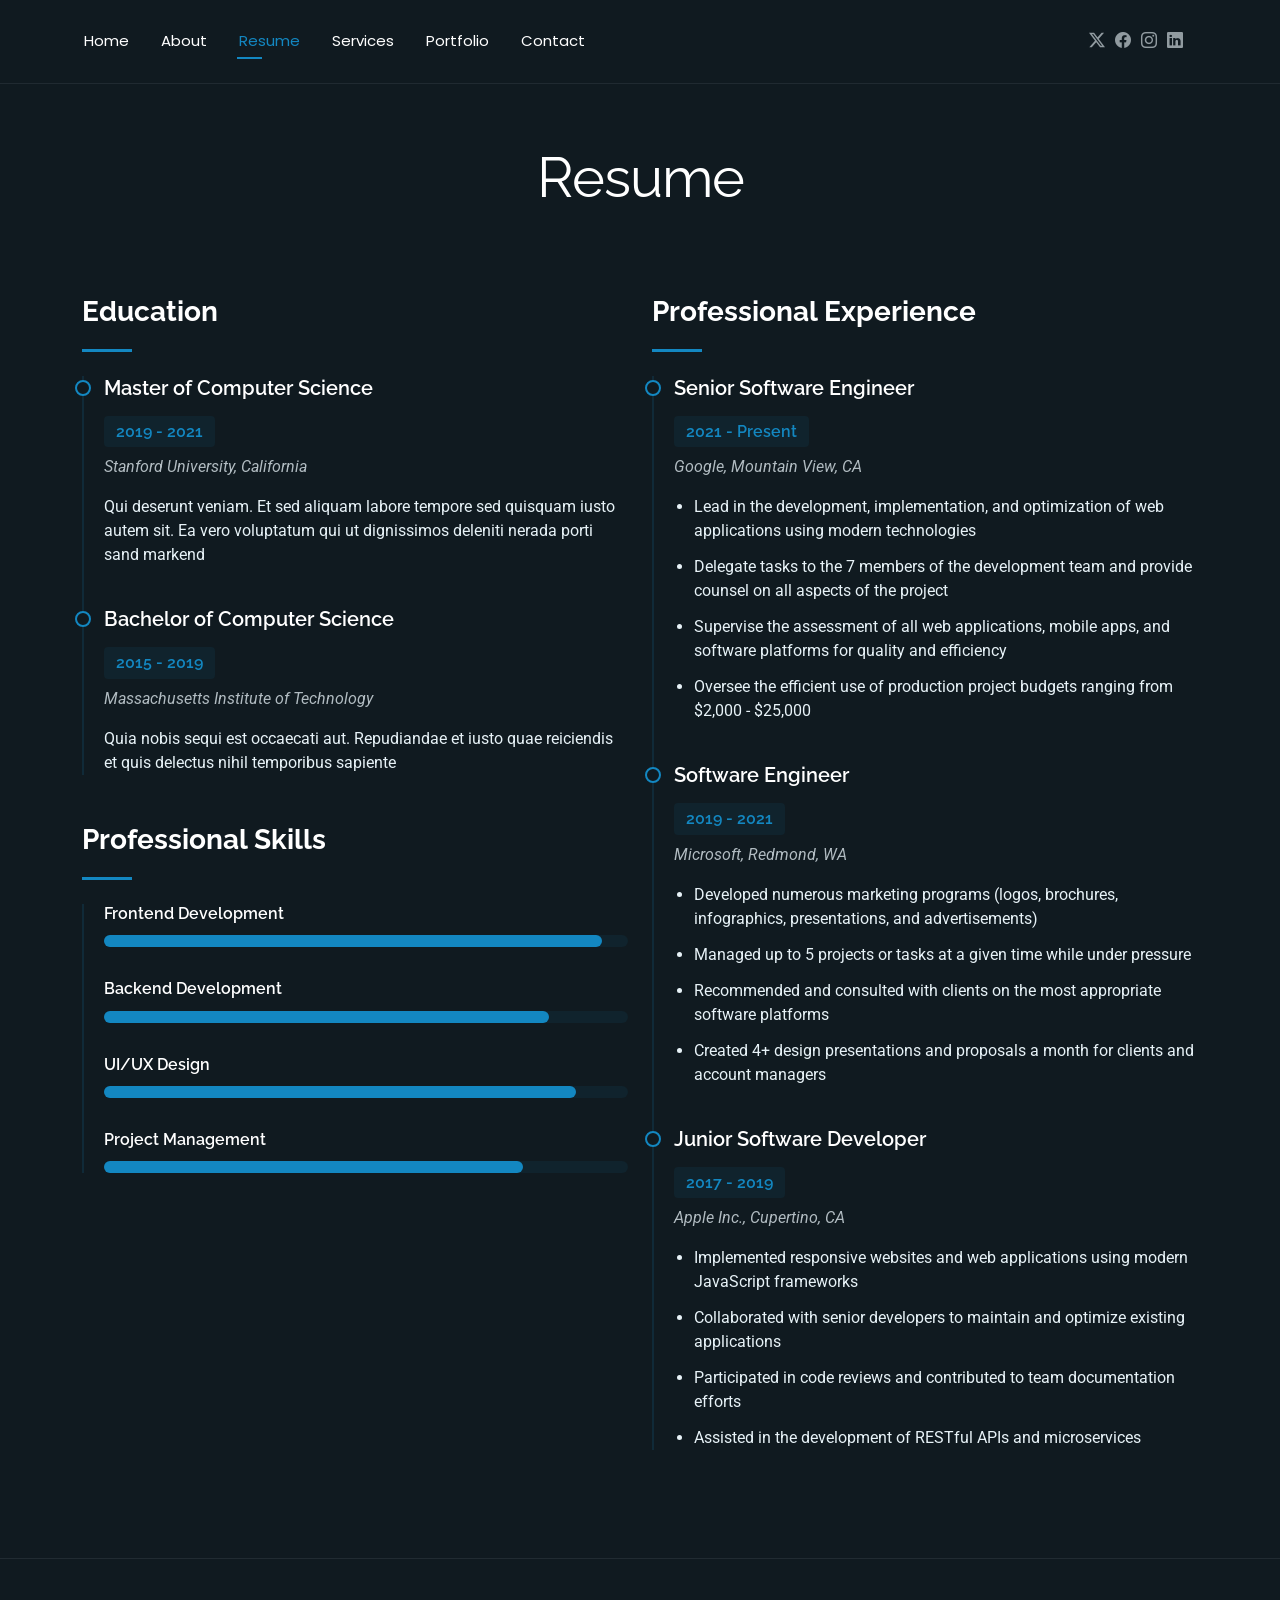
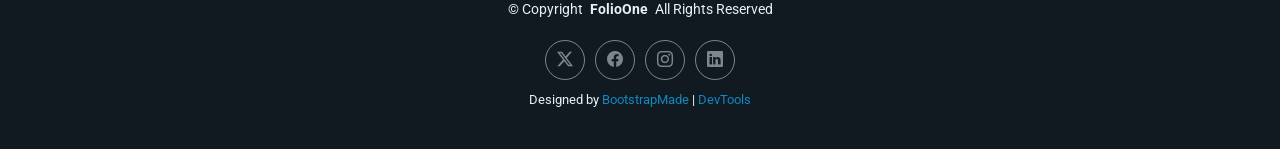
<file: template_1/resume.html>
<!DOCTYPE html>
<html lang="en">

<head>
  <meta charset="utf-8">
  <meta content="width=device-width, initial-scale=1.0" name="viewport">
  <title>Resume - FolioOne Bootstrap Template</title>
  <meta name="description" content="">
  <meta name="keywords" content="">

  <!-- Favicons -->
  <link href="assets/img/favicon.png" rel="icon">
  <link href="assets/img/apple-touch-icon.png" rel="apple-touch-icon">

  <!-- Fonts -->
  <link href="https://fonts.googleapis.com" rel="preconnect">
  <link href="https://fonts.gstatic.com" rel="preconnect" crossorigin>
  <link href="https://fonts.googleapis.com/css2?family=Roboto:ital,wght@0,100;0,300;0,400;0,500;0,700;0,900;1,100;1,300;1,400;1,500;1,700;1,900&family=Poppins:ital,wght@0,100;0,200;0,300;0,400;0,500;0,600;0,700;0,800;0,900;1,100;1,200;1,300;1,400;1,500;1,600;1,700;1,800;1,900&family=Raleway:ital,wght@0,100;0,200;0,300;0,400;0,500;0,600;0,700;0,800;0,900;1,100;1,200;1,300;1,400;1,500;1,600;1,700;1,800;1,900&display=swap" rel="stylesheet">

  <!-- Vendor CSS Files -->
  <link href="assets/vendor/bootstrap/css/bootstrap.min.css" rel="stylesheet">
  <link href="assets/vendor/bootstrap-icons/bootstrap-icons.css" rel="stylesheet">
  <link href="assets/vendor/aos/aos.css" rel="stylesheet">
  <link href="assets/vendor/swiper/swiper-bundle.min.css" rel="stylesheet">
  <link href="assets/vendor/glightbox/css/glightbox.min.css" rel="stylesheet">

  <!-- Main CSS File -->
  <link href="assets/css/main.css" rel="stylesheet">

  <!-- =======================================================
  * Template Name: FolioOne
  * Template URL: https://bootstrapmade.com/folioone-bootstrap-portfolio-website-template/
  * Updated: Aug 23 2025 with Bootstrap v5.3.7
  * Author: BootstrapMade.com
  * License: https://bootstrapmade.com/license/
  ======================================================== -->
</head>

<body class="resume-page">

  <header id="header" class="header d-flex align-items-center light-background sticky-top">
    <div class="container position-relative d-flex align-items-center justify-content-between">

      <!-- <a href="index.html" class="logo d-flex align-items-center me-auto me-xl-0">
      <img src="assets/img/logo.webp" alt="">
      <h1 class="sitename">FolioOne</h1> 
    </a> -->

      <nav id="navmenu" class="navmenu">
        <ul>
          <li><a href="index.html">Home</a></li>
          <li><a href="about.html">About</a></li>
          <li><a href="resume.html" class="active">Resume</a></li>
          <li><a href="services.html">Services</a></li>
          <li><a href="portfolio.html">Portfolio</a></li>
          <li><a href="contact.html">Contact</a></li>
        </ul>
        <i class="mobile-nav-toggle d-xl-none bi bi-list"></i>
      </nav>

      <div class="header-social-links">
        <a href="#" class="twitter"><i class="bi bi-twitter-x"></i></a>
        <a href="#" class="facebook"><i class="bi bi-facebook"></i></a>
        <a href="#" class="instagram"><i class="bi bi-instagram"></i></a>
        <a href="#" class="linkedin"><i class="bi bi-linkedin"></i></a>
      </div>

    </div>
  </header>

  <main class="main">

    <!-- Resume Section -->
    <section id="resume" class="resume section">

      <!-- Section Title -->
      <div class="container section-title" data-aos="fade-up">
        <h2>Resume</h2>
      </div><!-- End Section Title -->

      <div class="container" data-aos="fade-up" data-aos-delay="100">

        <div class="row">
          <div class="col-lg-6">

            <!-- Education Section -->
            <div class="resume-item" data-aos="fade-up">
              <h3 class="resume-title">Education</h3>

              <div class="resume-content">
                <article class="education-item">
                  <h4>Master of Computer Science</h4>
                  <h5>2019 - 2021</h5>
                  <p class="institution"><em>Stanford University, California</em></p>
                  <p>Qui deserunt veniam. Et sed aliquam labore tempore sed quisquam iusto autem sit. Ea vero voluptatum qui ut dignissimos deleniti nerada porti sand markend</p>
                </article>

                <article class="education-item">
                  <h4>Bachelor of Computer Science</h4>
                  <h5>2015 - 2019</h5>
                  <p class="institution"><em>Massachusetts Institute of Technology</em></p>
                  <p>Quia nobis sequi est occaecati aut. Repudiandae et iusto quae reiciendis et quis delectus nihil temporibus sapiente</p>
                </article>
              </div>
            </div><!-- End Education Section -->

            <!-- Professional Skills Section -->
            <div class="resume-item skills-animation" data-aos="fade-up">
              <h3 class="resume-title">Professional Skills</h3>

              <div class="resume-content">
                <div class="skill-item">
                  <h4>Frontend Development</h4>
                  <div class="progress">
                    <div class="progress-bar" role="progressbar" aria-valuenow="95" aria-valuemin="0" aria-valuemax="100"></div>
                  </div>
                </div>

                <div class="skill-item">
                  <h4>Backend Development</h4>
                  <div class="progress">
                    <div class="progress-bar" role="progressbar" aria-valuenow="85" aria-valuemin="0" aria-valuemax="100"></div>
                  </div>
                </div>

                <div class="skill-item">
                  <h4>UI/UX Design</h4>
                  <div class="progress">
                    <div class="progress-bar" role="progressbar" aria-valuenow="90" aria-valuemin="0" aria-valuemax="100"></div>
                  </div>
                </div>

                <div class="skill-item">
                  <h4>Project Management</h4>
                  <div class="progress">
                    <div class="progress-bar" role="progressbar" aria-valuenow="80" aria-valuemin="0" aria-valuemax="100"></div>
                  </div>
                </div>
              </div>
            </div><!-- End Professional Skills Section -->
          </div>

          <div class="col-lg-6">
            <!-- Experience Section -->
            <div class="resume-item" data-aos="fade-up" data-aos-delay="100">
              <h3 class="resume-title">Professional Experience</h3>

              <div class="resume-content">
                <article class="experience-item">
                  <h4>Senior Software Engineer</h4>
                  <h5>2021 - Present</h5>
                  <p class="company"><em>Google, Mountain View, CA</em></p>
                  <ul>
                    <li>Lead in the development, implementation, and optimization of web applications using modern technologies</li>
                    <li>Delegate tasks to the 7 members of the development team and provide counsel on all aspects of the project</li>
                    <li>Supervise the assessment of all web applications, mobile apps, and software platforms for quality and efficiency</li>
                    <li>Oversee the efficient use of production project budgets ranging from $2,000 - $25,000</li>
                  </ul>
                </article>

                <article class="experience-item">
                  <h4>Software Engineer</h4>
                  <h5>2019 - 2021</h5>
                  <p class="company"><em>Microsoft, Redmond, WA</em></p>
                  <ul>
                    <li>Developed numerous marketing programs (logos, brochures, infographics, presentations, and advertisements)</li>
                    <li>Managed up to 5 projects or tasks at a given time while under pressure</li>
                    <li>Recommended and consulted with clients on the most appropriate software platforms</li>
                    <li>Created 4+ design presentations and proposals a month for clients and account managers</li>
                  </ul>
                </article>

                <article class="experience-item">
                  <h4>Junior Software Developer</h4>
                  <h5>2017 - 2019</h5>
                  <p class="company"><em>Apple Inc., Cupertino, CA</em></p>
                  <ul>
                    <li>Implemented responsive websites and web applications using modern JavaScript frameworks</li>
                    <li>Collaborated with senior developers to maintain and optimize existing applications</li>
                    <li>Participated in code reviews and contributed to team documentation efforts</li>
                    <li>Assisted in the development of RESTful APIs and microservices</li>
                  </ul>
                </article>
              </div>
            </div><!-- End Experience Section -->
          </div>
        </div>

      </div>

    </section><!-- /Resume Section -->

  </main>

  <footer id="footer" class="footer">

    <div class="container">
      <div class="copyright text-center ">
        <p>© <span>Copyright</span> <strong class="px-1 sitename">FolioOne</strong> <span>All Rights Reserved<br></span></p>
      </div>
      <div class="social-links d-flex justify-content-center">
        <a href=""><i class="bi bi-twitter-x"></i></a>
        <a href=""><i class="bi bi-facebook"></i></a>
        <a href=""><i class="bi bi-instagram"></i></a>
        <a href=""><i class="bi bi-linkedin"></i></a>
      </div>
      <div class="credits">
        <!-- All the links in the footer should remain intact. -->
        <!-- You can delete the links only if you've purchased the pro version. -->
        <!-- Licensing information: https://bootstrapmade.com/license/ -->
        <!-- Purchase the pro version with working PHP/AJAX contact form: [buy-url] -->
        Designed by <a href="https://bootstrapmade.com/">BootstrapMade</a> | <a href="https://bootstrapmade.com/tools/">DevTools</a>
      </div>
    </div>

  </footer>

  <!-- Scroll Top -->
  <a href="#" id="scroll-top" class="scroll-top d-flex align-items-center justify-content-center"><i class="bi bi-arrow-up-short"></i></a>

  <!-- Preloader -->
  <div id="preloader"></div>

  <!-- Vendor JS Files -->
  <script src="assets/vendor/bootstrap/js/bootstrap.bundle.min.js"></script>
  <script src="assets/vendor/php-email-form/validate.js"></script>
  <script src="assets/vendor/aos/aos.js"></script>
  <script src="assets/vendor/typed.js/typed.umd.js"></script>
  <script src="assets/vendor/waypoints/noframework.waypoints.js"></script>
  <script src="assets/vendor/purecounter/purecounter_vanilla.js"></script>
  <script src="assets/vendor/swiper/swiper-bundle.min.js"></script>
  <script src="assets/vendor/imagesloaded/imagesloaded.pkgd.min.js"></script>
  <script src="assets/vendor/isotope-layout/isotope.pkgd.min.js"></script>
  <script src="assets/vendor/glightbox/js/glightbox.min.js"></script>

  <!-- Main JS File -->
  <script src="assets/js/main.js"></script>

</body>

</html>
</file>
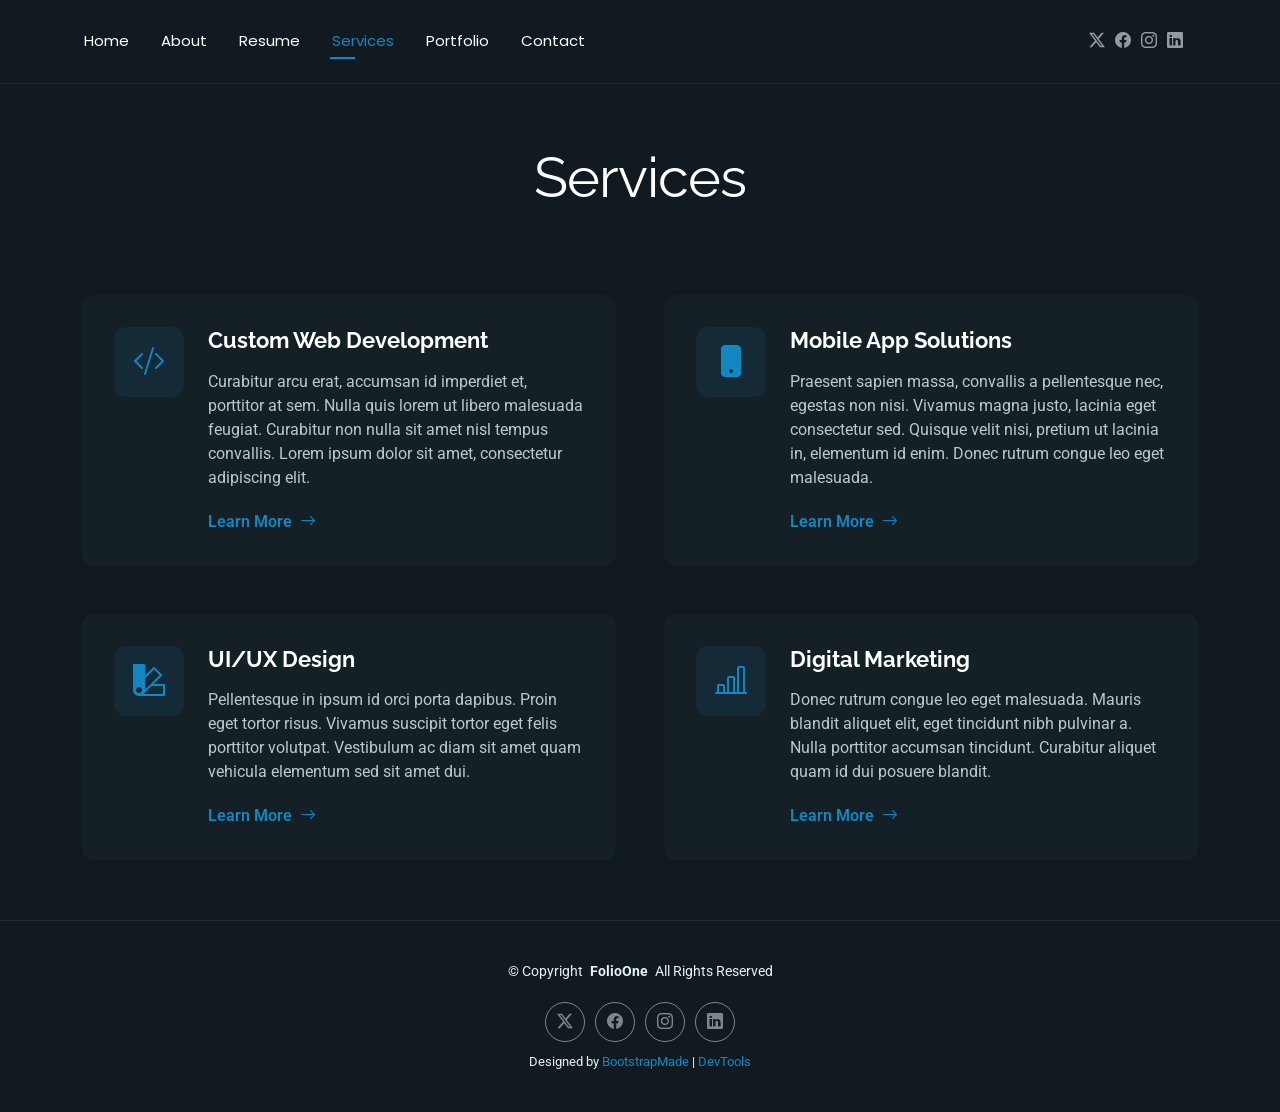
<file: template_1/services.html>
<!DOCTYPE html>
<html lang="en">

<head>
  <meta charset="utf-8">
  <meta content="width=device-width, initial-scale=1.0" name="viewport">
  <title>Services - FolioOne Bootstrap Template</title>
  <meta name="description" content="">
  <meta name="keywords" content="">

  <!-- Favicons -->
  <link href="assets/img/favicon.png" rel="icon">
  <link href="assets/img/apple-touch-icon.png" rel="apple-touch-icon">

  <!-- Fonts -->
  <link href="https://fonts.googleapis.com" rel="preconnect">
  <link href="https://fonts.gstatic.com" rel="preconnect" crossorigin>
  <link href="https://fonts.googleapis.com/css2?family=Roboto:ital,wght@0,100;0,300;0,400;0,500;0,700;0,900;1,100;1,300;1,400;1,500;1,700;1,900&family=Poppins:ital,wght@0,100;0,200;0,300;0,400;0,500;0,600;0,700;0,800;0,900;1,100;1,200;1,300;1,400;1,500;1,600;1,700;1,800;1,900&family=Raleway:ital,wght@0,100;0,200;0,300;0,400;0,500;0,600;0,700;0,800;0,900;1,100;1,200;1,300;1,400;1,500;1,600;1,700;1,800;1,900&display=swap" rel="stylesheet">

  <!-- Vendor CSS Files -->
  <link href="assets/vendor/bootstrap/css/bootstrap.min.css" rel="stylesheet">
  <link href="assets/vendor/bootstrap-icons/bootstrap-icons.css" rel="stylesheet">
  <link href="assets/vendor/aos/aos.css" rel="stylesheet">
  <link href="assets/vendor/swiper/swiper-bundle.min.css" rel="stylesheet">
  <link href="assets/vendor/glightbox/css/glightbox.min.css" rel="stylesheet">

  <!-- Main CSS File -->
  <link href="assets/css/main.css" rel="stylesheet">

  <!-- =======================================================
  * Template Name: FolioOne
  * Template URL: https://bootstrapmade.com/folioone-bootstrap-portfolio-website-template/
  * Updated: Aug 23 2025 with Bootstrap v5.3.7
  * Author: BootstrapMade.com
  * License: https://bootstrapmade.com/license/
  ======================================================== -->
</head>

<body class="services-page">

  <header id="header" class="header d-flex align-items-center light-background sticky-top">
    <div class="container position-relative d-flex align-items-center justify-content-between">

      <!-- <a href="index.html" class="logo d-flex align-items-center me-auto me-xl-0">
      <img src="assets/img/logo.webp" alt="">
      <h1 class="sitename">FolioOne</h1> 
    </a> -->

      <nav id="navmenu" class="navmenu">
        <ul>
          <li><a href="index.html">Home</a></li>
          <li><a href="about.html">About</a></li>
          <li><a href="resume.html">Resume</a></li>
          <li><a href="services.html" class="active">Services</a></li>
          <li><a href="portfolio.html">Portfolio</a></li>
          <li><a href="contact.html">Contact</a></li>
        </ul>
        <i class="mobile-nav-toggle d-xl-none bi bi-list"></i>
      </nav>

      <div class="header-social-links">
        <a href="#" class="twitter"><i class="bi bi-twitter-x"></i></a>
        <a href="#" class="facebook"><i class="bi bi-facebook"></i></a>
        <a href="#" class="instagram"><i class="bi bi-instagram"></i></a>
        <a href="#" class="linkedin"><i class="bi bi-linkedin"></i></a>
      </div>

    </div>
  </header>

  <main class="main">

    <!-- Services Section -->
    <section id="services" class="services section">

      <!-- Section Title -->
      <div class="container section-title" data-aos="fade-up">
        <h2>Services</h2>
      </div><!-- End Section Title -->

      <div class="container" data-aos="fade-up" data-aos-delay="100">

        <div class="row justify-content-center g-5">

          <div class="col-md-6" data-aos="fade-right" data-aos-delay="100">
            <div class="service-item">
              <div class="service-icon">
                <i class="bi bi-code-slash"></i>
              </div>
              <div class="service-content">
                <h3>Custom Web Development</h3>
                <p>Curabitur arcu erat, accumsan id imperdiet et, porttitor at sem. Nulla quis lorem ut libero malesuada feugiat. Curabitur non nulla sit amet nisl tempus convallis. Lorem ipsum dolor sit amet, consectetur adipiscing elit.</p>
                <a href="" class="service-link">
                  <span>Learn More</span>
                  <i class="bi bi-arrow-right"></i>
                </a>
              </div>
            </div>
          </div><!-- End Service Item -->

          <div class="col-md-6" data-aos="fade-left" data-aos-delay="100">
            <div class="service-item">
              <div class="service-icon">
                <i class="bi bi-phone-fill"></i>
              </div>
              <div class="service-content">
                <h3>Mobile App Solutions</h3>
                <p>Praesent sapien massa, convallis a pellentesque nec, egestas non nisi. Vivamus magna justo, lacinia eget consectetur sed. Quisque velit nisi, pretium ut lacinia in, elementum id enim. Donec rutrum congue leo eget malesuada.</p>
                <a href="" class="service-link">
                  <span>Learn More</span>
                  <i class="bi bi-arrow-right"></i>
                </a>
              </div>
            </div>
          </div><!-- End Service Item -->

          <div class="col-md-6" data-aos="fade-right" data-aos-delay="200">
            <div class="service-item">
              <div class="service-icon">
                <i class="bi bi-palette2"></i>
              </div>
              <div class="service-content">
                <h3>UI/UX Design</h3>
                <p>Pellentesque in ipsum id orci porta dapibus. Proin eget tortor risus. Vivamus suscipit tortor eget felis porttitor volutpat. Vestibulum ac diam sit amet quam vehicula elementum sed sit amet dui.</p>
                <a href="" class="service-link">
                  <span>Learn More</span>
                  <i class="bi bi-arrow-right"></i>
                </a>
              </div>
            </div>
          </div><!-- End Service Item -->

          <div class="col-md-6" data-aos="fade-left" data-aos-delay="200">
            <div class="service-item">
              <div class="service-icon">
                <i class="bi bi-bar-chart-line"></i>
              </div>
              <div class="service-content">
                <h3>Digital Marketing</h3>
                <p>Donec rutrum congue leo eget malesuada. Mauris blandit aliquet elit, eget tincidunt nibh pulvinar a. Nulla porttitor accumsan tincidunt. Curabitur aliquet quam id dui posuere blandit.</p>
                <a href="" class="service-link">
                  <span>Learn More</span>
                  <i class="bi bi-arrow-right"></i>
                </a>
              </div>
            </div>
          </div><!-- End Service Item -->

        </div>

      </div>

    </section><!-- /Services Section -->

  </main>

  <footer id="footer" class="footer">

    <div class="container">
      <div class="copyright text-center ">
        <p>© <span>Copyright</span> <strong class="px-1 sitename">FolioOne</strong> <span>All Rights Reserved<br></span></p>
      </div>
      <div class="social-links d-flex justify-content-center">
        <a href=""><i class="bi bi-twitter-x"></i></a>
        <a href=""><i class="bi bi-facebook"></i></a>
        <a href=""><i class="bi bi-instagram"></i></a>
        <a href=""><i class="bi bi-linkedin"></i></a>
      </div>
      <div class="credits">
        <!-- All the links in the footer should remain intact. -->
        <!-- You can delete the links only if you've purchased the pro version. -->
        <!-- Licensing information: https://bootstrapmade.com/license/ -->
        <!-- Purchase the pro version with working PHP/AJAX contact form: [buy-url] -->
        Designed by <a href="https://bootstrapmade.com/">BootstrapMade</a> | <a href="https://bootstrapmade.com/tools/">DevTools</a>
      </div>
    </div>

  </footer>

  <!-- Scroll Top -->
  <a href="#" id="scroll-top" class="scroll-top d-flex align-items-center justify-content-center"><i class="bi bi-arrow-up-short"></i></a>

  <!-- Preloader -->
  <div id="preloader"></div>

  <!-- Vendor JS Files -->
  <script src="assets/vendor/bootstrap/js/bootstrap.bundle.min.js"></script>
  <script src="assets/vendor/php-email-form/validate.js"></script>
  <script src="assets/vendor/aos/aos.js"></script>
  <script src="assets/vendor/typed.js/typed.umd.js"></script>
  <script src="assets/vendor/waypoints/noframework.waypoints.js"></script>
  <script src="assets/vendor/purecounter/purecounter_vanilla.js"></script>
  <script src="assets/vendor/swiper/swiper-bundle.min.js"></script>
  <script src="assets/vendor/imagesloaded/imagesloaded.pkgd.min.js"></script>
  <script src="assets/vendor/isotope-layout/isotope.pkgd.min.js"></script>
  <script src="assets/vendor/glightbox/js/glightbox.min.js"></script>

  <!-- Main JS File -->
  <script src="assets/js/main.js"></script>

</body>

</html>
</file>
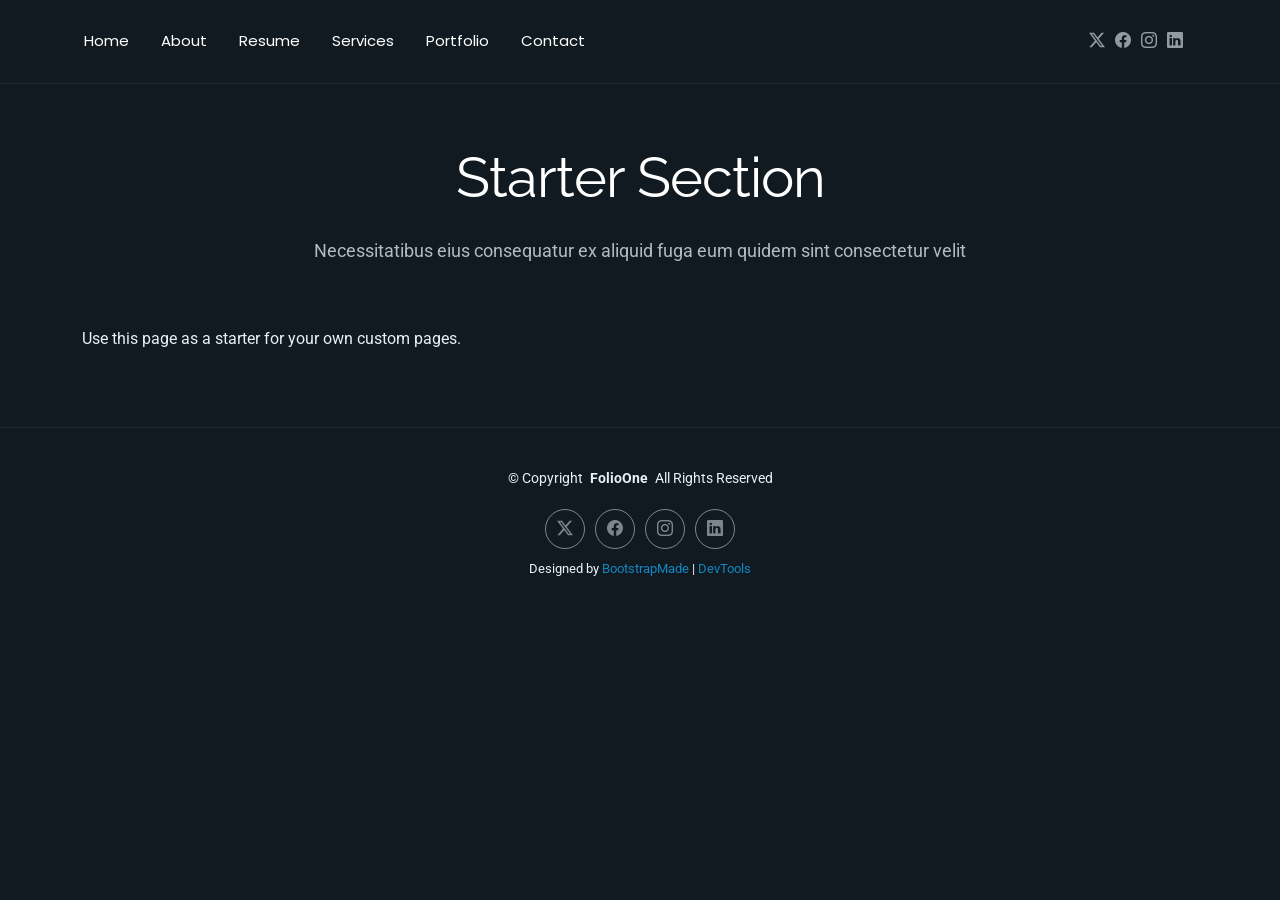
<file: template_1/starter-page.html>
<!DOCTYPE html>
<html lang="en">

<head>
  <meta charset="utf-8">
  <meta content="width=device-width, initial-scale=1.0" name="viewport">
  <title>Starter Page - FolioOne Bootstrap Template</title>
  <meta name="description" content="">
  <meta name="keywords" content="">

  <!-- Favicons -->
  <link href="assets/img/favicon.png" rel="icon">
  <link href="assets/img/apple-touch-icon.png" rel="apple-touch-icon">

  <!-- Fonts -->
  <link href="https://fonts.googleapis.com" rel="preconnect">
  <link href="https://fonts.gstatic.com" rel="preconnect" crossorigin>
  <link href="https://fonts.googleapis.com/css2?family=Roboto:ital,wght@0,100;0,300;0,400;0,500;0,700;0,900;1,100;1,300;1,400;1,500;1,700;1,900&family=Poppins:ital,wght@0,100;0,200;0,300;0,400;0,500;0,600;0,700;0,800;0,900;1,100;1,200;1,300;1,400;1,500;1,600;1,700;1,800;1,900&family=Raleway:ital,wght@0,100;0,200;0,300;0,400;0,500;0,600;0,700;0,800;0,900;1,100;1,200;1,300;1,400;1,500;1,600;1,700;1,800;1,900&display=swap" rel="stylesheet">

  <!-- Vendor CSS Files -->
  <link href="assets/vendor/bootstrap/css/bootstrap.min.css" rel="stylesheet">
  <link href="assets/vendor/bootstrap-icons/bootstrap-icons.css" rel="stylesheet">
  <link href="assets/vendor/aos/aos.css" rel="stylesheet">
  <link href="assets/vendor/swiper/swiper-bundle.min.css" rel="stylesheet">
  <link href="assets/vendor/glightbox/css/glightbox.min.css" rel="stylesheet">

  <!-- Main CSS File -->
  <link href="assets/css/main.css" rel="stylesheet">

  <!-- =======================================================
  * Template Name: FolioOne
  * Template URL: https://bootstrapmade.com/folioone-bootstrap-portfolio-website-template/
  * Updated: Aug 23 2025 with Bootstrap v5.3.7
  * Author: BootstrapMade.com
  * License: https://bootstrapmade.com/license/
  ======================================================== -->
</head>

<body class="starter-page-page">

  <header id="header" class="header d-flex align-items-center light-background sticky-top">
    <div class="container position-relative d-flex align-items-center justify-content-between">

      <!-- <a href="index.html" class="logo d-flex align-items-center me-auto me-xl-0">
      <img src="assets/img/logo.webp" alt="">
      <h1 class="sitename">FolioOne</h1> 
    </a> -->

      <nav id="navmenu" class="navmenu">
        <ul>
          <li><a href="index.html">Home</a></li>
          <li><a href="about.html">About</a></li>
          <li><a href="resume.html">Resume</a></li>
          <li><a href="services.html">Services</a></li>
          <li><a href="portfolio.html">Portfolio</a></li>
          <li><a href="contact.html">Contact</a></li>
        </ul>
        <i class="mobile-nav-toggle d-xl-none bi bi-list"></i>
      </nav>

      <div class="header-social-links">
        <a href="#" class="twitter"><i class="bi bi-twitter-x"></i></a>
        <a href="#" class="facebook"><i class="bi bi-facebook"></i></a>
        <a href="#" class="instagram"><i class="bi bi-instagram"></i></a>
        <a href="#" class="linkedin"><i class="bi bi-linkedin"></i></a>
      </div>

    </div>
  </header>

  <main class="main">

    <!-- Starter Section Section -->
    <section id="starter-section" class="starter-section section">

      <!-- Section Title -->
      <div class="container section-title" data-aos="fade-up">
        <h2>Starter Section</h2>
        <p>Necessitatibus eius consequatur ex aliquid fuga eum quidem sint consectetur velit</p>
      </div><!-- End Section Title -->

      <div class="container" data-aos="fade-up">
        <p>Use this page as a starter for your own custom pages.</p>
      </div>

    </section><!-- /Starter Section Section -->

  </main>

  <footer id="footer" class="footer">

    <div class="container">
      <div class="copyright text-center ">
        <p>© <span>Copyright</span> <strong class="px-1 sitename">FolioOne</strong> <span>All Rights Reserved<br></span></p>
      </div>
      <div class="social-links d-flex justify-content-center">
        <a href=""><i class="bi bi-twitter-x"></i></a>
        <a href=""><i class="bi bi-facebook"></i></a>
        <a href=""><i class="bi bi-instagram"></i></a>
        <a href=""><i class="bi bi-linkedin"></i></a>
      </div>
      <div class="credits">
        <!-- All the links in the footer should remain intact. -->
        <!-- You can delete the links only if you've purchased the pro version. -->
        <!-- Licensing information: https://bootstrapmade.com/license/ -->
        <!-- Purchase the pro version with working PHP/AJAX contact form: [buy-url] -->
        Designed by <a href="https://bootstrapmade.com/">BootstrapMade</a> | <a href="https://bootstrapmade.com/tools/">DevTools</a>
      </div>
    </div>

  </footer>

  <!-- Scroll Top -->
  <a href="#" id="scroll-top" class="scroll-top d-flex align-items-center justify-content-center"><i class="bi bi-arrow-up-short"></i></a>

  <!-- Preloader -->
  <div id="preloader"></div>

  <!-- Vendor JS Files -->
  <script src="assets/vendor/bootstrap/js/bootstrap.bundle.min.js"></script>
  <script src="assets/vendor/php-email-form/validate.js"></script>
  <script src="assets/vendor/aos/aos.js"></script>
  <script src="assets/vendor/typed.js/typed.umd.js"></script>
  <script src="assets/vendor/waypoints/noframework.waypoints.js"></script>
  <script src="assets/vendor/purecounter/purecounter_vanilla.js"></script>
  <script src="assets/vendor/swiper/swiper-bundle.min.js"></script>
  <script src="assets/vendor/imagesloaded/imagesloaded.pkgd.min.js"></script>
  <script src="assets/vendor/isotope-layout/isotope.pkgd.min.js"></script>
  <script src="assets/vendor/glightbox/js/glightbox.min.js"></script>

  <!-- Main JS File -->
  <script src="assets/js/main.js"></script>

</body>

</html>
</file>
<file: assets/css/custom.css>
# 2
@import url('https://fonts.googleapis.com/css2?family=Poppins:wght@400;500;600;700&family=Libre+Baskerville:wght@400;700&display=swap');

:root {
  --body-font: "Poppins", "Segoe UI", Arial, sans-serif;
  --heading-font: "Libre Baskerville", Georgia, serif;
  --text-color: #1d1d1d;
  --muted-text: #2f2f2f;
  --heading-color: #111111;
}

body {
  font-family: var(--body-font);
  color: var(--text-color);
  line-height: 1.7;
  letter-spacing: 0.01em;
}

h1, h2, h3, h4, h5, h6 {
  font-family: var(--heading-font);
  color: var(--heading-color);
  line-height: 1.3;
  margin-top: 1.2em;
  margin-bottom: 0.6em;
  letter-spacing: -0.02em;
}

h1 {
  font-size: 2.5rem;
  font-weight: 700;
}

h2 {
  font-size: 2rem;
  font-weight: 700;
}

h3 {
  font-size: 1.6rem;
  font-weight: 700;
}

h4 {
  font-size: 1.3rem;
  font-weight: 700;
}

h5 {
  font-size: 1.1rem;
  font-weight: 600;
}

h6 {
  font-size: 1rem;
  font-weight: 600;
}

p {
  font-family: var(--body-font);
  font-size: 1rem;
  line-height: 1.8;
  color: var(--muted-text);
  margin-bottom: 1rem;
}

p strong,
p b {
  color: var(--text-color);
  font-weight: 600;
}

.section-title h2,
.section-title h3,
.hero-content h1 {
  color: var(--heading-color);
}

.article-content p,
.about-content p,
.resume-item p,
.portfolio-item p,
.contact-section p {
  color: var(--muted-text);
}

# 1 pap
ul,
ol {
  margin: 1rem 0 1.5rem;
  padding-left: 1.4rem;
}

ul {
  list-style: disc;
}

ol {
  list-style: decimal;
}

ul li,
ol li {
  margin-bottom: 0.45rem;
}

ul ul,
ol ul,
ul ol,
ol ol {
  margin-top: 0.4rem;
  margin-bottom: 0.5rem;
}

# 2 pap
table {
  width: 100%;
  border-collapse: collapse;
  margin-bottom: 2rem;
}

table thead th {
  background: rgba(255, 255, 255, 0.03);
  color: #ffffff;
  text-align: left;
  padding: 0.85rem 0.9rem;
  border-bottom: 1px solid rgba(255, 255, 255, 0.15);
  font-weight: 600;
}

table tbody td {
  padding: 0.9rem 0.9rem;
  text-align: left;
  vertical-align: top;
  border-bottom: 1px solid rgba(255, 255, 255, 0.08);
  color: #e5e7eb;
}

table tbody tr:nth-child(even) {
  background: rgba(255, 255, 255, 0.01);
}

table tbody tr:hover {
  background: rgba(255, 255, 255, 0.02);
}

# 4
main section,
article,
.portfolio-item,
.resume-item,
.service-item,
.contact-item,
.card {
  margin: 20px 0;
  box-shadow: 0 4px 14px rgba(17, 24, 39, 0.06);
}

# 5
# 6
.progress {
  height: 12px;
  background: #dfe4ea;
  border-radius: 999px;
  overflow: hidden;
  margin-bottom: 18px;
}

.progress-bar {
  background: linear-gradient(90deg, #0f766e, #14b8a6);
  border-radius: 999px;
  box-shadow: inset 0 0 0 1px rgba(255, 255, 255, 0.2);
}

.floating-card {
  background: rgba(255, 255, 255, 0.96);
  border: 1px solid rgba(17, 24, 39, 0.08);
  box-shadow: 0 8px 18px rgba(17, 24, 39, 0.08);
}

.floating-card.design {
  background: #ecfeff;
}

.floating-card.code {
  background: #f3f4f6;
}

.floating-card.creativity {
  background: #f0fdf4;
}






# 3
.btn {
  border-radius: 999px;
  padding: 0.8rem 1.5rem;
  font-weight: 600;
  transition: all 0.25s ease;
  box-shadow: none;
}

.btn:hover {
  transform: translateY(-2px);
  box-shadow: 0 8px 20px rgba(17, 24, 39, 0.12);
}

.btn:active {
  transform: translateY(0);
  box-shadow: none;
}

.btn-primary {
  background-color: #111827;
  border-color: #111827;
  color: #ffffff;
}

.btn-primary:hover {
  background-color: #1f2937;
  border-color: #1f2937;
  color: #ffffff;
}

.btn-outline {
  background-color: transparent;
  border: 1px solid #111827;
  color: #111827;
}

.btn-outline:hover {
  background-color: #111827;
  color: #ffffff;
}


a {
  transition: color 0.2s ease, opacity 0.2s ease;
}

.navmenu a,
.header-social-links a,
.social-links a {
  color: #1a1a1a;
  text-decoration: none;
}

.navmenu a:hover,
.header-social-links a:hover,
.social-links a:hover {
  color: #0d9488;
  opacity: 1;
}

.navmenu a:active,
.header-social-links a:active,
.social-links a:active {
  color: #0f766e;
}

.navmenu a.active {
  color: #0d9488;
  font-weight: 600;
}


.navmenu ul li a,
.btn,
.header-social-links a,
.social-links a {
  border-radius: 8px;
}

.navmenu ul li a {
  padding: 0.4rem 0.7rem;
}

.navmenu ul li a:hover,
.navmenu ul li a.active {
  background-color: rgba(13, 148, 136, 0.08);
}

.ld10-page .skills-module {
  padding: 64px 0;
}

.ld10-page .skills-module .section-title {
  text-align: center;
  margin-bottom: 32px;
}

.ld10-page .skill-summary {
  display: grid;
  grid-template-columns: repeat(3, minmax(0, 1fr));
  gap: 18px;
  margin-bottom: 28px;
}

.ld10-page .skill-summary-card {
  display: flex;
  min-height: 150px;
  flex-direction: column;
  justify-content: center;
  gap: 7px;
  padding: 22px 24px;
  border: 1px solid #e2e9ec;
  border-radius: 16px;
  background: linear-gradient(145deg, #fff, #f4faf9);
  box-shadow: 0 8px 22px rgba(17, 24, 39, 0.06);
}

.ld10-page .skill-summary-label {
  color: #52616b;
  font-size: 0.85rem;
  font-weight: 600;
}

.ld10-page .skill-summary-card strong {
  color: #0f766e;
  font-family: var(--heading-font);
  font-size: clamp(1.5rem, 3vw, 2rem);
  line-height: 1.2;
}

.ld10-page .skill-summary-card strong small {
  font-family: var(--body-font);
  font-size: 0.9rem;
}

.ld10-page .skill-summary-note {
  color: #6b7780;
  font-size: 0.8rem;
}

.ld10-page .skill-rank-card strong {
  font-family: var(--body-font);
  font-size: clamp(1.2rem, 2.5vw, 1.65rem);
}

.ld10-page .skill-level-progress {
  margin-bottom: 30px;
  padding: 22px 24px;
  border: 1px solid #e2e9ec;
  border-radius: 16px;
  background: #fff;
  box-shadow: 0 8px 22px rgba(17, 24, 39, 0.05);
}

.ld10-page .skill-level-progress-heading {
  display: flex;
  align-items: center;
  justify-content: space-between;
  gap: 18px;
  margin-bottom: 16px;
}

.ld10-page .skill-level-progress-heading h3 {
  margin: 0 0 5px;
  font-family: var(--body-font);
  font-size: 1.05rem;
  font-weight: 700;
}

.ld10-page .skill-level-progress-heading p {
  margin: 0;
  color: #64727b;
  font-size: 0.85rem;
}

.ld10-page .skill-level-progress-heading > strong {
  color: #0f766e;
  font-size: 1.1rem;
  white-space: nowrap;
}

.ld10-page .skill-level-track {
  height: 14px;
  overflow: hidden;
  border-radius: 999px;
  background: #e4ecee;
}

.ld10-page .skill-level-fill {
  display: block;
  height: 100%;
  border-radius: inherit;
  background: linear-gradient(90deg, #0f766e, #2dd4bf);
}

.ld10-page .skill-level-scale {
  display: flex;
  justify-content: space-between;
  gap: 12px;
  margin-top: 8px;
  color: #6b7780;
  font-size: 0.75rem;
}

.ld10-page .skill-statistics {
  margin-bottom: 30px;
}

.ld10-page .skill-statistics-heading {
  margin-bottom: 14px;
}

.ld10-page .skill-statistics-heading h3 {
  margin: 0 0 4px;
  font-family: var(--body-font);
  font-size: 1.1rem;
  font-weight: 700;
}

.ld10-page .skill-statistics-heading p {
  margin: 0;
  color: #52616b;
  font-size: 0.85rem;
}

.ld10-page .skill-statistics-grid {
  display: grid;
  grid-template-columns: repeat(3, minmax(0, 1fr));
  gap: 16px;
}

.ld10-page .skill-stat-card {
  display: flex;
  min-height: 112px;
  flex-direction: column;
  justify-content: center;
  gap: 5px;
  padding: 18px 22px;
  border: 1px solid #e2e9ec;
  border-radius: 14px;
  background: #fff;
  box-shadow: 0 6px 18px rgba(17, 24, 39, 0.05);
}

.ld10-page .skill-stat-label {
  color: #52616b;
  font-size: 0.85rem;
}

.ld10-page .skill-stat-card strong {
  color: #0f766e;
  font-size: 1.8rem;
  line-height: 1.2;
}

.ld10-page .skill-stat-card strong small {
  margin-left: 2px;
  font-size: 1rem;
}

.ld10-page .skill-board {
  display: grid;
  grid-template-columns: repeat(3, minmax(0, 1fr));
  gap: 22px;
  align-items: start;
}

.ld10-page .skill-column {
  min-width: 0;
  padding: 20px;
  border: 1px solid #e5e7eb;
  border-radius: 16px;
  background: #f8fafc;
}

.ld10-page .skill-column-heading {
  display: flex;
  align-items: center;
  justify-content: space-between;
  gap: 10px;
  margin-bottom: 16px;
  padding-bottom: 12px;
  border-bottom: 2px solid #dbe4e8;
}

.ld10-page .skill-column-heading h3 {
  margin: 0;
  font-family: var(--body-font);
  font-size: 1.1rem;
  font-weight: 700;
}

.ld10-page .skill-column-heading span {
  color: #52616b;
  font-size: 0.8rem;
}

.ld10-page .skill-card {
  margin: 0 0 14px;
  padding: 17px;
  border: 1px solid #e7ecef;
  border-radius: 12px;
  background: #fff;
  box-shadow: 0 5px 16px rgba(17, 24, 39, 0.06);
}

.ld10-page .skill-card:last-child {
  margin-bottom: 0;
}

.ld10-page .skill-card-top {
  display: flex;
  align-items: center;
  justify-content: space-between;
  gap: 8px;
  margin-bottom: 10px;
}

.ld10-page .skill-status,
.ld10-page .skill-xp {
  display: inline-flex;
  align-items: center;
  border-radius: 999px;
  padding: 4px 10px;
  font-size: 0.75rem;
  font-weight: 600;
}

.ld10-page .skill-status { background: #e8eef2; color: #40515c; }
.ld10-page .skill-xp { background: #e6f5f2; color: #087568; white-space: nowrap; }
.ld10-page .learning .skill-status { background: #fff3d6; color: #8a5a00; }
.ld10-page .completed .skill-status { background: #e4f5e9; color: #21733b; }

.ld10-page .skill-card h4 {
  margin: 0 0 7px;
  font-family: var(--body-font);
  font-size: 1rem;
  font-weight: 700;
}

.ld10-page .skill-card p {
  margin: 0;
  color: #52616b;
  font-size: 0.88rem;
  line-height: 1.55;
}

@media (max-width: 991px) {
  .ld10-page .skill-board { grid-template-columns: repeat(2, minmax(0, 1fr)); }
}

@media (max-width: 575px) {
  .ld10-page .skill-summary { grid-template-columns: 1fr; }
  .ld10-page .skill-statistics-grid { grid-template-columns: 1fr; }
  .ld10-page .skill-level-progress-heading { align-items: flex-start; flex-direction: column; }
  .ld10-page .skill-level-scale { font-size: 0.68rem; }
  .ld10-page .skill-board { grid-template-columns: 1fr; }
  .ld10-page .skill-column { padding: 16px; }
}

.services.section {
  position: relative;
  isolation: isolate;
  overflow: hidden;
  background: linear-gradient(-45deg, #d9f3ee, #e8eefb, #f8e8dc, #d8edf4);
  background-size: 350% 350%;
  animation: services-gradient-shift 18s ease infinite;
}

.services.section > .container {
  position: relative;
  z-index: 1;
}

@keyframes services-gradient-shift {
  0% { background-position: 0% 50%; }
  50% { background-position: 100% 50%; }
  100% { background-position: 0% 50%; }
}

.about.section {
  position: relative;
  isolation: isolate;
}

.about.section::before,
.about.section::after {
  position: absolute;
  z-index: 0;
  display: block;
  content: "";
  pointer-events: none;
}

.about.section > .container {
  position: relative;
  z-index: 1;
}

.about.section::before {
  top: 150px;
  right: 7%;
  width: 54px;
  height: 54px;
  border: 3px solid rgba(15, 118, 110, 0.32);
  border-radius: 50%;
  animation: about-shape-float 7s ease-in-out infinite;
}

.about.section::after {
  bottom: 80px;
  left: 6%;
  width: 0;
  height: 0;
  border-right: 30px solid transparent;
  border-bottom: 52px solid rgba(13, 148, 136, 0.2);
  border-left: 30px solid transparent;
  animation: about-shape-drift 9s ease-in-out infinite;
}

@keyframes about-shape-float {
  0%, 100% { transform: translateY(0) scale(1); }
  50% { transform: translateY(-18px) scale(1.08); }
}

@keyframes about-shape-drift {
  0%, 100% { transform: translate(0, 0) rotate(0deg); }
  50% { transform: translate(12px, -16px) rotate(18deg); }
}

@media (prefers-reduced-motion: reduce) {
  .services.section,
  .about.section::before,
  .about.section::after {
    animation: none;
  }
}

.contact-js-form .form-label {
  margin-bottom: 4px;
  font-size: 0.9rem;
  font-weight: 500;
  display: block;
}

.contact-js-form .invalid-feedback {
  display: block;
  font-size: 0.85rem;
}

.contact-js-form .form-control.is-invalid {
  border-color: #dc2626;
  border-width: 2px;
}

.contact-js-form .form-buttons {
  display: flex;
  justify-content: center;
  gap: 12px;
  flex-wrap: wrap;
}

.contact-js-form .btn:disabled {
  opacity: 0.5;
  cursor: not-allowed;
}

.contact-js-form .btn-clear {
  background: transparent;
  border: 2px solid #0f766e;
  color: #0f766e;
}

.contact .contact-form {
  height: auto;
}

.contact .contact-form .form-result {
  display: none;
  margin-top: 24px;
  padding: 16px 20px;
  border-radius: 8px;
  background: #d1fae5;
  border-left: 4px solid #0f766e;
  text-align: left;
}

.contact .contact-form .form-result.visible {
  display: block;
}

.contact .contact-form .form-result p {
  margin: 0 0 6px;
  color: #134e4a;
}

.skills-module h2,
.skills-module h3,
.skills-module h4 {
  color: #17252d;
}

.skills-module .skill-summary-card strong {
  color: #0f766e;
}
</file>
<file: assets/css/main.css>
/**
* Template Name: FolioOne
* Template URL: https://bootstrapmade.com/folioone-bootstrap-portfolio-website-template/
* Updated: Aug 23 2025 with Bootstrap v5.3.7
* Author: BootstrapMade.com
* License: https://bootstrapmade.com/license/
*/

/*--------------------------------------------------------------
# Font & Color Variables
# Help: https://bootstrapmade.com/color-system/
--------------------------------------------------------------*/
/* Fonts */
:root {
  --default-font: "Roboto",  system-ui, -apple-system, "Segoe UI", Roboto, "Helvetica Neue", Arial, "Noto Sans", "Liberation Sans", sans-serif, "Apple Color Emoji", "Segoe UI Emoji", "Segoe UI Symbol", "Noto Color Emoji";
  --heading-font: "Raleway",  sans-serif;
  --nav-font: "Poppins",  sans-serif;
}

/* Global Colors - The following color variables are used throughout the website. Updating them here will change the color scheme of the entire website */
:root { 
  --background-color: #101a20; /* Background color for the entire website, including individual sections */
  --default-color: #e7f2f7; /* Default color used for the majority of the text content across the entire website */
  --heading-color: #ffffff; /* Color for headings, subheadings and title throughout the website */
  --accent-color: #1387c1; /* Accent color that represents your brand on the website. It's used for buttons, links, and other elements that need to stand out */
  --surface-color: #141f26; /* The surface color is used as a background of boxed elements within sections, such as cards, icon boxes, or other elements that require a visual separation from the global background. */
  --contrast-color: #ffffff; /* Contrast color for text, ensuring readability against backgrounds of accent, heading, or default colors. */
}

/* Nav Menu Colors - The following color variables are used specifically for the navigation menu. They are separate from the global colors to allow for more customization options */
:root {
  --nav-color: #ffffff;  /* The default color of the main navmenu links */
  --nav-hover-color: #1387c1; /* Applied to main navmenu links when they are hovered over or active */
  --nav-mobile-background-color: #213642; /* Used as the background color for mobile navigation menu */
  --nav-dropdown-background-color: #051117; /* Used as the background color for dropdown items that appear when hovering over primary navigation items */
  --nav-dropdown-color: #e7f2f7; /* Used for navigation links of the dropdown items in the navigation menu. */
  --nav-dropdown-hover-color: #1387c1; /* Similar to --nav-hover-color, this color is applied to dropdown navigation links when they are hovered over. */
}

/* Color Presets - These classes override global colors when applied to any section or element, providing reuse of the sam color scheme. */

.light-background {
  --background-color: #142027;
  --surface-color: #325264;
}

.dark-background {
  --background-color: #0b1419;
  --default-color: #ffffff;
  --heading-color: #ffffff;
  --surface-color: #252525;
  --contrast-color: #ffffff;
}

/* Smooth scroll */
:root {
  scroll-behavior: smooth;
}

/*--------------------------------------------------------------
# General Styling & Shared Classes
--------------------------------------------------------------*/
body {
  color: var(--default-color);
  background-color: var(--background-color);
  font-family: var(--default-font);
}

a {
  color: var(--accent-color);
  text-decoration: none;
  transition: 0.3s;
}

a:hover {
  color: color-mix(in srgb, var(--accent-color), transparent 25%);
  text-decoration: none;
}

h1,
h2,
h3,
h4,
h5,
h6 {
  color: var(--heading-color);
  font-family: var(--heading-font);
}

/* PHP Email Form Messages
------------------------------*/
.php-email-form .error-message {
  display: none;
  background: #df1529;
  color: #ffffff;
  text-align: left;
  padding: 15px;
  margin-bottom: 24px;
  font-weight: 600;
}

.php-email-form .sent-message {
  display: none;
  color: #ffffff;
  background: #059652;
  text-align: center;
  padding: 15px;
  margin-bottom: 24px;
  font-weight: 600;
}

.php-email-form .loading {
  display: none;
  background: var(--surface-color);
  text-align: center;
  padding: 15px;
  margin-bottom: 24px;
}

.php-email-form .loading:before {
  content: "";
  display: inline-block;
  border-radius: 50%;
  width: 24px;
  height: 24px;
  margin: 0 10px -6px 0;
  border: 3px solid var(--accent-color);
  border-top-color: var(--surface-color);
  animation: php-email-form-loading 1s linear infinite;
}

@keyframes php-email-form-loading {
  0% {
    transform: rotate(0deg);
  }

  100% {
    transform: rotate(360deg);
  }
}

/*--------------------------------------------------------------
# Global Header
--------------------------------------------------------------*/
.header {
  --background-color: rgba(255, 255, 255, 0);
  color: var(--default-color);
  background-color: var(--background-color);
  padding: 15px 0;
  transition: all 0.5s;
  z-index: 997;
  border-bottom: 1px solid color-mix(in srgb, var(--default-color), transparent 92%);
}

.header .logo {
  line-height: 1;
}

.header .logo img {
  max-height: 36px;
  margin-right: 8px;
}

.header .logo h1 {
  font-size: 32px;
  margin: 0;
  font-weight: 400;
  color: var(--heading-color);
}

.header .header-social-links {
  padding-right: 15px;
}

.header .header-social-links a {
  color: color-mix(in srgb, var(--default-color), transparent 40%);
  padding-left: 6px;
  display: inline-block;
  transition: 0.3s;
  font-size: 16px;
}

.header .header-social-links a:hover {
  color: var(--default-color);
}

.header .header-social-links a i {
  line-height: 0px;
}

@media (max-width: 1200px) {
  .header .logo {
    order: 1;
  }

  .header .header-social-links {
    order: 2;
  }

  .header .navmenu {
    order: 3;
  }
}

/* Global Header on Scroll
------------------------------*/
.scrolled .header {
  --background-color: rgba(16, 26, 32, 0.9);
}

/*--------------------------------------------------------------
# Navigation Menu
--------------------------------------------------------------*/
/* Desktop Navigation */
@media (min-width: 1200px) {
  .navmenu {
    padding: 0;
  }

  .navmenu ul {
    margin: 0;
    padding: 0;
    display: flex;
    list-style: none;
    align-items: center;
  }

  .navmenu li {
    position: relative;
  }

  .navmenu>ul>li {
    white-space: nowrap;
    padding: 15px 28px 15px 0;
  }

  .navmenu>ul>li:last-child {
    padding-right: 0;
  }

  .navmenu a,
  .navmenu a:focus {
    color: var(--nav-color);
    font-size: 15px;
    padding: 0 2px;
    font-family: var(--nav-font);
    font-weight: 400;
    display: flex;
    align-items: center;
    justify-content: space-between;
    white-space: nowrap;
    transition: 0.3s;
    position: relative;
  }

  .navmenu a i,
  .navmenu a:focus i {
    font-size: 12px;
    line-height: 0;
    margin-left: 5px;
    transition: 0.3s;
  }

  .navmenu>ul>li>a:before {
    content: "";
    position: absolute;
    height: 2px;
    bottom: -6px;
    left: 0;
    background-color: var(--nav-hover-color);
    visibility: hidden;
    width: 0px;
    transition: all 0.3s ease-in-out 0s;
  }

  .navmenu a:hover:before,
  .navmenu li:hover>a:before,
  .navmenu .active:before {
    visibility: visible;
    width: 25px;
  }

  .navmenu li:hover>a,
  .navmenu .active,
  .navmenu .active:focus {
    color: var(--nav-hover-color);
  }

  .navmenu .dropdown ul {
    margin: 0;
    padding: 10px 0;
    background: var(--nav-dropdown-background-color);
    display: block;
    position: absolute;
    visibility: hidden;
    left: -5px;
    top: 130%;
    opacity: 0;
    transition: 0.3s;
    border-radius: 4px;
    z-index: 99;
    box-shadow: 0px 0px 30px rgba(0, 0, 0, 0.1);
  }

  .navmenu .dropdown ul li {
    min-width: 200px;
  }

  .navmenu .dropdown ul a {
    padding: 10px 20px;
    font-size: 15px;
    text-transform: none;
    color: var(--nav-dropdown-color);
  }

  .navmenu .dropdown ul a i {
    font-size: 12px;
  }

  .navmenu .dropdown ul a:hover,
  .navmenu .dropdown ul .active:hover,
  .navmenu .dropdown ul li:hover>a {
    color: var(--nav-dropdown-hover-color);
  }

  .navmenu .dropdown:hover>ul {
    opacity: 1;
    top: 100%;
    visibility: visible;
  }

  .navmenu .dropdown .dropdown ul {
    top: 0;
    left: -90%;
    visibility: hidden;
  }

  .navmenu .dropdown .dropdown:hover>ul {
    opacity: 1;
    top: 0;
    left: -100%;
    visibility: visible;
  }
}

/* Mobile Navigation */
@media (max-width: 1199px) {
  .mobile-nav-toggle {
    color: var(--nav-color);
    font-size: 28px;
    line-height: 0;
    margin-right: 10px;
    cursor: pointer;
    transition: color 0.3s;
  }

  .navmenu {
    padding: 0;
    z-index: 9997;
  }

  .navmenu ul {
    display: none;
    list-style: none;
    position: absolute;
    inset: 60px 20px 20px 20px;
    padding: 10px 0;
    margin: 0;
    border-radius: 6px;
    background-color: var(--nav-mobile-background-color);
    border: 1px solid color-mix(in srgb, var(--default-color), transparent 90%);
    box-shadow: none;
    overflow-y: auto;
    transition: 0.3s;
    z-index: 9998;
  }

  .navmenu a,
  .navmenu a:focus {
    color: var(--nav-dropdown-color);
    padding: 10px 20px;
    font-family: var(--nav-font);
    font-size: 17px;
    font-weight: 500;
    display: flex;
    align-items: center;
    justify-content: space-between;
    white-space: nowrap;
    transition: 0.3s;
  }

  .navmenu a i,
  .navmenu a:focus i {
    font-size: 12px;
    line-height: 0;
    margin-left: 5px;
    width: 30px;
    height: 30px;
    display: flex;
    align-items: center;
    justify-content: center;
    border-radius: 50%;
    transition: 0.3s;
    background-color: color-mix(in srgb, var(--accent-color), transparent 90%);
  }

  .navmenu a i:hover,
  .navmenu a:focus i:hover {
    background-color: var(--accent-color);
    color: var(--contrast-color);
  }

  .navmenu a:hover,
  .navmenu .active,
  .navmenu .active:focus {
    color: var(--nav-dropdown-hover-color);
  }

  .navmenu .active i,
  .navmenu .active:focus i {
    background-color: var(--accent-color);
    color: var(--contrast-color);
    transform: rotate(180deg);
  }

  .navmenu .dropdown ul {
    position: static;
    display: none;
    z-index: 99;
    padding: 10px 0;
    margin: 10px 20px;
    background-color: var(--nav-dropdown-background-color);
    transition: all 0.5s ease-in-out;
  }

  .navmenu .dropdown ul ul {
    background-color: rgba(33, 37, 41, 0.1);
  }

  .navmenu .dropdown>.dropdown-active {
    display: block;
    background-color: rgba(33, 37, 41, 0.03);
  }

  .mobile-nav-active {
    overflow: hidden;
  }

  .mobile-nav-active .mobile-nav-toggle {
    color: #fff;
    position: absolute;
    font-size: 32px;
    top: 15px;
    right: 15px;
    margin-right: 0;
    z-index: 9999;
  }

  .mobile-nav-active .navmenu {
    position: fixed;
    overflow: hidden;
    inset: 0;
    background: rgba(33, 37, 41, 0.8);
    transition: 0.3s;
  }

  .mobile-nav-active .navmenu>ul {
    display: block;
  }
}

/*--------------------------------------------------------------
# Global Footer
--------------------------------------------------------------*/
.footer {
  color: var(--default-color);
  background-color: var(--background-color);
  font-size: 14px;
  padding: 40px 0;
  position: relative;
  border-top: 1px solid color-mix(in srgb, var(--default-color), transparent 92%);
}

.footer .copyright p {
  margin-bottom: 0;
}

.footer .social-links {
  margin-top: 20px;
}

.footer .social-links a {
  display: flex;
  align-items: center;
  justify-content: center;
  width: 40px;
  height: 40px;
  border-radius: 50%;
  border: 1px solid color-mix(in srgb, var(--default-color), transparent 50%);
  font-size: 16px;
  color: color-mix(in srgb, var(--default-color), transparent 50%);
  margin: 0 5px;
  transition: 0.3s;
}

.footer .social-links a:hover {
  color: var(--accent-color);
  border-color: var(--accent-color);
}

.footer .credits {
  margin-top: 10px;
  font-size: 13px;
  text-align: center;
}

/*--------------------------------------------------------------
# Preloader
--------------------------------------------------------------*/
#preloader {
  position: fixed;
  inset: 0;
  z-index: 9999;
  overflow: hidden;
  background-color: var(--background-color);
  transition: all 0.6s ease-out;
  width: 100%;
  height: 100vh;
}

#preloader:before,
#preloader:after {
  content: "";
  position: absolute;
  border: 4px solid var(--accent-color);
  border-radius: 50%;
  animation: animate-preloader 2s cubic-bezier(0, 0.2, 0.8, 1) infinite;
}

#preloader:after {
  animation-delay: -0.5s;
}

@keyframes animate-preloader {
  0% {
    width: 10px;
    height: 10px;
    top: calc(50% - 5px);
    left: calc(50% - 5px);
    opacity: 1;
  }

  100% {
    width: 72px;
    height: 72px;
    top: calc(50% - 36px);
    left: calc(50% - 36px);
    opacity: 0;
  }
}

/*--------------------------------------------------------------
# Scroll Top Button
--------------------------------------------------------------*/
.scroll-top {
  position: fixed;
  visibility: hidden;
  opacity: 0;
  right: 15px;
  bottom: -15px;
  z-index: 99999;
  background-color: var(--accent-color);
  width: 44px;
  height: 44px;
  border-radius: 50px;
  transition: all 0.4s;
}

.scroll-top i {
  font-size: 24px;
  color: var(--contrast-color);
  line-height: 0;
}

.scroll-top:hover {
  background-color: color-mix(in srgb, var(--accent-color), transparent 20%);
  color: var(--contrast-color);
}

.scroll-top.active {
  visibility: visible;
  opacity: 1;
  bottom: 15px;
}

/*--------------------------------------------------------------
# Disable aos animation delay on mobile devices
--------------------------------------------------------------*/
@media screen and (max-width: 768px) {
  [data-aos-delay] {
    transition-delay: 0 !important;
  }
}

/*--------------------------------------------------------------
# Global Page Titles & Breadcrumbs
--------------------------------------------------------------*/
.page-title {
  color: var(--default-color);
  background-color: var(--background-color);
  position: relative;
}

.page-title .heading {
  padding: 80px 0;
  border-top: 1px solid color-mix(in srgb, var(--default-color), transparent 90%);
}

.page-title .heading h1 {
  font-size: 38px;
  font-weight: 700;
}

.page-title nav {
  background-color: color-mix(in srgb, var(--default-color), transparent 96%);
  padding: 20px 0;
}

.page-title nav ol {
  display: flex;
  flex-wrap: wrap;
  list-style: none;
  padding: 0;
  margin: 0;
  font-size: 16px;
  font-weight: 400;
}

.page-title nav ol li+li {
  padding-left: 10px;
}

.page-title nav ol li+li::before {
  content: "/";
  display: inline-block;
  padding-right: 10px;
  color: color-mix(in srgb, var(--default-color), transparent 70%);
}

/*--------------------------------------------------------------
# Global Sections
--------------------------------------------------------------*/
section,
.section {
  color: var(--default-color);
  background-color: var(--background-color);
  padding: 60px 0;
  scroll-margin-top: 100px;
  overflow: clip;
}

@media (max-width: 1199px) {

  section,
  .section {
    scroll-margin-top: 66px;
  }
}

/*--------------------------------------------------------------
# Global Section Titles
--------------------------------------------------------------*/
.section-title {
  text-align: center;
  padding-bottom: 60px;
  position: relative;
}

.section-title h2 {
  font-size: 3.5rem;
  font-weight: 400;
  line-height: 1.2;
  color: var(--heading-color);
  margin-bottom: 1.5rem;
  letter-spacing: -1px;
}

@media (max-width: 768px) {
  .section-title h2 {
    font-size: 2.5rem;
  }
}

.section-title p {
  font-size: 1.125rem;
  line-height: 1.8;
  color: color-mix(in srgb, var(--default-color), transparent 25%);
  max-width: 900px;
  margin: 0 auto;
  text-wrap: balance;
}

/*--------------------------------------------------------------
# Hero Section
--------------------------------------------------------------*/
.hero {
  padding: 80px 0;
  min-height: 100vh;
  display: flex;
  align-items: center;
}

.hero .hero-content h1 {
  font-size: 3.5rem;
  font-weight: 700;
  margin-bottom: 1rem;
  line-height: 1.2;
}

.hero .hero-content h1 .highlight {
  color: var(--accent-color);
  position: relative;
}

.hero .hero-content h1 .highlight::after {
  content: "";
  position: absolute;
  bottom: 0;
  left: 0;
  width: 100%;
  height: 3px;
  background: linear-gradient(90deg, var(--accent-color), color-mix(in srgb, var(--accent-color), transparent 50%));
  border-radius: 2px;
}

@media (max-width: 768px) {
  .hero .hero-content h1 {
    font-size: 2.5rem;
  }
}

.hero .hero-content h2 {
  font-size: 1.5rem;
  font-weight: 400;
  margin-bottom: 2rem;
  color: color-mix(in srgb, var(--default-color), transparent 20%);
}

.hero .hero-content h2 .typed {
  color: var(--accent-color);
  font-weight: 600;
}

@media (max-width: 768px) {
  .hero .hero-content h2 {
    font-size: 1.25rem;
  }
}

.hero .hero-content p {
  font-size: 1.1rem;
  line-height: 1.6;
  margin-bottom: 2.5rem;
  color: color-mix(in srgb, var(--default-color), transparent 30%);
}

.hero .hero-actions {
  display: flex;
  gap: 1rem;
  margin-bottom: 3rem;
}

.hero .hero-actions .btn {
  padding: 12px 30px;
  border-radius: 50px;
  font-weight: 600;
  text-decoration: none;
  transition: all 0.3s ease;
  border: 2px solid;
}

.hero .hero-actions .btn.btn-primary {
  background: var(--accent-color);
  color: var(--contrast-color);
  border-color: var(--accent-color);
}

.hero .hero-actions .btn.btn-primary:hover {
  background: color-mix(in srgb, var(--accent-color), black 15%);
  border-color: color-mix(in srgb, var(--accent-color), black 15%);
  transform: translateY(-2px);
}

.hero .hero-actions .btn.btn-outline {
  background: transparent;
  color: var(--accent-color);
  border-color: var(--accent-color);
}

.hero .hero-actions .btn.btn-outline:hover {
  transform: translateY(-2px);
}

@media (max-width: 576px) {
  .hero .hero-actions {
    flex-direction: column;
  }

  .hero .hero-actions .btn {
    text-align: center;
  }
}

.hero .social-links {
  display: flex;
  gap: 1rem;
}

.hero .social-links a {
  width: 45px;
  height: 45px;
  background: var(--surface-color);
  border-radius: 50%;
  display: flex;
  align-items: center;
  justify-content: center;
  color: var(--default-color);
  font-size: 1.2rem;
  transition: all 0.3s ease;
}

.hero .social-links a:hover {
  background: var(--accent-color);
  color: var(--contrast-color);
  transform: translateY(-3px);
  box-shadow: 0 8px 25px color-mix(in srgb, var(--accent-color), transparent 70%);
}

.hero .hero-image {
  position: relative;
}

.hero .hero-image .image-wrapper {
  position: relative;
  max-width: 450px;
  margin: 0 auto;
}

.hero .hero-image .image-wrapper img {
  border-radius: 20px;
  box-shadow: 0 5px 15px color-mix(in srgb, var(--default-color), transparent 95%);
  transition: transform 0.3s ease;
}

.hero .hero-image .image-wrapper img:hover {
  transform: scale(1.02);
}

.hero .hero-image .floating-elements {
  position: absolute;
  top: 0;
  left: 0;
  right: 0;
  bottom: 0;
  pointer-events: none;
}

.hero .hero-image .floating-elements .floating-card {
  position: absolute;
  background: var(--surface-color);
  padding: 15px 20px;
  border-radius: 15px;
  box-shadow: 0 10px 30px color-mix(in srgb, var(--default-color), transparent 90%);
  display: flex;
  align-items: center;
  gap: 10px;
  font-weight: 600;
  animation: float 3s ease-in-out infinite;
}

.hero .hero-image .floating-elements .floating-card i {
  font-size: 1.5rem;
  color: var(--accent-color);
}

.hero .hero-image .floating-elements .floating-card.design {
  top: 10%;
  right: -10%;
  animation-delay: 0s;
}

.hero .hero-image .floating-elements .floating-card.code {
  bottom: 30%;
  left: -15%;
  animation-delay: 1s;
}

.hero .hero-image .floating-elements .floating-card.creativity {
  top: 60%;
  right: -5%;
  animation-delay: 2s;
}

@media (max-width: 992px) {
  .hero .hero-image .floating-elements .floating-card {
    display: none;
  }
}

@keyframes float {

  0%,
  100% {
    transform: translateY(0px);
  }

  50% {
    transform: translateY(-10px);
  }
}

@media (max-width: 992px) {
  .hero .hero-content {
    text-align: center;
    margin-bottom: 3rem;
  }
}

/*--------------------------------------------------------------
# About Section
--------------------------------------------------------------*/
.about .intro-content .eyebrow {
  display: inline-block;
  letter-spacing: 0.12em;
  text-transform: uppercase;
  font-size: 12px;
  color: color-mix(in srgb, var(--default-color), transparent 40%);
  margin-bottom: 16px;
}

.about .intro-content .headline {
  font-family: var(--heading-font);
  font-weight: 300;
  line-height: 1.2;
  font-size: clamp(28px, 4vw, 44px);
  margin: 0 0 24px 0;
}

.about .intro-content .lead {
  font-size: 18px;
  line-height: 1.8;
  color: color-mix(in srgb, var(--default-color), transparent 10%);
  margin-bottom: 24px;
}

.about .intro-content p {
  line-height: 1.8;
  margin-bottom: 24px;
  color: color-mix(in srgb, var(--default-color), transparent 5%);
}

.about .intro-content .cta-group {
  display: flex;
  gap: 24px;
  align-items: center;
  margin-top: 24px;
}

.about .intro-content .cta-group .btn-ghost {
  display: inline-flex;
  align-items: center;
  gap: 8px;
  padding: 12px 18px;
  border-radius: 6px;
  color: var(--accent-color);
  background: color-mix(in srgb, var(--accent-color), transparent 92%);
  border: 1px solid color-mix(in srgb, var(--accent-color), transparent 70%);
  transition: 0.3s ease-in-out;
}

.about .intro-content .cta-group .btn-ghost:hover,
.about .intro-content .cta-group .btn-ghost:focus {
  color: var(--contrast-color);
  background: var(--accent-color);
  border-color: var(--accent-color);
  outline: none;
  box-shadow: 0 0 0 3px color-mix(in srgb, var(--accent-color), transparent 70%);
}

.about .intro-content .cta-group .link-underline {
  display: inline-flex;
  align-items: center;
  gap: 8px;
  position: relative;
  color: var(--accent-color);
  padding-bottom: 4px;
  transition: 0.3s ease-in-out;
}

.about .intro-content .cta-group .link-underline::after {
  content: "";
  position: absolute;
  left: 0;
  right: 0;
  bottom: 0;
  height: 1px;
  background: color-mix(in srgb, var(--accent-color), transparent 40%);
  transform: scaleX(0.4);
  transform-origin: left;
  transition: 0.3s ease-in-out;
}

.about .intro-content .cta-group .link-underline:hover,
.about .intro-content .cta-group .link-underline:focus {
  color: color-mix(in srgb, var(--accent-color), transparent 10%);
  outline: none;
}

.about .intro-content .cta-group .link-underline:hover::after,
.about .intro-content .cta-group .link-underline:focus::after {
  transform: scaleX(1);
}

.about .profile-figure {
  margin: 0;
}

.about .profile-figure .profile-photo {
  width: 88%;
  max-width: 440px;
  border-radius: 18px;
  box-shadow: 0 10px 30px color-mix(in srgb, var(--default-color), transparent 92%);
  transform: translateY(0);
  transition: transform 0.3s ease-in-out;
}

.about .profile-figure .profile-caption {
  margin-top: 24px;
  display: flex;
  align-items: center;
  justify-content: center;
}

.about .profile-figure .profile-caption .meta {
  font-size: 14px;
  color: color-mix(in srgb, var(--default-color), transparent 20%);
}

.about .profile-figure .profile-caption .meta .funfact {
  font-size: 13px;
  margin-top: 4px;
  color: color-mix(in srgb, var(--default-color), transparent 35%);
}

.about .profile-figure:hover .profile-photo {
  transform: translateY(-4px);
}

.about .skill-item {
  padding: 24px;
  border-radius: 6px;
  transition: 0.3s ease-in-out;
  background: color-mix(in srgb, var(--surface-color), var(--accent-color) 2%);
  border: 1px solid color-mix(in srgb, var(--default-color), transparent 88%);
  height: 100%;
}

.about .skill-item i {
  font-size: 24px;
  color: var(--accent-color);
  margin-bottom: 16px;
  display: inline-block;
}

.about .skill-item h3 {
  font-size: 16px;
  margin-bottom: 6px;
  font-weight: 500;
}

.about .skill-item p {
  margin: 0;
  font-size: 14px;
  color: color-mix(in srgb, var(--default-color), transparent 25%);
}

.about .skill-item:hover {
  transform: translateY(-3px);
  border-color: color-mix(in srgb, var(--accent-color), transparent 60%);
  box-shadow: 0 10px 30px color-mix(in srgb, var(--default-color), transparent 92%);
}

.about .timeline-item {
  position: relative;
  padding-left: 26px;
}

.about .timeline-item time {
  display: inline-block;
  font-size: 12px;
  letter-spacing: 0.08em;
  text-transform: uppercase;
  color: color-mix(in srgb, var(--default-color), transparent 45%);
  margin-bottom: 6px;
}

.about .timeline-item h4 {
  font-size: 18px;
  font-weight: 400;
  margin: 0 0 6px;
}

.about .timeline-item p {
  font-size: 14px;
  color: color-mix(in srgb, var(--default-color), transparent 25%);
  margin: 0;
}

.about .timeline-item .dot {
  position: absolute;
  left: 0;
  top: 4px;
  width: 10px;
  height: 10px;
  border-radius: 50%;
  background: var(--accent-color);
  box-shadow: 0 0 0 6px color-mix(in srgb, var(--accent-color), transparent 80%);
}

.about .personal-quote {
  padding: 24px 0;
}

.about .personal-quote p {
  font-family: var(--heading-font);
  font-weight: 300;
  font-size: clamp(20px, 3vw, 28px);
  line-height: 1.5;
  color: color-mix(in srgb, var(--default-color), transparent 5%);
  margin: 0 auto;
  max-width: 800px;
}

.about .fact-pill {
  display: flex;
  align-items: center;
  justify-content: center;
  gap: 10px;
  padding: 10px 14px;
  border-radius: 999px;
  border: 1px solid color-mix(in srgb, var(--default-color), transparent 85%);
  background: var(--surface-color);
  color: color-mix(in srgb, var(--default-color), transparent 10%);
  transition: 0.3s ease-in-out;
}

.about .fact-pill i {
  color: var(--accent-color);
}

.about .fact-pill span {
  font-size: 14px;
}

.about .fact-pill:hover {
  transform: translateY(-2px);
  border-color: color-mix(in srgb, var(--accent-color), transparent 60%);
  box-shadow: 0 10px 30px color-mix(in srgb, var(--default-color), transparent 92%);
}

.about .fact-pill:focus-within {
  box-shadow: 0 0 0 3px color-mix(in srgb, var(--accent-color), transparent 70%);
}

@media (max-width: 992px) {
  .about .profile-figure {
    text-align: center !important;
  }

  .about .profile-figure .profile-photo {
    width: 72%;
  }

  .about .intro-content .cta-group {
    flex-wrap: wrap;
  }
}

@media (max-width: 576px) {
  .about .profile-figure .profile-photo {
    width: 100%;
  }
}

/*--------------------------------------------------------------
# Skills Section
--------------------------------------------------------------*/
.skills .skill-box {
  background-color: var(--surface-color);
  padding: 2rem;
  border-radius: 8px;
  box-shadow: 0 0 20px rgba(0, 0, 0, 0.05);
}

.skills .skill-box h3 {
  font-size: 1.2rem;
  margin-bottom: 1rem;
  font-weight: 600;
}

.skills .skill-box p {
  font-size: 0.9rem;
  margin-bottom: 0.8rem;
  opacity: 0.6;
}

.skills .skill-box .progress {
  background-color: color-mix(in srgb, var(--accent-color), transparent 85%);
  border-radius: 50px;
  height: 8px;
  margin-top: 5px;
  overflow: hidden;
}

.skills .skill-box .progress .progress-bar {
  background-color: var(--accent-color);
  height: 100%;
  position: relative;
  border-radius: 50px;
  transition: 0.9s;
  width: 1px;
}

/*--------------------------------------------------------------
# Stats Section
--------------------------------------------------------------*/
.stats .avatars {
  position: relative;
}

.stats .avatars img {
  width: 60px;
  height: 60px;
  border: 3px solid var(--accent-color);
  margin-right: -15px;
  transition: transform 0.3s ease;
}

.stats .avatars img:hover {
  transform: translateY(-5px);
  z-index: 2;
}

.stats .counters h2 {
  color: var(--heading-color);
  font-size: 48px;
  font-weight: 700;
  margin-bottom: 10px;
}

.stats .counters h2 span {
  display: inline-block;
}

.stats .counters p {
  color: var(--default-color);
  font-size: 18px;
  margin: 0;
  opacity: 0.9;
}

@media (max-width: 991px) {
  .stats .row {
    text-align: center;
  }

  .stats .avatars {
    justify-content: center;
    margin-bottom: 40px;
  }

  .stats .counters h2 {
    font-size: 36px;
  }

  .stats .counters p {
    font-size: 16px;
  }

  .stats .counters .col-md-4 {
    margin-bottom: 30px;
  }

  .stats .counters .col-md-4:last-child {
    margin-bottom: 0;
  }
}

@media (max-width: 576px) {
  .stats {
    padding: 60px 0;
  }

  .stats .avatars {
    flex-wrap: wrap;
    justify-content: center;
  }

  .stats .avatars img {
    margin: 0 -8px;
  }
}

/*--------------------------------------------------------------
# Testimonials Section
--------------------------------------------------------------*/
.testimonials .testimonials-carousel,
.testimonials .testimonials-slider {
  overflow: hidden;
}

.testimonials .testimonial-item .testimonial-content {
  border-left: 3px solid var(--accent-color);
  padding-left: 30px;
}

.testimonials .testimonial-item .testimonial-img {
  border-radius: 50%;
  border: 4px solid var(--background-color);
  margin: 0 auto;
}

.testimonials .testimonial-item h3 {
  font-size: 20px;
  font-weight: bold;
  margin: 10px 0 5px 0;
}

.testimonials .testimonial-item h4 {
  font-size: 14px;
  color: color-mix(in srgb, var(--default-color), transparent 40%);
  margin: 0 0 10px 0;
}

.testimonials .testimonial-item .stars i {
  color: #ffc107;
  margin: 0 1px;
}

.testimonials .testimonial-item .quote-icon-left,
.testimonials .testimonial-item .quote-icon-right {
  color: color-mix(in srgb, var(--accent-color), transparent 50%);
  font-size: 26px;
  line-height: 0;
}

.testimonials .testimonial-item .quote-icon-left {
  display: inline-block;
  left: -5px;
  position: relative;
}

.testimonials .testimonial-item .quote-icon-right {
  display: inline-block;
  right: -5px;
  position: relative;
  top: 10px;
  transform: scale(-1, -1);
}

.testimonials .testimonial-item p {
  font-style: italic;
}

.testimonials .swiper-wrapper {
  height: auto;
}

.testimonials .swiper-pagination {
  margin-top: 30px;
  position: relative;
}

.testimonials .swiper-pagination .swiper-pagination-bullet {
  width: 12px;
  height: 12px;
  background-color: color-mix(in srgb, var(--default-color), transparent 85%);
  opacity: 1;
}

.testimonials .swiper-pagination .swiper-pagination-bullet-active {
  background-color: var(--accent-color);
}

/*--------------------------------------------------------------
# Resume Section
--------------------------------------------------------------*/
.resume .resume-item {
  margin-bottom: 3rem;
}

.resume .resume-item .resume-title {
  font-size: 1.75rem;
  font-weight: 700;
  margin-bottom: 1.5rem;
  padding-bottom: 1.5rem;
  position: relative;
  color: var(--heading-color);
}

.resume .resume-item .resume-title::after {
  content: "";
  position: absolute;
  display: block;
  width: 50px;
  height: 3px;
  background: var(--accent-color);
  bottom: 0;
  left: 0;
}

.resume .resume-item .resume-content {
  padding-left: 1.25rem;
  border-left: 2px solid color-mix(in srgb, var(--accent-color), transparent 85%);
}

.resume .resume-item article {
  position: relative;
  margin-bottom: 2.5rem;
}

.resume .resume-item article::before {
  content: "";
  position: absolute;
  width: 16px;
  height: 16px;
  border-radius: 50%;
  left: -1.8rem;
  top: 0.25rem;
  background: var(--background-color);
  border: 2px solid var(--accent-color);
}

.resume .resume-item article h4 {
  font-size: 1.25rem;
  font-weight: 600;
  margin-bottom: 0.5rem;
  color: var(--heading-color);
}

.resume .resume-item article h5 {
  font-size: 1rem;
  background: color-mix(in srgb, var(--accent-color), transparent 92%);
  padding: 0.375rem 0.75rem;
  display: inline-block;
  font-weight: 600;
  margin: 0.5rem 0;
  color: var(--accent-color);
  border-radius: 4px;
}

.resume .resume-item article .institution,
.resume .resume-item article .company {
  font-size: 1rem;
  margin-bottom: 1rem;
  color: color-mix(in srgb, var(--default-color), transparent 25%);
}

.resume .resume-item article p {
  margin-bottom: 1rem;
}

.resume .resume-item article ul {
  padding-left: 1.25rem;
  margin-bottom: 0;
}

.resume .resume-item article ul li {
  padding-bottom: 0.75rem;
  position: relative;
}

.resume .resume-item article ul li:last-child {
  padding-bottom: 0;
}

.resume .skill-item {
  margin-bottom: 2rem;
}

.resume .skill-item h4 {
  font-size: 1rem;
  font-weight: 600;
  margin-bottom: 0.75rem;
  color: var(--heading-color);
}

.resume .skill-item .progress {
  height: 0.75rem;
  background-color: color-mix(in srgb, var(--accent-color), transparent 92%);
  border-radius: 1rem;
  overflow: visible;
}

.resume .skill-item .progress .progress-bar {
  background-color: var(--accent-color);
  position: relative;
  border-radius: 1rem;
  width: 0;
  transition: width 1s ease;
}

.resume .skill-item .progress .progress-bar::after {
  content: attr(aria-valuenow) "%";
  position: absolute;
  right: 0;
  top: -1.75rem;
  font-size: 0.875rem;
  font-weight: 600;
  color: var(--accent-color);
}

@media (max-width: 991.98px) {
  .resume .resume-item {
    margin-bottom: 2rem;
  }
}

@media (max-width: 767.98px) {
  .resume .resume-content {
    padding-left: 1rem !important;
  }

  .resume article::before {
    left: -2rem !important;
  }
}

/*--------------------------------------------------------------
# Services Section
--------------------------------------------------------------*/
.services .service-item {
  display: flex;
  background-color: var(--surface-color);
  border-radius: 12px;
  padding: 2rem;
  height: 100%;
  position: relative;
  overflow: hidden;
  box-shadow: 0 5px 20px rgba(0, 0, 0, 0.03);
  transition: all 0.4s ease;
}

.services .service-item::before {
  content: "";
  position: absolute;
  left: 0;
  top: 0;
  height: 100%;
  width: 4px;
  background-color: var(--accent-color);
  transform: scaleY(0);
  transform-origin: bottom;
  transition: transform 0.4s cubic-bezier(0.65, 0, 0.35, 1);
}

.services .service-item:hover {
  box-shadow: 0 10px 30px rgba(0, 0, 0, 0.08);
  transform: translateY(-5px);
}

.services .service-item:hover::before {
  transform: scaleY(1);
}

.services .service-item:hover .service-icon {
  background-color: var(--accent-color);
  color: var(--contrast-color);
  transform: rotateY(180deg);
}

.services .service-item:hover .service-icon i {
  transform: rotateY(180deg);
}

.services .service-item:hover .service-link i {
  transform: translateX(5px);
}

.services .service-icon {
  flex-shrink: 0;
  width: 70px;
  height: 70px;
  border-radius: 12px;
  background-color: color-mix(in srgb, var(--accent-color), transparent 90%);
  color: var(--accent-color);
  display: flex;
  align-items: center;
  justify-content: center;
  margin-right: 1.5rem;
  transition: all 0.5s ease;
}

.services .service-icon i {
  font-size: 2rem;
  transition: transform 0.5s ease;
}

.services .service-content {
  flex-grow: 1;
}

.services .service-content h3 {
  font-size: 1.4rem;
  margin-bottom: 1rem;
  font-weight: 700;
  color: var(--heading-color);
}

.services .service-content p {
  margin-bottom: 1.25rem;
  color: color-mix(in srgb, var(--default-color), transparent 20%);
}

.services .service-link {
  display: inline-flex;
  align-items: center;
  color: var(--accent-color);
  font-weight: 600;
  text-decoration: none;
  transition: color 0.3s ease;
}

.services .service-link span {
  margin-right: 0.5rem;
}

.services .service-link i {
  transition: transform 0.3s ease;
}

.services .service-link:hover {
  color: color-mix(in srgb, var(--accent-color), transparent 25%);
}

@media (max-width: 767.98px) {
  .services .service-item {
    padding: 1.5rem;
    margin-bottom: 1rem;
  }

  .services .service-icon {
    width: 60px;
    height: 60px;
    margin-right: 1rem;
  }

  .services .service-icon i {
    font-size: 1.5rem;
  }

  .services .service-content h3 {
    font-size: 1.2rem;
    margin-bottom: 0.75rem;
  }

  .services .service-content p {
    margin-bottom: 1rem;
    font-size: 0.95rem;
  }
}

@media (max-width: 575.98px) {
  .services .service-item {
    flex-direction: column;
    text-align: center;
  }

  .services .service-item::before {
    width: 100%;
    height: 4px;
    transform: scaleX(0);
    transform-origin: left;
  }

  .services .service-item:hover::before {
    transform: scaleX(1);
  }

  .services .service-icon {
    margin-right: 0;
    margin-bottom: 1.25rem;
  }

  .services .service-link {
    justify-content: center;
  }
}

/*--------------------------------------------------------------
# Service Details Section
--------------------------------------------------------------*/
.service-details .service-hero {
  margin-bottom: 4rem;
}

.service-details .service-hero .service-meta {
  display: flex;
  align-items: center;
  gap: 1rem;
  margin-bottom: 1.5rem;
}

.service-details .service-hero .service-meta .service-category {
  background: color-mix(in srgb, var(--accent-color), transparent 85%);
  color: var(--accent-color);
  padding: 0.5rem 1rem;
  border-radius: 20px;
  font-size: 0.85rem;
  font-weight: 500;
  letter-spacing: 0.5px;
}

.service-details .service-hero .service-meta .reading-time {
  color: color-mix(in srgb, var(--default-color), transparent 50%);
  font-size: 0.9rem;
  font-weight: 300;
}

.service-details .service-hero h1 {
  font-size: 3.5rem;
  font-weight: 300;
  line-height: 1.2;
  margin-bottom: 1.5rem;
  color: var(--heading-color);
  letter-spacing: -0.02em;
}

.service-details .service-hero .service-description {
  font-size: 1.25rem;
  line-height: 1.7;
  color: color-mix(in srgb, var(--default-color), transparent 25%);
  font-weight: 300;
  margin: 0;
}

.service-details .service-visual {
  margin-bottom: 4rem;
  overflow: hidden;
  border-radius: 4px;
}

.service-details .service-visual img {
  width: 100%;
  height: 400px;
  object-fit: cover;
  transition: transform 0.5s ease;
}

.service-details .service-visual img:hover {
  transform: scale(1.02);
}

.service-details .service-narrative {
  margin-bottom: 5rem;
}

.service-details .service-narrative h3 {
  font-size: 2rem;
  font-weight: 300;
  margin-bottom: 2rem;
  color: var(--heading-color);
  letter-spacing: -0.01em;
}

.service-details .service-narrative p {
  font-size: 1.1rem;
  line-height: 1.8;
  margin-bottom: 2rem;
  color: var(--default-color);
  font-weight: 300;
}

.service-details .benefits-grid {
  display: grid;
  grid-template-columns: repeat(auto-fit, minmax(280px, 1fr));
  gap: 2.5rem;
  margin-top: 3rem;
}

.service-details .benefits-grid .benefit-card {
  text-align: center;
  padding: 0;
}

.service-details .benefits-grid .benefit-card .benefit-icon {
  width: 60px;
  height: 60px;
  background: color-mix(in srgb, var(--accent-color), transparent 90%);
  border-radius: 50%;
  display: flex;
  align-items: center;
  justify-content: center;
  margin: 0 auto 1.5rem;
  transition: all 0.3s ease;
}

.service-details .benefits-grid .benefit-card .benefit-icon i {
  font-size: 1.5rem;
  color: var(--accent-color);
}

.service-details .benefits-grid .benefit-card:hover .benefit-icon {
  background: var(--accent-color);
  transform: translateY(-2px);
}

.service-details .benefits-grid .benefit-card:hover .benefit-icon i {
  color: var(--contrast-color);
}

.service-details .benefits-grid .benefit-card h4 {
  font-size: 1.2rem;
  font-weight: 400;
  margin-bottom: 1rem;
  color: var(--heading-color);
}

.service-details .benefits-grid .benefit-card p {
  font-size: 1rem;
  line-height: 1.6;
  color: color-mix(in srgb, var(--default-color), transparent 30%);
  margin: 0;
}

.service-details .timeline-section {
  margin-bottom: 4rem;
}

.service-details .timeline-section h3 {
  font-size: 2rem;
  font-weight: 300;
  margin-bottom: 3rem;
  color: var(--heading-color);
  letter-spacing: -0.01em;
}

.service-details .timeline-section .timeline {
  position: relative;
}

.service-details .timeline-section .timeline::before {
  content: "";
  position: absolute;
  left: 30px;
  top: 0;
  bottom: 0;
  width: 1px;
  background: color-mix(in srgb, var(--default-color), transparent 85%);
}

.service-details .timeline-section .timeline .timeline-item {
  position: relative;
  padding-left: 80px;
  margin-bottom: 3rem;
}

.service-details .timeline-section .timeline .timeline-item:last-child {
  margin-bottom: 0;
}

.service-details .timeline-section .timeline .timeline-item .timeline-marker {
  position: absolute;
  left: 0;
  top: 0;
  width: 60px;
  height: 60px;
  background: var(--surface-color);
  border: 2px solid color-mix(in srgb, var(--accent-color), transparent 70%);
  border-radius: 50%;
  display: flex;
  align-items: center;
  justify-content: center;
  z-index: 1;
}

.service-details .timeline-section .timeline .timeline-item .timeline-marker span {
  font-size: 1.2rem;
  font-weight: 500;
  color: var(--accent-color);
}

.service-details .timeline-section .timeline .timeline-item .timeline-content h4 {
  font-size: 1.3rem;
  font-weight: 400;
  margin-bottom: 0.75rem;
  color: var(--heading-color);
}

.service-details .timeline-section .timeline .timeline-item .timeline-content p {
  font-size: 1rem;
  line-height: 1.6;
  margin-bottom: 0.5rem;
  color: var(--default-color);
}

.service-details .timeline-section .timeline .timeline-item .timeline-content small {
  color: color-mix(in srgb, var(--default-color), transparent 40%);
  font-size: 0.9rem;
  font-weight: 500;
}

.service-details .service-sidebar {
  padding-left: 2rem;
}

@media (max-width: 992px) {
  .service-details .service-sidebar {
    padding-left: 0;
    margin-top: 4rem;
  }
}

.service-details .overview-card,
.service-details .success-story,
.service-details .consultation-form {
  background: var(--surface-color);
  border-radius: 8px;
  padding: 2.5rem;
  margin-bottom: 2.5rem;
  border: 1px solid color-mix(in srgb, var(--default-color), transparent 93%);
  transition: all 0.3s ease;
}

.service-details .overview-card:hover,
.service-details .success-story:hover,
.service-details .consultation-form:hover {
  border-color: color-mix(in srgb, var(--accent-color), transparent 80%);
}

.service-details .overview-card .overview-header h4 {
  font-size: 1.4rem;
  font-weight: 400;
  margin-bottom: 2rem;
  color: var(--heading-color);
}

.service-details .overview-card .overview-stats {
  display: grid;
  grid-template-columns: repeat(3, 1fr);
  gap: 1.5rem;
  margin-bottom: 2rem;
}

.service-details .overview-card .overview-stats .stat-item {
  text-align: center;
}

.service-details .overview-card .overview-stats .stat-item .stat-number {
  font-size: 2rem;
  font-weight: 300;
  color: var(--accent-color);
  line-height: 1;
  margin-bottom: 0.5rem;
}

.service-details .overview-card .overview-stats .stat-item .stat-label {
  font-size: 0.85rem;
  color: color-mix(in srgb, var(--default-color), transparent 40%);
  font-weight: 500;
  text-transform: uppercase;
  letter-spacing: 0.5px;
}

.service-details .overview-card .overview-details {
  border-top: 1px solid color-mix(in srgb, var(--default-color), transparent 90%);
  padding-top: 1.5rem;
}

.service-details .overview-card .overview-details .detail-row {
  display: flex;
  justify-content: space-between;
  align-items: center;
  margin-bottom: 1rem;
}

.service-details .overview-card .overview-details .detail-row:last-child {
  margin-bottom: 0;
}

.service-details .overview-card .overview-details .detail-row .detail-label {
  font-size: 0.95rem;
  color: color-mix(in srgb, var(--default-color), transparent 30%);
  font-weight: 400;
}

.service-details .overview-card .overview-details .detail-row .detail-value {
  font-size: 0.95rem;
  color: var(--heading-color);
  font-weight: 500;
}

.service-details .success-story .story-quote p {
  font-size: 1.1rem;
  line-height: 1.7;
  color: color-mix(in srgb, var(--default-color), transparent 20%);
  font-style: italic;
  margin-bottom: 2rem;
}

.service-details .success-story .story-author {
  display: flex;
  align-items: center;
  gap: 1rem;
  margin-bottom: 1.5rem;
}

.service-details .success-story .story-author .author-avatar {
  width: 50px;
  height: 50px;
  border-radius: 50%;
  object-fit: cover;
}

.service-details .success-story .story-author .author-details h5 {
  font-size: 1rem;
  font-weight: 500;
  margin-bottom: 0.25rem;
  color: var(--heading-color);
}

.service-details .success-story .story-author .author-details span {
  display: block;
  font-size: 0.9rem;
  color: color-mix(in srgb, var(--default-color), transparent 40%);
  margin-bottom: 0.25rem;
}

.service-details .success-story .story-author .author-details small {
  font-size: 0.8rem;
  color: color-mix(in srgb, var(--default-color), transparent 50%);
}

.service-details .success-story .story-metrics {
  display: grid;
  grid-template-columns: repeat(2, 1fr);
  gap: 1rem;
  padding-top: 1.5rem;
  border-top: 1px solid color-mix(in srgb, var(--default-color), transparent 90%);
}

.service-details .success-story .story-metrics .metric {
  text-align: center;
}

.service-details .success-story .story-metrics .metric .metric-value {
  font-size: 1.5rem;
  font-weight: 500;
  color: var(--accent-color);
  display: block;
  margin-bottom: 0.25rem;
}

.service-details .success-story .story-metrics .metric .metric-label {
  font-size: 0.8rem;
  color: color-mix(in srgb, var(--default-color), transparent 40%);
  text-transform: uppercase;
  letter-spacing: 0.5px;
}

.service-details .consultation-form .form-header {
  margin-bottom: 2rem;
}

.service-details .consultation-form .form-header h4 {
  font-size: 1.4rem;
  font-weight: 400;
  margin-bottom: 0.75rem;
  color: var(--heading-color);
}

.service-details .consultation-form .form-header p {
  font-size: 0.95rem;
  line-height: 1.6;
  color: color-mix(in srgb, var(--default-color), transparent 30%);
  margin: 0;
}

.service-details .consultation-form .form-group {
  margin-bottom: 1.5rem;
}

.service-details .consultation-form .form-input {
  width: 100%;
  padding: 1rem;
  border: 1px solid color-mix(in srgb, var(--default-color), transparent 85%);
  border-radius: 4px;
  font-size: 0.95rem;
  transition: all 0.3s ease;
  background: transparent;
}

.service-details .consultation-form .form-input:focus {
  outline: none;
  border-color: var(--accent-color);
  box-shadow: 0 0 0 3px color-mix(in srgb, var(--accent-color), transparent 90%);
}

.service-details .consultation-form input[type=text],
.service-details .consultation-form input[type=email],
.service-details .consultation-form input[type=tel],
.service-details .consultation-form select,
.service-details .consultation-form textarea {
  color: var(--default-color);
  background-color: var(--surface-color);
  font-size: 14px;
  border-color: color-mix(in srgb, var(--default-color), transparent 80%);
}

.service-details .consultation-form input[type=text]:focus,
.service-details .consultation-form input[type=email]:focus,
.service-details .consultation-form input[type=tel]:focus,
.service-details .consultation-form select:focus,
.service-details .consultation-form textarea:focus {
  border-color: var(--accent-color);
}

.service-details .consultation-form input[type=text]::placeholder,
.service-details .consultation-form input[type=email]::placeholder,
.service-details .consultation-form input[type=tel]::placeholder,
.service-details .consultation-form select::placeholder,
.service-details .consultation-form textarea::placeholder {
  color: color-mix(in srgb, var(--default-color), transparent 70%);
}

.service-details .consultation-form .btn-consultation {
  background: var(--accent-color);
  color: var(--contrast-color);
  border: none;
  padding: 1rem 2rem;
  border-radius: 4px;
  font-size: 0.95rem;
  font-weight: 500;
  width: 100%;
  display: flex;
  align-items: center;
  justify-content: center;
  gap: 0.5rem;
  transition: all 0.3s ease;
  text-transform: none;
}

.service-details .consultation-form .btn-consultation:hover {
  background: color-mix(in srgb, var(--accent-color), transparent 10%);
  transform: translateY(-1px);
}

.service-details .consultation-form .btn-consultation i {
  font-size: 0.9rem;
}

@media (max-width: 768px) {
  .service-details .service-hero h1 {
    font-size: 2.5rem;
  }

  .service-details .service-hero .service-description {
    font-size: 1.1rem;
  }

  .service-details .service-visual img {
    height: 250px;
  }

  .service-details .benefits-grid {
    grid-template-columns: 1fr;
    gap: 2rem;
  }

  .service-details .timeline-section .timeline::before {
    left: 20px;
  }

  .service-details .timeline-section .timeline .timeline-item {
    padding-left: 60px;
  }

  .service-details .timeline-section .timeline .timeline-item .timeline-marker {
    width: 40px;
    height: 40px;
  }

  .service-details .timeline-section .timeline .timeline-item .timeline-marker span {
    font-size: 1rem;
  }

  .service-details .overview-card .overview-stats {
    grid-template-columns: 1fr;
    gap: 1rem;
  }
}

/*--------------------------------------------------------------
# Portfolio Section
--------------------------------------------------------------*/
.portfolio .portfolio-filters {
  display: flex;
  justify-content: center;
  flex-wrap: wrap;
  gap: 10px;
  margin-bottom: 30px;
  padding: 0;
  list-style: none;
}

.portfolio .portfolio-filters li {
  padding: 8px 20px;
  font-size: 0.95rem;
  font-weight: 500;
  border-radius: 30px;
  cursor: pointer;
  transition: all 0.3s ease;
  background-color: color-mix(in srgb, var(--accent-color), transparent 90%);
  color: var(--accent-color);
}

.portfolio .portfolio-filters li:hover {
  background-color: color-mix(in srgb, var(--accent-color), transparent 80%);
}

.portfolio .portfolio-filters li.filter-active {
  background-color: var(--accent-color);
  color: var(--contrast-color);
}

.portfolio .portfolio-card {
  background-color: var(--surface-color);
  border-radius: 10px;
  overflow: hidden;
  box-shadow: 0 5px 15px rgba(0, 0, 0, 0.05);
  margin-bottom: 30px;
  transition: all 0.3s ease;
}

.portfolio .portfolio-card:hover {
  transform: translateY(-10px);
  box-shadow: 0 10px 30px rgba(0, 0, 0, 0.1);
}

.portfolio .portfolio-card:hover .portfolio-img .portfolio-overlay {
  opacity: 1;
}

.portfolio .portfolio-card:hover .portfolio-img img {
  transform: scale(1.1);
}

.portfolio .portfolio-card .portfolio-img {
  position: relative;
  overflow: hidden;
}

.portfolio .portfolio-card .portfolio-img img {
  width: 100%;
  height: auto;
  transition: transform 0.5s ease;
}

.portfolio .portfolio-card .portfolio-img .portfolio-overlay {
  position: absolute;
  top: 0;
  left: 0;
  width: 100%;
  height: 100%;
  background: rgba(0, 0, 0, 0.6);
  display: flex;
  align-items: center;
  justify-content: center;
  gap: 15px;
  opacity: 0;
  transition: all 0.3s ease;
}

.portfolio .portfolio-card .portfolio-img .portfolio-overlay a {
  width: 45px;
  height: 45px;
  background-color: var(--accent-color);
  color: var(--contrast-color);
  border-radius: 50%;
  display: flex;
  align-items: center;
  justify-content: center;
  font-size: 1.2rem;
  transition: all 0.3s ease;
}

.portfolio .portfolio-card .portfolio-img .portfolio-overlay a:hover {
  background-color: color-mix(in srgb, var(--accent-color), #fff 20%);
  transform: translateY(-5px);
}

.portfolio .portfolio-card .portfolio-info {
  padding: 20px;
}

.portfolio .portfolio-card .portfolio-info h4 {
  font-size: 1.2rem;
  font-weight: 700;
  margin-bottom: 5px;
  color: var(--heading-color);
}

.portfolio .portfolio-card .portfolio-info p {
  font-size: 0.9rem;
  color: var(--default-color);
  margin-bottom: 10px;
}

.portfolio .portfolio-card .portfolio-info .portfolio-tags {
  display: flex;
  flex-wrap: wrap;
  gap: 8px;
}

.portfolio .portfolio-card .portfolio-info .portfolio-tags span {
  font-size: 0.8rem;
  padding: 4px 12px;
  border-radius: 20px;
  background-color: color-mix(in srgb, var(--accent-color), transparent 90%);
  color: var(--accent-color);
}

.portfolio .btn-primary {
  background-color: var(--accent-color);
  border-color: var(--accent-color);
  color: var(--contrast-color);
  padding: 12px 30px;
  font-weight: 600;
  border-radius: 5px;
  transition: all 0.3s ease;
}

.portfolio .btn-primary:hover {
  background-color: color-mix(in srgb, var(--accent-color), #000 10%);
  border-color: color-mix(in srgb, var(--accent-color), #000 10%);
  transform: translateY(-3px);
  box-shadow: 0 5px 15px rgba(0, 0, 0, 0.1);
}

/*--------------------------------------------------------------
# Portfolio Details Section
--------------------------------------------------------------*/
.portfolio-details {
  --section-spacing: 2.5rem;
}

.portfolio-details .portfolio-details-media {
  position: relative;
}

.portfolio-details .portfolio-details-media .main-image {
  margin-bottom: 1rem;
  border-radius: 20px;
  overflow: hidden;
  box-shadow: 0 10px 30px rgba(0, 0, 0, 0.08);
}

.portfolio-details .portfolio-details-media .main-image .portfolio-details-slider {
  position: relative;
}

.portfolio-details .portfolio-details-media .main-image .portfolio-details-slider .swiper-wrapper {
  height: auto !important;
}

.portfolio-details .portfolio-details-media .main-image .portfolio-details-slider .swiper-slide img {
  aspect-ratio: 3/2;
  object-fit: cover;
  width: 100%;
}

.portfolio-details .portfolio-details-media .main-image .portfolio-details-slider .swiper-button-next,
.portfolio-details .portfolio-details-media .main-image .portfolio-details-slider .swiper-button-prev {
  background-color: var(--contrast-color);
  width: 40px;
  height: 40px;
  border-radius: 50%;
  transition: all 0.3s ease;
}

.portfolio-details .portfolio-details-media .main-image .portfolio-details-slider .swiper-button-next:after,
.portfolio-details .portfolio-details-media .main-image .portfolio-details-slider .swiper-button-prev:after {
  font-size: 16px;
  color: var(--accent-color);
  font-weight: bold;
}

.portfolio-details .portfolio-details-media .main-image .portfolio-details-slider .swiper-button-next:hover,
.portfolio-details .portfolio-details-media .main-image .portfolio-details-slider .swiper-button-prev:hover {
  background-color: var(--accent-color);
}

.portfolio-details .portfolio-details-media .main-image .portfolio-details-slider .swiper-button-next:hover:after,
.portfolio-details .portfolio-details-media .main-image .portfolio-details-slider .swiper-button-prev:hover:after {
  color: var(--contrast-color);
}

.portfolio-details .portfolio-details-media .thumbnail-grid img {
  height: 80px;
  object-fit: cover;
  border-radius: 8px;
  cursor: pointer;
  transition: all 0.3s ease;
  box-shadow: 0 4px 10px rgba(0, 0, 0, 0.05);
}

.portfolio-details .portfolio-details-media .thumbnail-grid img:hover {
  transform: translateY(-5px);
  box-shadow: 0 8px 15px rgba(0, 0, 0, 0.1);
}

.portfolio-details .portfolio-details-media .tech-stack-badges {
  display: flex;
  flex-wrap: wrap;
  gap: 10px;
  margin-top: 1.5rem;
}

.portfolio-details .portfolio-details-media .tech-stack-badges span {
  display: inline-block;
  padding: 6px 12px;
  font-size: 13px;
  font-weight: 500;
  border-radius: 20px;
  background-color: color-mix(in srgb, var(--heading-color), transparent 85%);
  color: var(--heading-color);
  transition: all 0.3s ease;
}

.portfolio-details .portfolio-details-media .tech-stack-badges span:hover {
  background-color: color-mix(in srgb, var(--heading-color), transparent 70%);
  transform: translateY(-2px);
}

.portfolio-details .portfolio-details-content {
  padding: 0 0 0 2rem;
  height: 100%;
  display: flex;
  flex-direction: column;
}

.portfolio-details .portfolio-details-content .project-meta {
  display: flex;
  flex-wrap: wrap;
  justify-content: space-between;
  margin-bottom: 1.5rem;
}

.portfolio-details .portfolio-details-content .project-meta .badge-wrapper .project-badge {
  display: inline-block;
  padding: 8px 16px;
  background-color: color-mix(in srgb, var(--accent-color), transparent 90%);
  color: var(--accent-color);
  border-radius: 30px;
  font-weight: 600;
  font-size: 14px;
}

.portfolio-details .portfolio-details-content .project-meta .date-client {
  display: flex;
  gap: 1.5rem;
}

.portfolio-details .portfolio-details-content .project-meta .date-client .meta-item {
  display: flex;
  align-items: center;
  font-size: 14px;
  color: color-mix(in srgb, var(--default-color), transparent 30%);
}

.portfolio-details .portfolio-details-content .project-meta .date-client .meta-item i {
  margin-right: 6px;
  color: var(--accent-color);
}

.portfolio-details .portfolio-details-content .project-title {
  font-size: 2.2rem;
  margin-bottom: 1rem;
  font-weight: 700;
  line-height: 1.2;
  color: var(--heading-color);
}

.portfolio-details .portfolio-details-content .project-website {
  display: flex;
  align-items: center;
  margin-bottom: 1.5rem;
}

.portfolio-details .portfolio-details-content .project-website i {
  font-size: 22px;
  color: var(--accent-color);
  margin-right: 8px;
}

.portfolio-details .portfolio-details-content .project-website a {
  font-weight: 500;
  transition: all 0.3s;
}

.portfolio-details .portfolio-details-content .project-website a:hover {
  letter-spacing: 0.5px;
}

.portfolio-details .portfolio-details-content .project-overview {
  margin-bottom: var(--section-spacing);
}

.portfolio-details .portfolio-details-content .project-overview .lead {
  font-size: 1.1rem;
  line-height: 1.7;
  color: color-mix(in srgb, var(--default-color), transparent 15%);
  margin-bottom: 1.5rem;
}

.portfolio-details .portfolio-details-content .project-overview .project-accordion .accordion-item {
  border: none;
  background: none;
  margin-bottom: 10px;
}

.portfolio-details .portfolio-details-content .project-overview .project-accordion .accordion-item .accordion-header .accordion-button {
  padding: 1rem;
  font-weight: 600;
  font-size: 1rem;
  color: var(--heading-color);
  background-color: color-mix(in srgb, var(--surface-color), transparent 70%);
  border-radius: 8px !important;
  box-shadow: none;
}

.portfolio-details .portfolio-details-content .project-overview .project-accordion .accordion-item .accordion-header .accordion-button:not(.collapsed) {
  background-color: var(--surface-color);
  color: var(--accent-color);
  border-bottom-left-radius: 0 !important;
  border-bottom-right-radius: 0 !important;
  box-shadow: 0 4px 10px rgba(0, 0, 0, 0.03);
}

.portfolio-details .portfolio-details-content .project-overview .project-accordion .accordion-item .accordion-header .accordion-button:not(.collapsed) i {
  color: var(--accent-color);
}

.portfolio-details .portfolio-details-content .project-overview .project-accordion .accordion-item .accordion-header .accordion-button::after {
  background-size: 14px;
  width: 14px;
  height: 14px;
}

.portfolio-details .portfolio-details-content .project-overview .project-accordion .accordion-item .accordion-header .accordion-button i {
  font-size: 1.1rem;
}

.portfolio-details .portfolio-details-content .project-overview .project-accordion .accordion-item .accordion-body {
  padding: 1rem;
  background-color: var(--surface-color);
  border-bottom-left-radius: 8px;
  border-bottom-right-radius: 8px;
}

.portfolio-details .portfolio-details-content .project-overview .project-accordion .accordion-item .accordion-body p {
  margin-bottom: 0;
  color: color-mix(in srgb, var(--default-color), transparent 25%);
  line-height: 1.6;
}

.portfolio-details .portfolio-details-content .project-features {
  margin-bottom: var(--section-spacing);
}

.portfolio-details .portfolio-details-content .project-features h3 {
  display: flex;
  align-items: center;
  font-size: 1.25rem;
  margin-bottom: 1.2rem;
}

.portfolio-details .portfolio-details-content .project-features h3 i {
  margin-right: 10px;
  color: var(--accent-color);
  font-size: 1.1em;
}

.portfolio-details .portfolio-details-content .project-features .feature-list {
  list-style: none;
  padding-left: 0;
}

.portfolio-details .portfolio-details-content .project-features .feature-list li {
  display: flex;
  align-items: center;
  padding: 8px 0;
  font-size: 15px;
  color: color-mix(in srgb, var(--default-color), transparent 15%);
}

.portfolio-details .portfolio-details-content .project-features .feature-list li i {
  color: var(--accent-color);
  margin-right: 10px;
  font-size: 1.1em;
}

.portfolio-details .portfolio-details-content .cta-buttons {
  display: flex;
  flex-wrap: wrap;
  gap: 1rem;
  margin-top: auto;
}

.portfolio-details .portfolio-details-content .cta-buttons .btn-view-project {
  padding: 12px 28px;
  background-color: var(--accent-color);
  color: var(--contrast-color);
  border-radius: 30px;
  font-weight: 500;
  transition: all 0.3s ease;
}

.portfolio-details .portfolio-details-content .cta-buttons .btn-view-project:hover {
  background-color: color-mix(in srgb, var(--accent-color), black 15%);
  transform: translateY(-3px);
  box-shadow: 0 8px 15px rgba(0, 0, 0, 0.1);
}

.portfolio-details .portfolio-details-content .cta-buttons .btn-next-project {
  padding: 12px 28px;
  background-color: color-mix(in srgb, var(--heading-color), transparent 90%);
  color: var(--heading-color);
  border-radius: 30px;
  font-weight: 500;
  transition: all 0.3s ease;
  display: flex;
  align-items: center;
  gap: 8px;
}

.portfolio-details .portfolio-details-content .cta-buttons .btn-next-project i {
  transition: transform 0.3s ease;
}

.portfolio-details .portfolio-details-content .cta-buttons .btn-next-project:hover {
  background-color: color-mix(in srgb, var(--heading-color), transparent 80%);
}

.portfolio-details .portfolio-details-content .cta-buttons .btn-next-project:hover i {
  transform: translateX(3px);
}

@media (max-width: 1199.98px) {
  .portfolio-details .portfolio-details-content {
    padding-left: 1rem;
  }
}

@media (max-width: 991.98px) {
  .portfolio-details .portfolio-details-content {
    padding: 2rem 0 0 0;
  }

  .portfolio-details .portfolio-details-content .cta-buttons {
    margin-top: 2rem;
  }
}

@media (max-width: 767.98px) {
  .portfolio-details .project-meta {
    flex-direction: column;
    gap: 1rem;
  }

  .portfolio-details .project-meta .date-client {
    flex-direction: column;
    gap: 0.5rem;
  }

  .portfolio-details .cta-buttons {
    flex-direction: column;
    width: 100%;
  }

  .portfolio-details .cta-buttons a {
    width: 100%;
    text-align: center;
  }
}

/*--------------------------------------------------------------
# Contact Section
--------------------------------------------------------------*/
.contact .info-box {
  background-color: var(--surface-color);
  padding: 3rem;
  border-radius: 1rem;
  height: 100%;
}

.contact .info-box h3 {
  color: var(--contrast-color);
  font-size: 2rem;
  margin-bottom: 1rem;
}

@media (max-width: 767.98px) {
  .contact .info-box h3 {
    font-size: 1.75rem;
  }
}

.contact .info-box p {
  opacity: 0.8;
  margin-bottom: 2rem;
}

.contact .info-box a {
  color: var(--contrast-color);
}

@media (max-width: 992px) {
  .contact .info-box {
    padding: 1.5rem;
  }
}

.contact .info-item {
  display: flex;
  gap: 1.5rem;
  margin-bottom: 2rem;
}

.contact .info-item:last-child {
  margin-bottom: 0;
}

.contact .info-item .icon-box {
  width: 3.5rem;
  height: 3.5rem;
  background-color: var(--surface-color);
  border-radius: 50%;
  display: flex;
  align-items: center;
  justify-content: center;
  flex-shrink: 0;
  transition: 0.3s;
}

.contact .info-item .icon-box i {
  font-size: 1.5rem;
  color: var(--contrast-color);
}

.contact .info-item:hover .icon-box {
  background-color: var(--accent-color);
}

.contact .info-item .content h4 {
  color: var(--contrast-color);
  font-size: 1.25rem;
  margin-bottom: 0.5rem;
  font-weight: 700;
}

.contact .info-item .content p {
  margin-bottom: 0.25rem;
  font-size: 0.95rem;
}

.contact .info-item .content p:last-child {
  margin-bottom: 0;
}

.contact .contact-form {
  background-color: var(--surface-color);
  padding: 3rem;
  border-radius: 1rem;
  height: 100%;
  box-shadow: 0 0 25px rgba(0, 0, 0, 0.05);
}

@media (max-width: 992px) {
  .contact .contact-form {
    padding: 1.5rem;
  }
}

.contact .contact-form h3 {
  font-size: 2rem;
  margin-bottom: 1rem;
}

@media (max-width: 768px) {
  .contact .contact-form h3 {
    font-size: 1.75rem;
  }
}

.contact .contact-form p {
  color: color-mix(in srgb, var(--default-color), transparent 25%);
  margin-bottom: 2rem;
}

.contact .contact-form .form-control,
.contact .contact-form .form-select {
  padding: 0.875rem 1.25rem;
  border-color: color-mix(in srgb, var(--default-color), transparent 90%);
  border-radius: 0.5rem;
  background-color: transparent;
  color: var(--default-color);
}

.contact .contact-form .form-control:focus,
.contact .contact-form .form-select:focus {
  box-shadow: none;
  border-color: var(--accent-color);
}

.contact .contact-form .form-control::placeholder,
.contact .contact-form .form-select::placeholder {
  color: color-mix(in srgb, var(--default-color), transparent 50%);
}

.contact .contact-form .btn {
  background-color: color-mix(in srgb, var(--surface-color), transparent 80%);
  color: var(--contrast-color);
  padding: 1rem 2rem;
  border-radius: 2rem;
  display: inline-flex;
  align-items: center;
  gap: 0.5rem;
  transition: 0.3s;
}

.contact .contact-form .btn i {
  font-size: 1.25rem;
}

.contact .contact-form .btn:hover {
  background-color: color-mix(in srgb, var(--surface-color), transparent 70%);
}

/*--------------------------------------------------------------
# Starter Section Section
--------------------------------------------------------------*/
.starter-section {
  /* Add your styles here */
}
</file>
<file: template_1/assets/css/main.css>
/**
* Template Name: FolioOne
* Template URL: https://bootstrapmade.com/folioone-bootstrap-portfolio-website-template/
* Updated: Aug 23 2025 with Bootstrap v5.3.7
* Author: BootstrapMade.com
* License: https://bootstrapmade.com/license/
*/

/*--------------------------------------------------------------
# Font & Color Variables
# Help: https://bootstrapmade.com/color-system/
--------------------------------------------------------------*/
/* Fonts */
:root {
  --default-font: "Roboto",  system-ui, -apple-system, "Segoe UI", Roboto, "Helvetica Neue", Arial, "Noto Sans", "Liberation Sans", sans-serif, "Apple Color Emoji", "Segoe UI Emoji", "Segoe UI Symbol", "Noto Color Emoji";
  --heading-font: "Raleway",  sans-serif;
  --nav-font: "Poppins",  sans-serif;
}

/* Global Colors - The following color variables are used throughout the website. Updating them here will change the color scheme of the entire website */
:root { 
  --background-color: #101a20; /* Background color for the entire website, including individual sections */
  --default-color: #e7f2f7; /* Default color used for the majority of the text content across the entire website */
  --heading-color: #ffffff; /* Color for headings, subheadings and title throughout the website */
  --accent-color: #1387c1; /* Accent color that represents your brand on the website. It's used for buttons, links, and other elements that need to stand out */
  --surface-color: #141f26; /* The surface color is used as a background of boxed elements within sections, such as cards, icon boxes, or other elements that require a visual separation from the global background. */
  --contrast-color: #ffffff; /* Contrast color for text, ensuring readability against backgrounds of accent, heading, or default colors. */
}

/* Nav Menu Colors - The following color variables are used specifically for the navigation menu. They are separate from the global colors to allow for more customization options */
:root {
  --nav-color: #ffffff;  /* The default color of the main navmenu links */
  --nav-hover-color: #1387c1; /* Applied to main navmenu links when they are hovered over or active */
  --nav-mobile-background-color: #213642; /* Used as the background color for mobile navigation menu */
  --nav-dropdown-background-color: #051117; /* Used as the background color for dropdown items that appear when hovering over primary navigation items */
  --nav-dropdown-color: #e7f2f7; /* Used for navigation links of the dropdown items in the navigation menu. */
  --nav-dropdown-hover-color: #1387c1; /* Similar to --nav-hover-color, this color is applied to dropdown navigation links when they are hovered over. */
}

/* Color Presets - These classes override global colors when applied to any section or element, providing reuse of the sam color scheme. */

.light-background {
  --background-color: #142027;
  --surface-color: #325264;
}

.dark-background {
  --background-color: #0b1419;
  --default-color: #ffffff;
  --heading-color: #ffffff;
  --surface-color: #252525;
  --contrast-color: #ffffff;
}

/* Smooth scroll */
:root {
  scroll-behavior: smooth;
}

/*--------------------------------------------------------------
# General Styling & Shared Classes
--------------------------------------------------------------*/
body {
  color: var(--default-color);
  background-color: var(--background-color);
  font-family: var(--default-font);
}

a {
  color: var(--accent-color);
  text-decoration: none;
  transition: 0.3s;
}

a:hover {
  color: color-mix(in srgb, var(--accent-color), transparent 25%);
  text-decoration: none;
}

h1,
h2,
h3,
h4,
h5,
h6 {
  color: var(--heading-color);
  font-family: var(--heading-font);
}

/* PHP Email Form Messages
------------------------------*/
.php-email-form .error-message {
  display: none;
  background: #df1529;
  color: #ffffff;
  text-align: left;
  padding: 15px;
  margin-bottom: 24px;
  font-weight: 600;
}

.php-email-form .sent-message {
  display: none;
  color: #ffffff;
  background: #059652;
  text-align: center;
  padding: 15px;
  margin-bottom: 24px;
  font-weight: 600;
}

.php-email-form .loading {
  display: none;
  background: var(--surface-color);
  text-align: center;
  padding: 15px;
  margin-bottom: 24px;
}

.php-email-form .loading:before {
  content: "";
  display: inline-block;
  border-radius: 50%;
  width: 24px;
  height: 24px;
  margin: 0 10px -6px 0;
  border: 3px solid var(--accent-color);
  border-top-color: var(--surface-color);
  animation: php-email-form-loading 1s linear infinite;
}

@keyframes php-email-form-loading {
  0% {
    transform: rotate(0deg);
  }

  100% {
    transform: rotate(360deg);
  }
}

/*--------------------------------------------------------------
# Global Header
--------------------------------------------------------------*/
.header {
  --background-color: rgba(255, 255, 255, 0);
  color: var(--default-color);
  background-color: var(--background-color);
  padding: 15px 0;
  transition: all 0.5s;
  z-index: 997;
  border-bottom: 1px solid color-mix(in srgb, var(--default-color), transparent 92%);
}

.header .logo {
  line-height: 1;
}

.header .logo img {
  max-height: 36px;
  margin-right: 8px;
}

.header .logo h1 {
  font-size: 32px;
  margin: 0;
  font-weight: 400;
  color: var(--heading-color);
}

.header .header-social-links {
  padding-right: 15px;
}

.header .header-social-links a {
  color: color-mix(in srgb, var(--default-color), transparent 40%);
  padding-left: 6px;
  display: inline-block;
  transition: 0.3s;
  font-size: 16px;
}

.header .header-social-links a:hover {
  color: var(--default-color);
}

.header .header-social-links a i {
  line-height: 0px;
}

@media (max-width: 1200px) {
  .header .logo {
    order: 1;
  }

  .header .header-social-links {
    order: 2;
  }

  .header .navmenu {
    order: 3;
  }
}

/* Global Header on Scroll
------------------------------*/
.scrolled .header {
  --background-color: rgba(16, 26, 32, 0.9);
}

/*--------------------------------------------------------------
# Navigation Menu
--------------------------------------------------------------*/
/* Desktop Navigation */
@media (min-width: 1200px) {
  .navmenu {
    padding: 0;
  }

  .navmenu ul {
    margin: 0;
    padding: 0;
    display: flex;
    list-style: none;
    align-items: center;
  }

  .navmenu li {
    position: relative;
  }

  .navmenu>ul>li {
    white-space: nowrap;
    padding: 15px 28px 15px 0;
  }

  .navmenu>ul>li:last-child {
    padding-right: 0;
  }

  .navmenu a,
  .navmenu a:focus {
    color: var(--nav-color);
    font-size: 15px;
    padding: 0 2px;
    font-family: var(--nav-font);
    font-weight: 400;
    display: flex;
    align-items: center;
    justify-content: space-between;
    white-space: nowrap;
    transition: 0.3s;
    position: relative;
  }

  .navmenu a i,
  .navmenu a:focus i {
    font-size: 12px;
    line-height: 0;
    margin-left: 5px;
    transition: 0.3s;
  }

  .navmenu>ul>li>a:before {
    content: "";
    position: absolute;
    height: 2px;
    bottom: -6px;
    left: 0;
    background-color: var(--nav-hover-color);
    visibility: hidden;
    width: 0px;
    transition: all 0.3s ease-in-out 0s;
  }

  .navmenu a:hover:before,
  .navmenu li:hover>a:before,
  .navmenu .active:before {
    visibility: visible;
    width: 25px;
  }

  .navmenu li:hover>a,
  .navmenu .active,
  .navmenu .active:focus {
    color: var(--nav-hover-color);
  }

  .navmenu .dropdown ul {
    margin: 0;
    padding: 10px 0;
    background: var(--nav-dropdown-background-color);
    display: block;
    position: absolute;
    visibility: hidden;
    left: -5px;
    top: 130%;
    opacity: 0;
    transition: 0.3s;
    border-radius: 4px;
    z-index: 99;
    box-shadow: 0px 0px 30px rgba(0, 0, 0, 0.1);
  }

  .navmenu .dropdown ul li {
    min-width: 200px;
  }

  .navmenu .dropdown ul a {
    padding: 10px 20px;
    font-size: 15px;
    text-transform: none;
    color: var(--nav-dropdown-color);
  }

  .navmenu .dropdown ul a i {
    font-size: 12px;
  }

  .navmenu .dropdown ul a:hover,
  .navmenu .dropdown ul .active:hover,
  .navmenu .dropdown ul li:hover>a {
    color: var(--nav-dropdown-hover-color);
  }

  .navmenu .dropdown:hover>ul {
    opacity: 1;
    top: 100%;
    visibility: visible;
  }

  .navmenu .dropdown .dropdown ul {
    top: 0;
    left: -90%;
    visibility: hidden;
  }

  .navmenu .dropdown .dropdown:hover>ul {
    opacity: 1;
    top: 0;
    left: -100%;
    visibility: visible;
  }
}

/* Mobile Navigation */
@media (max-width: 1199px) {
  .mobile-nav-toggle {
    color: var(--nav-color);
    font-size: 28px;
    line-height: 0;
    margin-right: 10px;
    cursor: pointer;
    transition: color 0.3s;
  }

  .navmenu {
    padding: 0;
    z-index: 9997;
  }

  .navmenu ul {
    display: none;
    list-style: none;
    position: absolute;
    inset: 60px 20px 20px 20px;
    padding: 10px 0;
    margin: 0;
    border-radius: 6px;
    background-color: var(--nav-mobile-background-color);
    border: 1px solid color-mix(in srgb, var(--default-color), transparent 90%);
    box-shadow: none;
    overflow-y: auto;
    transition: 0.3s;
    z-index: 9998;
  }

  .navmenu a,
  .navmenu a:focus {
    color: var(--nav-dropdown-color);
    padding: 10px 20px;
    font-family: var(--nav-font);
    font-size: 17px;
    font-weight: 500;
    display: flex;
    align-items: center;
    justify-content: space-between;
    white-space: nowrap;
    transition: 0.3s;
  }

  .navmenu a i,
  .navmenu a:focus i {
    font-size: 12px;
    line-height: 0;
    margin-left: 5px;
    width: 30px;
    height: 30px;
    display: flex;
    align-items: center;
    justify-content: center;
    border-radius: 50%;
    transition: 0.3s;
    background-color: color-mix(in srgb, var(--accent-color), transparent 90%);
  }

  .navmenu a i:hover,
  .navmenu a:focus i:hover {
    background-color: var(--accent-color);
    color: var(--contrast-color);
  }

  .navmenu a:hover,
  .navmenu .active,
  .navmenu .active:focus {
    color: var(--nav-dropdown-hover-color);
  }

  .navmenu .active i,
  .navmenu .active:focus i {
    background-color: var(--accent-color);
    color: var(--contrast-color);
    transform: rotate(180deg);
  }

  .navmenu .dropdown ul {
    position: static;
    display: none;
    z-index: 99;
    padding: 10px 0;
    margin: 10px 20px;
    background-color: var(--nav-dropdown-background-color);
    transition: all 0.5s ease-in-out;
  }

  .navmenu .dropdown ul ul {
    background-color: rgba(33, 37, 41, 0.1);
  }

  .navmenu .dropdown>.dropdown-active {
    display: block;
    background-color: rgba(33, 37, 41, 0.03);
  }

  .mobile-nav-active {
    overflow: hidden;
  }

  .mobile-nav-active .mobile-nav-toggle {
    color: #fff;
    position: absolute;
    font-size: 32px;
    top: 15px;
    right: 15px;
    margin-right: 0;
    z-index: 9999;
  }

  .mobile-nav-active .navmenu {
    position: fixed;
    overflow: hidden;
    inset: 0;
    background: rgba(33, 37, 41, 0.8);
    transition: 0.3s;
  }

  .mobile-nav-active .navmenu>ul {
    display: block;
  }
}

/*--------------------------------------------------------------
# Global Footer
--------------------------------------------------------------*/
.footer {
  color: var(--default-color);
  background-color: var(--background-color);
  font-size: 14px;
  padding: 40px 0;
  position: relative;
  border-top: 1px solid color-mix(in srgb, var(--default-color), transparent 92%);
}

.footer .copyright p {
  margin-bottom: 0;
}

.footer .social-links {
  margin-top: 20px;
}

.footer .social-links a {
  display: flex;
  align-items: center;
  justify-content: center;
  width: 40px;
  height: 40px;
  border-radius: 50%;
  border: 1px solid color-mix(in srgb, var(--default-color), transparent 50%);
  font-size: 16px;
  color: color-mix(in srgb, var(--default-color), transparent 50%);
  margin: 0 5px;
  transition: 0.3s;
}

.footer .social-links a:hover {
  color: var(--accent-color);
  border-color: var(--accent-color);
}

.footer .credits {
  margin-top: 10px;
  font-size: 13px;
  text-align: center;
}

/*--------------------------------------------------------------
# Preloader
--------------------------------------------------------------*/
#preloader {
  position: fixed;
  inset: 0;
  z-index: 9999;
  overflow: hidden;
  background-color: var(--background-color);
  transition: all 0.6s ease-out;
  width: 100%;
  height: 100vh;
}

#preloader:before,
#preloader:after {
  content: "";
  position: absolute;
  border: 4px solid var(--accent-color);
  border-radius: 50%;
  animation: animate-preloader 2s cubic-bezier(0, 0.2, 0.8, 1) infinite;
}

#preloader:after {
  animation-delay: -0.5s;
}

@keyframes animate-preloader {
  0% {
    width: 10px;
    height: 10px;
    top: calc(50% - 5px);
    left: calc(50% - 5px);
    opacity: 1;
  }

  100% {
    width: 72px;
    height: 72px;
    top: calc(50% - 36px);
    left: calc(50% - 36px);
    opacity: 0;
  }
}

/*--------------------------------------------------------------
# Scroll Top Button
--------------------------------------------------------------*/
.scroll-top {
  position: fixed;
  visibility: hidden;
  opacity: 0;
  right: 15px;
  bottom: -15px;
  z-index: 99999;
  background-color: var(--accent-color);
  width: 44px;
  height: 44px;
  border-radius: 50px;
  transition: all 0.4s;
}

.scroll-top i {
  font-size: 24px;
  color: var(--contrast-color);
  line-height: 0;
}

.scroll-top:hover {
  background-color: color-mix(in srgb, var(--accent-color), transparent 20%);
  color: var(--contrast-color);
}

.scroll-top.active {
  visibility: visible;
  opacity: 1;
  bottom: 15px;
}

/*--------------------------------------------------------------
# Disable aos animation delay on mobile devices
--------------------------------------------------------------*/
@media screen and (max-width: 768px) {
  [data-aos-delay] {
    transition-delay: 0 !important;
  }
}

/*--------------------------------------------------------------
# Global Page Titles & Breadcrumbs
--------------------------------------------------------------*/
.page-title {
  color: var(--default-color);
  background-color: var(--background-color);
  position: relative;
}

.page-title .heading {
  padding: 80px 0;
  border-top: 1px solid color-mix(in srgb, var(--default-color), transparent 90%);
}

.page-title .heading h1 {
  font-size: 38px;
  font-weight: 700;
}

.page-title nav {
  background-color: color-mix(in srgb, var(--default-color), transparent 96%);
  padding: 20px 0;
}

.page-title nav ol {
  display: flex;
  flex-wrap: wrap;
  list-style: none;
  padding: 0;
  margin: 0;
  font-size: 16px;
  font-weight: 400;
}

.page-title nav ol li+li {
  padding-left: 10px;
}

.page-title nav ol li+li::before {
  content: "/";
  display: inline-block;
  padding-right: 10px;
  color: color-mix(in srgb, var(--default-color), transparent 70%);
}

/*--------------------------------------------------------------
# Global Sections
--------------------------------------------------------------*/
section,
.section {
  color: var(--default-color);
  background-color: var(--background-color);
  padding: 60px 0;
  scroll-margin-top: 100px;
  overflow: clip;
}

@media (max-width: 1199px) {

  section,
  .section {
    scroll-margin-top: 66px;
  }
}

/*--------------------------------------------------------------
# Global Section Titles
--------------------------------------------------------------*/
.section-title {
  text-align: center;
  padding-bottom: 60px;
  position: relative;
}

.section-title h2 {
  font-size: 3.5rem;
  font-weight: 400;
  line-height: 1.2;
  color: var(--heading-color);
  margin-bottom: 1.5rem;
  letter-spacing: -1px;
}

@media (max-width: 768px) {
  .section-title h2 {
    font-size: 2.5rem;
  }
}

.section-title p {
  font-size: 1.125rem;
  line-height: 1.8;
  color: color-mix(in srgb, var(--default-color), transparent 25%);
  max-width: 900px;
  margin: 0 auto;
  text-wrap: balance;
}

/*--------------------------------------------------------------
# Hero Section
--------------------------------------------------------------*/
.hero {
  padding: 80px 0;
  min-height: 100vh;
  display: flex;
  align-items: center;
}

.hero .hero-content h1 {
  font-size: 3.5rem;
  font-weight: 700;
  margin-bottom: 1rem;
  line-height: 1.2;
}

.hero .hero-content h1 .highlight {
  color: var(--accent-color);
  position: relative;
}

.hero .hero-content h1 .highlight::after {
  content: "";
  position: absolute;
  bottom: 0;
  left: 0;
  width: 100%;
  height: 3px;
  background: linear-gradient(90deg, var(--accent-color), color-mix(in srgb, var(--accent-color), transparent 50%));
  border-radius: 2px;
}

@media (max-width: 768px) {
  .hero .hero-content h1 {
    font-size: 2.5rem;
  }
}

.hero .hero-content h2 {
  font-size: 1.5rem;
  font-weight: 400;
  margin-bottom: 2rem;
  color: color-mix(in srgb, var(--default-color), transparent 20%);
}

.hero .hero-content h2 .typed {
  color: var(--accent-color);
  font-weight: 600;
}

@media (max-width: 768px) {
  .hero .hero-content h2 {
    font-size: 1.25rem;
  }
}

.hero .hero-content p {
  font-size: 1.1rem;
  line-height: 1.6;
  margin-bottom: 2.5rem;
  color: color-mix(in srgb, var(--default-color), transparent 30%);
}

.hero .hero-actions {
  display: flex;
  gap: 1rem;
  margin-bottom: 3rem;
}

.hero .hero-actions .btn {
  padding: 12px 30px;
  border-radius: 50px;
  font-weight: 600;
  text-decoration: none;
  transition: all 0.3s ease;
  border: 2px solid;
}

.hero .hero-actions .btn.btn-primary {
  background: var(--accent-color);
  color: var(--contrast-color);
  border-color: var(--accent-color);
}

.hero .hero-actions .btn.btn-primary:hover {
  background: color-mix(in srgb, var(--accent-color), black 15%);
  border-color: color-mix(in srgb, var(--accent-color), black 15%);
  transform: translateY(-2px);
}

.hero .hero-actions .btn.btn-outline {
  background: transparent;
  color: var(--accent-color);
  border-color: var(--accent-color);
}

.hero .hero-actions .btn.btn-outline:hover {
  transform: translateY(-2px);
}

@media (max-width: 576px) {
  .hero .hero-actions {
    flex-direction: column;
  }

  .hero .hero-actions .btn {
    text-align: center;
  }
}

.hero .social-links {
  display: flex;
  gap: 1rem;
}

.hero .social-links a {
  width: 45px;
  height: 45px;
  background: var(--surface-color);
  border-radius: 50%;
  display: flex;
  align-items: center;
  justify-content: center;
  color: var(--default-color);
  font-size: 1.2rem;
  transition: all 0.3s ease;
}

.hero .social-links a:hover {
  background: var(--accent-color);
  color: var(--contrast-color);
  transform: translateY(-3px);
  box-shadow: 0 8px 25px color-mix(in srgb, var(--accent-color), transparent 70%);
}

.hero .hero-image {
  position: relative;
}

.hero .hero-image .image-wrapper {
  position: relative;
  max-width: 450px;
  margin: 0 auto;
}

.hero .hero-image .image-wrapper img {
  border-radius: 20px;
  box-shadow: 0 5px 15px color-mix(in srgb, var(--default-color), transparent 95%);
  transition: transform 0.3s ease;
}

.hero .hero-image .image-wrapper img:hover {
  transform: scale(1.02);
}

.hero .hero-image .floating-elements {
  position: absolute;
  top: 0;
  left: 0;
  right: 0;
  bottom: 0;
  pointer-events: none;
}

.hero .hero-image .floating-elements .floating-card {
  position: absolute;
  background: var(--surface-color);
  padding: 15px 20px;
  border-radius: 15px;
  box-shadow: 0 10px 30px color-mix(in srgb, var(--default-color), transparent 90%);
  display: flex;
  align-items: center;
  gap: 10px;
  font-weight: 600;
  animation: float 3s ease-in-out infinite;
}

.hero .hero-image .floating-elements .floating-card i {
  font-size: 1.5rem;
  color: var(--accent-color);
}

.hero .hero-image .floating-elements .floating-card.design {
  top: 10%;
  right: -10%;
  animation-delay: 0s;
}

.hero .hero-image .floating-elements .floating-card.code {
  bottom: 30%;
  left: -15%;
  animation-delay: 1s;
}

.hero .hero-image .floating-elements .floating-card.creativity {
  top: 60%;
  right: -5%;
  animation-delay: 2s;
}

@media (max-width: 992px) {
  .hero .hero-image .floating-elements .floating-card {
    display: none;
  }
}

@keyframes float {

  0%,
  100% {
    transform: translateY(0px);
  }

  50% {
    transform: translateY(-10px);
  }
}

@media (max-width: 992px) {
  .hero .hero-content {
    text-align: center;
    margin-bottom: 3rem;
  }
}

/*--------------------------------------------------------------
# About Section
--------------------------------------------------------------*/
.about .intro-content .eyebrow {
  display: inline-block;
  letter-spacing: 0.12em;
  text-transform: uppercase;
  font-size: 12px;
  color: color-mix(in srgb, var(--default-color), transparent 40%);
  margin-bottom: 16px;
}

.about .intro-content .headline {
  font-family: var(--heading-font);
  font-weight: 300;
  line-height: 1.2;
  font-size: clamp(28px, 4vw, 44px);
  margin: 0 0 24px 0;
}

.about .intro-content .lead {
  font-size: 18px;
  line-height: 1.8;
  color: color-mix(in srgb, var(--default-color), transparent 10%);
  margin-bottom: 24px;
}

.about .intro-content p {
  line-height: 1.8;
  margin-bottom: 24px;
  color: color-mix(in srgb, var(--default-color), transparent 5%);
}

.about .intro-content .cta-group {
  display: flex;
  gap: 24px;
  align-items: center;
  margin-top: 24px;
}

.about .intro-content .cta-group .btn-ghost {
  display: inline-flex;
  align-items: center;
  gap: 8px;
  padding: 12px 18px;
  border-radius: 6px;
  color: var(--accent-color);
  background: color-mix(in srgb, var(--accent-color), transparent 92%);
  border: 1px solid color-mix(in srgb, var(--accent-color), transparent 70%);
  transition: 0.3s ease-in-out;
}

.about .intro-content .cta-group .btn-ghost:hover,
.about .intro-content .cta-group .btn-ghost:focus {
  color: var(--contrast-color);
  background: var(--accent-color);
  border-color: var(--accent-color);
  outline: none;
  box-shadow: 0 0 0 3px color-mix(in srgb, var(--accent-color), transparent 70%);
}

.about .intro-content .cta-group .link-underline {
  display: inline-flex;
  align-items: center;
  gap: 8px;
  position: relative;
  color: var(--accent-color);
  padding-bottom: 4px;
  transition: 0.3s ease-in-out;
}

.about .intro-content .cta-group .link-underline::after {
  content: "";
  position: absolute;
  left: 0;
  right: 0;
  bottom: 0;
  height: 1px;
  background: color-mix(in srgb, var(--accent-color), transparent 40%);
  transform: scaleX(0.4);
  transform-origin: left;
  transition: 0.3s ease-in-out;
}

.about .intro-content .cta-group .link-underline:hover,
.about .intro-content .cta-group .link-underline:focus {
  color: color-mix(in srgb, var(--accent-color), transparent 10%);
  outline: none;
}

.about .intro-content .cta-group .link-underline:hover::after,
.about .intro-content .cta-group .link-underline:focus::after {
  transform: scaleX(1);
}

.about .profile-figure {
  margin: 0;
}

.about .profile-figure .profile-photo {
  width: 88%;
  max-width: 440px;
  border-radius: 18px;
  box-shadow: 0 10px 30px color-mix(in srgb, var(--default-color), transparent 92%);
  transform: translateY(0);
  transition: transform 0.3s ease-in-out;
}

.about .profile-figure .profile-caption {
  margin-top: 24px;
  display: flex;
  align-items: center;
  justify-content: center;
}

.about .profile-figure .profile-caption .meta {
  font-size: 14px;
  color: color-mix(in srgb, var(--default-color), transparent 20%);
}

.about .profile-figure .profile-caption .meta .funfact {
  font-size: 13px;
  margin-top: 4px;
  color: color-mix(in srgb, var(--default-color), transparent 35%);
}

.about .profile-figure:hover .profile-photo {
  transform: translateY(-4px);
}

.about .skill-item {
  padding: 24px;
  border-radius: 6px;
  transition: 0.3s ease-in-out;
  background: color-mix(in srgb, var(--surface-color), var(--accent-color) 2%);
  border: 1px solid color-mix(in srgb, var(--default-color), transparent 88%);
  height: 100%;
}

.about .skill-item i {
  font-size: 24px;
  color: var(--accent-color);
  margin-bottom: 16px;
  display: inline-block;
}

.about .skill-item h3 {
  font-size: 16px;
  margin-bottom: 6px;
  font-weight: 500;
}

.about .skill-item p {
  margin: 0;
  font-size: 14px;
  color: color-mix(in srgb, var(--default-color), transparent 25%);
}

.about .skill-item:hover {
  transform: translateY(-3px);
  border-color: color-mix(in srgb, var(--accent-color), transparent 60%);
  box-shadow: 0 10px 30px color-mix(in srgb, var(--default-color), transparent 92%);
}

.about .timeline-item {
  position: relative;
  padding-left: 26px;
}

.about .timeline-item time {
  display: inline-block;
  font-size: 12px;
  letter-spacing: 0.08em;
  text-transform: uppercase;
  color: color-mix(in srgb, var(--default-color), transparent 45%);
  margin-bottom: 6px;
}

.about .timeline-item h4 {
  font-size: 18px;
  font-weight: 400;
  margin: 0 0 6px;
}

.about .timeline-item p {
  font-size: 14px;
  color: color-mix(in srgb, var(--default-color), transparent 25%);
  margin: 0;
}

.about .timeline-item .dot {
  position: absolute;
  left: 0;
  top: 4px;
  width: 10px;
  height: 10px;
  border-radius: 50%;
  background: var(--accent-color);
  box-shadow: 0 0 0 6px color-mix(in srgb, var(--accent-color), transparent 80%);
}

.about .personal-quote {
  padding: 24px 0;
}

.about .personal-quote p {
  font-family: var(--heading-font);
  font-weight: 300;
  font-size: clamp(20px, 3vw, 28px);
  line-height: 1.5;
  color: color-mix(in srgb, var(--default-color), transparent 5%);
  margin: 0 auto;
  max-width: 800px;
}

.about .fact-pill {
  display: flex;
  align-items: center;
  justify-content: center;
  gap: 10px;
  padding: 10px 14px;
  border-radius: 999px;
  border: 1px solid color-mix(in srgb, var(--default-color), transparent 85%);
  background: var(--surface-color);
  color: color-mix(in srgb, var(--default-color), transparent 10%);
  transition: 0.3s ease-in-out;
}

.about .fact-pill i {
  color: var(--accent-color);
}

.about .fact-pill span {
  font-size: 14px;
}

.about .fact-pill:hover {
  transform: translateY(-2px);
  border-color: color-mix(in srgb, var(--accent-color), transparent 60%);
  box-shadow: 0 10px 30px color-mix(in srgb, var(--default-color), transparent 92%);
}

.about .fact-pill:focus-within {
  box-shadow: 0 0 0 3px color-mix(in srgb, var(--accent-color), transparent 70%);
}

@media (max-width: 992px) {
  .about .profile-figure {
    text-align: center !important;
  }

  .about .profile-figure .profile-photo {
    width: 72%;
  }

  .about .intro-content .cta-group {
    flex-wrap: wrap;
  }
}

@media (max-width: 576px) {
  .about .profile-figure .profile-photo {
    width: 100%;
  }
}

/*--------------------------------------------------------------
# Skills Section
--------------------------------------------------------------*/
.skills .skill-box {
  background-color: var(--surface-color);
  padding: 2rem;
  border-radius: 8px;
  box-shadow: 0 0 20px rgba(0, 0, 0, 0.05);
}

.skills .skill-box h3 {
  font-size: 1.2rem;
  margin-bottom: 1rem;
  font-weight: 600;
}

.skills .skill-box p {
  font-size: 0.9rem;
  margin-bottom: 0.8rem;
  opacity: 0.6;
}

.skills .skill-box .progress {
  background-color: color-mix(in srgb, var(--accent-color), transparent 85%);
  border-radius: 50px;
  height: 8px;
  margin-top: 5px;
  overflow: hidden;
}

.skills .skill-box .progress .progress-bar {
  background-color: var(--accent-color);
  height: 100%;
  position: relative;
  border-radius: 50px;
  transition: 0.9s;
  width: 1px;
}

/*--------------------------------------------------------------
# Stats Section
--------------------------------------------------------------*/
.stats .avatars {
  position: relative;
}

.stats .avatars img {
  width: 60px;
  height: 60px;
  border: 3px solid var(--accent-color);
  margin-right: -15px;
  transition: transform 0.3s ease;
}

.stats .avatars img:hover {
  transform: translateY(-5px);
  z-index: 2;
}

.stats .counters h2 {
  color: var(--heading-color);
  font-size: 48px;
  font-weight: 700;
  margin-bottom: 10px;
}

.stats .counters h2 span {
  display: inline-block;
}

.stats .counters p {
  color: var(--default-color);
  font-size: 18px;
  margin: 0;
  opacity: 0.9;
}

@media (max-width: 991px) {
  .stats .row {
    text-align: center;
  }

  .stats .avatars {
    justify-content: center;
    margin-bottom: 40px;
  }

  .stats .counters h2 {
    font-size: 36px;
  }

  .stats .counters p {
    font-size: 16px;
  }

  .stats .counters .col-md-4 {
    margin-bottom: 30px;
  }

  .stats .counters .col-md-4:last-child {
    margin-bottom: 0;
  }
}

@media (max-width: 576px) {
  .stats {
    padding: 60px 0;
  }

  .stats .avatars {
    flex-wrap: wrap;
    justify-content: center;
  }

  .stats .avatars img {
    margin: 0 -8px;
  }
}

/*--------------------------------------------------------------
# Testimonials Section
--------------------------------------------------------------*/
.testimonials .testimonials-carousel,
.testimonials .testimonials-slider {
  overflow: hidden;
}

.testimonials .testimonial-item .testimonial-content {
  border-left: 3px solid var(--accent-color);
  padding-left: 30px;
}

.testimonials .testimonial-item .testimonial-img {
  border-radius: 50%;
  border: 4px solid var(--background-color);
  margin: 0 auto;
}

.testimonials .testimonial-item h3 {
  font-size: 20px;
  font-weight: bold;
  margin: 10px 0 5px 0;
}

.testimonials .testimonial-item h4 {
  font-size: 14px;
  color: color-mix(in srgb, var(--default-color), transparent 40%);
  margin: 0 0 10px 0;
}

.testimonials .testimonial-item .stars i {
  color: #ffc107;
  margin: 0 1px;
}

.testimonials .testimonial-item .quote-icon-left,
.testimonials .testimonial-item .quote-icon-right {
  color: color-mix(in srgb, var(--accent-color), transparent 50%);
  font-size: 26px;
  line-height: 0;
}

.testimonials .testimonial-item .quote-icon-left {
  display: inline-block;
  left: -5px;
  position: relative;
}

.testimonials .testimonial-item .quote-icon-right {
  display: inline-block;
  right: -5px;
  position: relative;
  top: 10px;
  transform: scale(-1, -1);
}

.testimonials .testimonial-item p {
  font-style: italic;
}

.testimonials .swiper-wrapper {
  height: auto;
}

.testimonials .swiper-pagination {
  margin-top: 30px;
  position: relative;
}

.testimonials .swiper-pagination .swiper-pagination-bullet {
  width: 12px;
  height: 12px;
  background-color: color-mix(in srgb, var(--default-color), transparent 85%);
  opacity: 1;
}

.testimonials .swiper-pagination .swiper-pagination-bullet-active {
  background-color: var(--accent-color);
}

/*--------------------------------------------------------------
# Resume Section
--------------------------------------------------------------*/
.resume .resume-item {
  margin-bottom: 3rem;
}

.resume .resume-item .resume-title {
  font-size: 1.75rem;
  font-weight: 700;
  margin-bottom: 1.5rem;
  padding-bottom: 1.5rem;
  position: relative;
  color: var(--heading-color);
}

.resume .resume-item .resume-title::after {
  content: "";
  position: absolute;
  display: block;
  width: 50px;
  height: 3px;
  background: var(--accent-color);
  bottom: 0;
  left: 0;
}

.resume .resume-item .resume-content {
  padding-left: 1.25rem;
  border-left: 2px solid color-mix(in srgb, var(--accent-color), transparent 85%);
}

.resume .resume-item article {
  position: relative;
  margin-bottom: 2.5rem;
}

.resume .resume-item article::before {
  content: "";
  position: absolute;
  width: 16px;
  height: 16px;
  border-radius: 50%;
  left: -1.8rem;
  top: 0.25rem;
  background: var(--background-color);
  border: 2px solid var(--accent-color);
}

.resume .resume-item article h4 {
  font-size: 1.25rem;
  font-weight: 600;
  margin-bottom: 0.5rem;
  color: var(--heading-color);
}

.resume .resume-item article h5 {
  font-size: 1rem;
  background: color-mix(in srgb, var(--accent-color), transparent 92%);
  padding: 0.375rem 0.75rem;
  display: inline-block;
  font-weight: 600;
  margin: 0.5rem 0;
  color: var(--accent-color);
  border-radius: 4px;
}

.resume .resume-item article .institution,
.resume .resume-item article .company {
  font-size: 1rem;
  margin-bottom: 1rem;
  color: color-mix(in srgb, var(--default-color), transparent 25%);
}

.resume .resume-item article p {
  margin-bottom: 1rem;
}

.resume .resume-item article ul {
  padding-left: 1.25rem;
  margin-bottom: 0;
}

.resume .resume-item article ul li {
  padding-bottom: 0.75rem;
  position: relative;
}

.resume .resume-item article ul li:last-child {
  padding-bottom: 0;
}

.resume .skill-item {
  margin-bottom: 2rem;
}

.resume .skill-item h4 {
  font-size: 1rem;
  font-weight: 600;
  margin-bottom: 0.75rem;
  color: var(--heading-color);
}

.resume .skill-item .progress {
  height: 0.75rem;
  background-color: color-mix(in srgb, var(--accent-color), transparent 92%);
  border-radius: 1rem;
  overflow: visible;
}

.resume .skill-item .progress .progress-bar {
  background-color: var(--accent-color);
  position: relative;
  border-radius: 1rem;
  width: 0;
  transition: width 1s ease;
}

.resume .skill-item .progress .progress-bar::after {
  content: attr(aria-valuenow) "%";
  position: absolute;
  right: 0;
  top: -1.75rem;
  font-size: 0.875rem;
  font-weight: 600;
  color: var(--accent-color);
}

@media (max-width: 991.98px) {
  .resume .resume-item {
    margin-bottom: 2rem;
  }
}

@media (max-width: 767.98px) {
  .resume .resume-content {
    padding-left: 1rem !important;
  }

  .resume article::before {
    left: -2rem !important;
  }
}

/*--------------------------------------------------------------
# Services Section
--------------------------------------------------------------*/
.services .service-item {
  display: flex;
  background-color: var(--surface-color);
  border-radius: 12px;
  padding: 2rem;
  height: 100%;
  position: relative;
  overflow: hidden;
  box-shadow: 0 5px 20px rgba(0, 0, 0, 0.03);
  transition: all 0.4s ease;
}

.services .service-item::before {
  content: "";
  position: absolute;
  left: 0;
  top: 0;
  height: 100%;
  width: 4px;
  background-color: var(--accent-color);
  transform: scaleY(0);
  transform-origin: bottom;
  transition: transform 0.4s cubic-bezier(0.65, 0, 0.35, 1);
}

.services .service-item:hover {
  box-shadow: 0 10px 30px rgba(0, 0, 0, 0.08);
  transform: translateY(-5px);
}

.services .service-item:hover::before {
  transform: scaleY(1);
}

.services .service-item:hover .service-icon {
  background-color: var(--accent-color);
  color: var(--contrast-color);
  transform: rotateY(180deg);
}

.services .service-item:hover .service-icon i {
  transform: rotateY(180deg);
}

.services .service-item:hover .service-link i {
  transform: translateX(5px);
}

.services .service-icon {
  flex-shrink: 0;
  width: 70px;
  height: 70px;
  border-radius: 12px;
  background-color: color-mix(in srgb, var(--accent-color), transparent 90%);
  color: var(--accent-color);
  display: flex;
  align-items: center;
  justify-content: center;
  margin-right: 1.5rem;
  transition: all 0.5s ease;
}

.services .service-icon i {
  font-size: 2rem;
  transition: transform 0.5s ease;
}

.services .service-content {
  flex-grow: 1;
}

.services .service-content h3 {
  font-size: 1.4rem;
  margin-bottom: 1rem;
  font-weight: 700;
  color: var(--heading-color);
}

.services .service-content p {
  margin-bottom: 1.25rem;
  color: color-mix(in srgb, var(--default-color), transparent 20%);
}

.services .service-link {
  display: inline-flex;
  align-items: center;
  color: var(--accent-color);
  font-weight: 600;
  text-decoration: none;
  transition: color 0.3s ease;
}

.services .service-link span {
  margin-right: 0.5rem;
}

.services .service-link i {
  transition: transform 0.3s ease;
}

.services .service-link:hover {
  color: color-mix(in srgb, var(--accent-color), transparent 25%);
}

@media (max-width: 767.98px) {
  .services .service-item {
    padding: 1.5rem;
    margin-bottom: 1rem;
  }

  .services .service-icon {
    width: 60px;
    height: 60px;
    margin-right: 1rem;
  }

  .services .service-icon i {
    font-size: 1.5rem;
  }

  .services .service-content h3 {
    font-size: 1.2rem;
    margin-bottom: 0.75rem;
  }

  .services .service-content p {
    margin-bottom: 1rem;
    font-size: 0.95rem;
  }
}

@media (max-width: 575.98px) {
  .services .service-item {
    flex-direction: column;
    text-align: center;
  }

  .services .service-item::before {
    width: 100%;
    height: 4px;
    transform: scaleX(0);
    transform-origin: left;
  }

  .services .service-item:hover::before {
    transform: scaleX(1);
  }

  .services .service-icon {
    margin-right: 0;
    margin-bottom: 1.25rem;
  }

  .services .service-link {
    justify-content: center;
  }
}

/*--------------------------------------------------------------
# Service Details Section
--------------------------------------------------------------*/
.service-details .service-hero {
  margin-bottom: 4rem;
}

.service-details .service-hero .service-meta {
  display: flex;
  align-items: center;
  gap: 1rem;
  margin-bottom: 1.5rem;
}

.service-details .service-hero .service-meta .service-category {
  background: color-mix(in srgb, var(--accent-color), transparent 85%);
  color: var(--accent-color);
  padding: 0.5rem 1rem;
  border-radius: 20px;
  font-size: 0.85rem;
  font-weight: 500;
  letter-spacing: 0.5px;
}

.service-details .service-hero .service-meta .reading-time {
  color: color-mix(in srgb, var(--default-color), transparent 50%);
  font-size: 0.9rem;
  font-weight: 300;
}

.service-details .service-hero h1 {
  font-size: 3.5rem;
  font-weight: 300;
  line-height: 1.2;
  margin-bottom: 1.5rem;
  color: var(--heading-color);
  letter-spacing: -0.02em;
}

.service-details .service-hero .service-description {
  font-size: 1.25rem;
  line-height: 1.7;
  color: color-mix(in srgb, var(--default-color), transparent 25%);
  font-weight: 300;
  margin: 0;
}

.service-details .service-visual {
  margin-bottom: 4rem;
  overflow: hidden;
  border-radius: 4px;
}

.service-details .service-visual img {
  width: 100%;
  height: 400px;
  object-fit: cover;
  transition: transform 0.5s ease;
}

.service-details .service-visual img:hover {
  transform: scale(1.02);
}

.service-details .service-narrative {
  margin-bottom: 5rem;
}

.service-details .service-narrative h3 {
  font-size: 2rem;
  font-weight: 300;
  margin-bottom: 2rem;
  color: var(--heading-color);
  letter-spacing: -0.01em;
}

.service-details .service-narrative p {
  font-size: 1.1rem;
  line-height: 1.8;
  margin-bottom: 2rem;
  color: var(--default-color);
  font-weight: 300;
}

.service-details .benefits-grid {
  display: grid;
  grid-template-columns: repeat(auto-fit, minmax(280px, 1fr));
  gap: 2.5rem;
  margin-top: 3rem;
}

.service-details .benefits-grid .benefit-card {
  text-align: center;
  padding: 0;
}

.service-details .benefits-grid .benefit-card .benefit-icon {
  width: 60px;
  height: 60px;
  background: color-mix(in srgb, var(--accent-color), transparent 90%);
  border-radius: 50%;
  display: flex;
  align-items: center;
  justify-content: center;
  margin: 0 auto 1.5rem;
  transition: all 0.3s ease;
}

.service-details .benefits-grid .benefit-card .benefit-icon i {
  font-size: 1.5rem;
  color: var(--accent-color);
}

.service-details .benefits-grid .benefit-card:hover .benefit-icon {
  background: var(--accent-color);
  transform: translateY(-2px);
}

.service-details .benefits-grid .benefit-card:hover .benefit-icon i {
  color: var(--contrast-color);
}

.service-details .benefits-grid .benefit-card h4 {
  font-size: 1.2rem;
  font-weight: 400;
  margin-bottom: 1rem;
  color: var(--heading-color);
}

.service-details .benefits-grid .benefit-card p {
  font-size: 1rem;
  line-height: 1.6;
  color: color-mix(in srgb, var(--default-color), transparent 30%);
  margin: 0;
}

.service-details .timeline-section {
  margin-bottom: 4rem;
}

.service-details .timeline-section h3 {
  font-size: 2rem;
  font-weight: 300;
  margin-bottom: 3rem;
  color: var(--heading-color);
  letter-spacing: -0.01em;
}

.service-details .timeline-section .timeline {
  position: relative;
}

.service-details .timeline-section .timeline::before {
  content: "";
  position: absolute;
  left: 30px;
  top: 0;
  bottom: 0;
  width: 1px;
  background: color-mix(in srgb, var(--default-color), transparent 85%);
}

.service-details .timeline-section .timeline .timeline-item {
  position: relative;
  padding-left: 80px;
  margin-bottom: 3rem;
}

.service-details .timeline-section .timeline .timeline-item:last-child {
  margin-bottom: 0;
}

.service-details .timeline-section .timeline .timeline-item .timeline-marker {
  position: absolute;
  left: 0;
  top: 0;
  width: 60px;
  height: 60px;
  background: var(--surface-color);
  border: 2px solid color-mix(in srgb, var(--accent-color), transparent 70%);
  border-radius: 50%;
  display: flex;
  align-items: center;
  justify-content: center;
  z-index: 1;
}

.service-details .timeline-section .timeline .timeline-item .timeline-marker span {
  font-size: 1.2rem;
  font-weight: 500;
  color: var(--accent-color);
}

.service-details .timeline-section .timeline .timeline-item .timeline-content h4 {
  font-size: 1.3rem;
  font-weight: 400;
  margin-bottom: 0.75rem;
  color: var(--heading-color);
}

.service-details .timeline-section .timeline .timeline-item .timeline-content p {
  font-size: 1rem;
  line-height: 1.6;
  margin-bottom: 0.5rem;
  color: var(--default-color);
}

.service-details .timeline-section .timeline .timeline-item .timeline-content small {
  color: color-mix(in srgb, var(--default-color), transparent 40%);
  font-size: 0.9rem;
  font-weight: 500;
}

.service-details .service-sidebar {
  padding-left: 2rem;
}

@media (max-width: 992px) {
  .service-details .service-sidebar {
    padding-left: 0;
    margin-top: 4rem;
  }
}

.service-details .overview-card,
.service-details .success-story,
.service-details .consultation-form {
  background: var(--surface-color);
  border-radius: 8px;
  padding: 2.5rem;
  margin-bottom: 2.5rem;
  border: 1px solid color-mix(in srgb, var(--default-color), transparent 93%);
  transition: all 0.3s ease;
}

.service-details .overview-card:hover,
.service-details .success-story:hover,
.service-details .consultation-form:hover {
  border-color: color-mix(in srgb, var(--accent-color), transparent 80%);
}

.service-details .overview-card .overview-header h4 {
  font-size: 1.4rem;
  font-weight: 400;
  margin-bottom: 2rem;
  color: var(--heading-color);
}

.service-details .overview-card .overview-stats {
  display: grid;
  grid-template-columns: repeat(3, 1fr);
  gap: 1.5rem;
  margin-bottom: 2rem;
}

.service-details .overview-card .overview-stats .stat-item {
  text-align: center;
}

.service-details .overview-card .overview-stats .stat-item .stat-number {
  font-size: 2rem;
  font-weight: 300;
  color: var(--accent-color);
  line-height: 1;
  margin-bottom: 0.5rem;
}

.service-details .overview-card .overview-stats .stat-item .stat-label {
  font-size: 0.85rem;
  color: color-mix(in srgb, var(--default-color), transparent 40%);
  font-weight: 500;
  text-transform: uppercase;
  letter-spacing: 0.5px;
}

.service-details .overview-card .overview-details {
  border-top: 1px solid color-mix(in srgb, var(--default-color), transparent 90%);
  padding-top: 1.5rem;
}

.service-details .overview-card .overview-details .detail-row {
  display: flex;
  justify-content: space-between;
  align-items: center;
  margin-bottom: 1rem;
}

.service-details .overview-card .overview-details .detail-row:last-child {
  margin-bottom: 0;
}

.service-details .overview-card .overview-details .detail-row .detail-label {
  font-size: 0.95rem;
  color: color-mix(in srgb, var(--default-color), transparent 30%);
  font-weight: 400;
}

.service-details .overview-card .overview-details .detail-row .detail-value {
  font-size: 0.95rem;
  color: var(--heading-color);
  font-weight: 500;
}

.service-details .success-story .story-quote p {
  font-size: 1.1rem;
  line-height: 1.7;
  color: color-mix(in srgb, var(--default-color), transparent 20%);
  font-style: italic;
  margin-bottom: 2rem;
}

.service-details .success-story .story-author {
  display: flex;
  align-items: center;
  gap: 1rem;
  margin-bottom: 1.5rem;
}

.service-details .success-story .story-author .author-avatar {
  width: 50px;
  height: 50px;
  border-radius: 50%;
  object-fit: cover;
}

.service-details .success-story .story-author .author-details h5 {
  font-size: 1rem;
  font-weight: 500;
  margin-bottom: 0.25rem;
  color: var(--heading-color);
}

.service-details .success-story .story-author .author-details span {
  display: block;
  font-size: 0.9rem;
  color: color-mix(in srgb, var(--default-color), transparent 40%);
  margin-bottom: 0.25rem;
}

.service-details .success-story .story-author .author-details small {
  font-size: 0.8rem;
  color: color-mix(in srgb, var(--default-color), transparent 50%);
}

.service-details .success-story .story-metrics {
  display: grid;
  grid-template-columns: repeat(2, 1fr);
  gap: 1rem;
  padding-top: 1.5rem;
  border-top: 1px solid color-mix(in srgb, var(--default-color), transparent 90%);
}

.service-details .success-story .story-metrics .metric {
  text-align: center;
}

.service-details .success-story .story-metrics .metric .metric-value {
  font-size: 1.5rem;
  font-weight: 500;
  color: var(--accent-color);
  display: block;
  margin-bottom: 0.25rem;
}

.service-details .success-story .story-metrics .metric .metric-label {
  font-size: 0.8rem;
  color: color-mix(in srgb, var(--default-color), transparent 40%);
  text-transform: uppercase;
  letter-spacing: 0.5px;
}

.service-details .consultation-form .form-header {
  margin-bottom: 2rem;
}

.service-details .consultation-form .form-header h4 {
  font-size: 1.4rem;
  font-weight: 400;
  margin-bottom: 0.75rem;
  color: var(--heading-color);
}

.service-details .consultation-form .form-header p {
  font-size: 0.95rem;
  line-height: 1.6;
  color: color-mix(in srgb, var(--default-color), transparent 30%);
  margin: 0;
}

.service-details .consultation-form .form-group {
  margin-bottom: 1.5rem;
}

.service-details .consultation-form .form-input {
  width: 100%;
  padding: 1rem;
  border: 1px solid color-mix(in srgb, var(--default-color), transparent 85%);
  border-radius: 4px;
  font-size: 0.95rem;
  transition: all 0.3s ease;
  background: transparent;
}

.service-details .consultation-form .form-input:focus {
  outline: none;
  border-color: var(--accent-color);
  box-shadow: 0 0 0 3px color-mix(in srgb, var(--accent-color), transparent 90%);
}

.service-details .consultation-form input[type=text],
.service-details .consultation-form input[type=email],
.service-details .consultation-form input[type=tel],
.service-details .consultation-form select,
.service-details .consultation-form textarea {
  color: var(--default-color);
  background-color: var(--surface-color);
  font-size: 14px;
  border-color: color-mix(in srgb, var(--default-color), transparent 80%);
}

.service-details .consultation-form input[type=text]:focus,
.service-details .consultation-form input[type=email]:focus,
.service-details .consultation-form input[type=tel]:focus,
.service-details .consultation-form select:focus,
.service-details .consultation-form textarea:focus {
  border-color: var(--accent-color);
}

.service-details .consultation-form input[type=text]::placeholder,
.service-details .consultation-form input[type=email]::placeholder,
.service-details .consultation-form input[type=tel]::placeholder,
.service-details .consultation-form select::placeholder,
.service-details .consultation-form textarea::placeholder {
  color: color-mix(in srgb, var(--default-color), transparent 70%);
}

.service-details .consultation-form .btn-consultation {
  background: var(--accent-color);
  color: var(--contrast-color);
  border: none;
  padding: 1rem 2rem;
  border-radius: 4px;
  font-size: 0.95rem;
  font-weight: 500;
  width: 100%;
  display: flex;
  align-items: center;
  justify-content: center;
  gap: 0.5rem;
  transition: all 0.3s ease;
  text-transform: none;
}

.service-details .consultation-form .btn-consultation:hover {
  background: color-mix(in srgb, var(--accent-color), transparent 10%);
  transform: translateY(-1px);
}

.service-details .consultation-form .btn-consultation i {
  font-size: 0.9rem;
}

@media (max-width: 768px) {
  .service-details .service-hero h1 {
    font-size: 2.5rem;
  }

  .service-details .service-hero .service-description {
    font-size: 1.1rem;
  }

  .service-details .service-visual img {
    height: 250px;
  }

  .service-details .benefits-grid {
    grid-template-columns: 1fr;
    gap: 2rem;
  }

  .service-details .timeline-section .timeline::before {
    left: 20px;
  }

  .service-details .timeline-section .timeline .timeline-item {
    padding-left: 60px;
  }

  .service-details .timeline-section .timeline .timeline-item .timeline-marker {
    width: 40px;
    height: 40px;
  }

  .service-details .timeline-section .timeline .timeline-item .timeline-marker span {
    font-size: 1rem;
  }

  .service-details .overview-card .overview-stats {
    grid-template-columns: 1fr;
    gap: 1rem;
  }
}

/*--------------------------------------------------------------
# Portfolio Section
--------------------------------------------------------------*/
.portfolio .portfolio-filters {
  display: flex;
  justify-content: center;
  flex-wrap: wrap;
  gap: 10px;
  margin-bottom: 30px;
  padding: 0;
  list-style: none;
}

.portfolio .portfolio-filters li {
  padding: 8px 20px;
  font-size: 0.95rem;
  font-weight: 500;
  border-radius: 30px;
  cursor: pointer;
  transition: all 0.3s ease;
  background-color: color-mix(in srgb, var(--accent-color), transparent 90%);
  color: var(--accent-color);
}

.portfolio .portfolio-filters li:hover {
  background-color: color-mix(in srgb, var(--accent-color), transparent 80%);
}

.portfolio .portfolio-filters li.filter-active {
  background-color: var(--accent-color);
  color: var(--contrast-color);
}

.portfolio .portfolio-card {
  background-color: var(--surface-color);
  border-radius: 10px;
  overflow: hidden;
  box-shadow: 0 5px 15px rgba(0, 0, 0, 0.05);
  margin-bottom: 30px;
  transition: all 0.3s ease;
}

.portfolio .portfolio-card:hover {
  transform: translateY(-10px);
  box-shadow: 0 10px 30px rgba(0, 0, 0, 0.1);
}

.portfolio .portfolio-card:hover .portfolio-img .portfolio-overlay {
  opacity: 1;
}

.portfolio .portfolio-card:hover .portfolio-img img {
  transform: scale(1.1);
}

.portfolio .portfolio-card .portfolio-img {
  position: relative;
  overflow: hidden;
}

.portfolio .portfolio-card .portfolio-img img {
  width: 100%;
  height: auto;
  transition: transform 0.5s ease;
}

.portfolio .portfolio-card .portfolio-img .portfolio-overlay {
  position: absolute;
  top: 0;
  left: 0;
  width: 100%;
  height: 100%;
  background: rgba(0, 0, 0, 0.6);
  display: flex;
  align-items: center;
  justify-content: center;
  gap: 15px;
  opacity: 0;
  transition: all 0.3s ease;
}

.portfolio .portfolio-card .portfolio-img .portfolio-overlay a {
  width: 45px;
  height: 45px;
  background-color: var(--accent-color);
  color: var(--contrast-color);
  border-radius: 50%;
  display: flex;
  align-items: center;
  justify-content: center;
  font-size: 1.2rem;
  transition: all 0.3s ease;
}

.portfolio .portfolio-card .portfolio-img .portfolio-overlay a:hover {
  background-color: color-mix(in srgb, var(--accent-color), #fff 20%);
  transform: translateY(-5px);
}

.portfolio .portfolio-card .portfolio-info {
  padding: 20px;
}

.portfolio .portfolio-card .portfolio-info h4 {
  font-size: 1.2rem;
  font-weight: 700;
  margin-bottom: 5px;
  color: var(--heading-color);
}

.portfolio .portfolio-card .portfolio-info p {
  font-size: 0.9rem;
  color: var(--default-color);
  margin-bottom: 10px;
}

.portfolio .portfolio-card .portfolio-info .portfolio-tags {
  display: flex;
  flex-wrap: wrap;
  gap: 8px;
}

.portfolio .portfolio-card .portfolio-info .portfolio-tags span {
  font-size: 0.8rem;
  padding: 4px 12px;
  border-radius: 20px;
  background-color: color-mix(in srgb, var(--accent-color), transparent 90%);
  color: var(--accent-color);
}

.portfolio .btn-primary {
  background-color: var(--accent-color);
  border-color: var(--accent-color);
  color: var(--contrast-color);
  padding: 12px 30px;
  font-weight: 600;
  border-radius: 5px;
  transition: all 0.3s ease;
}

.portfolio .btn-primary:hover {
  background-color: color-mix(in srgb, var(--accent-color), #000 10%);
  border-color: color-mix(in srgb, var(--accent-color), #000 10%);
  transform: translateY(-3px);
  box-shadow: 0 5px 15px rgba(0, 0, 0, 0.1);
}

/*--------------------------------------------------------------
# Portfolio Details Section
--------------------------------------------------------------*/
.portfolio-details {
  --section-spacing: 2.5rem;
}

.portfolio-details .portfolio-details-media {
  position: relative;
}

.portfolio-details .portfolio-details-media .main-image {
  margin-bottom: 1rem;
  border-radius: 20px;
  overflow: hidden;
  box-shadow: 0 10px 30px rgba(0, 0, 0, 0.08);
}

.portfolio-details .portfolio-details-media .main-image .portfolio-details-slider {
  position: relative;
}

.portfolio-details .portfolio-details-media .main-image .portfolio-details-slider .swiper-wrapper {
  height: auto !important;
}

.portfolio-details .portfolio-details-media .main-image .portfolio-details-slider .swiper-slide img {
  aspect-ratio: 3/2;
  object-fit: cover;
  width: 100%;
}

.portfolio-details .portfolio-details-media .main-image .portfolio-details-slider .swiper-button-next,
.portfolio-details .portfolio-details-media .main-image .portfolio-details-slider .swiper-button-prev {
  background-color: var(--contrast-color);
  width: 40px;
  height: 40px;
  border-radius: 50%;
  transition: all 0.3s ease;
}

.portfolio-details .portfolio-details-media .main-image .portfolio-details-slider .swiper-button-next:after,
.portfolio-details .portfolio-details-media .main-image .portfolio-details-slider .swiper-button-prev:after {
  font-size: 16px;
  color: var(--accent-color);
  font-weight: bold;
}

.portfolio-details .portfolio-details-media .main-image .portfolio-details-slider .swiper-button-next:hover,
.portfolio-details .portfolio-details-media .main-image .portfolio-details-slider .swiper-button-prev:hover {
  background-color: var(--accent-color);
}

.portfolio-details .portfolio-details-media .main-image .portfolio-details-slider .swiper-button-next:hover:after,
.portfolio-details .portfolio-details-media .main-image .portfolio-details-slider .swiper-button-prev:hover:after {
  color: var(--contrast-color);
}

.portfolio-details .portfolio-details-media .thumbnail-grid img {
  height: 80px;
  object-fit: cover;
  border-radius: 8px;
  cursor: pointer;
  transition: all 0.3s ease;
  box-shadow: 0 4px 10px rgba(0, 0, 0, 0.05);
}

.portfolio-details .portfolio-details-media .thumbnail-grid img:hover {
  transform: translateY(-5px);
  box-shadow: 0 8px 15px rgba(0, 0, 0, 0.1);
}

.portfolio-details .portfolio-details-media .tech-stack-badges {
  display: flex;
  flex-wrap: wrap;
  gap: 10px;
  margin-top: 1.5rem;
}

.portfolio-details .portfolio-details-media .tech-stack-badges span {
  display: inline-block;
  padding: 6px 12px;
  font-size: 13px;
  font-weight: 500;
  border-radius: 20px;
  background-color: color-mix(in srgb, var(--heading-color), transparent 85%);
  color: var(--heading-color);
  transition: all 0.3s ease;
}

.portfolio-details .portfolio-details-media .tech-stack-badges span:hover {
  background-color: color-mix(in srgb, var(--heading-color), transparent 70%);
  transform: translateY(-2px);
}

.portfolio-details .portfolio-details-content {
  padding: 0 0 0 2rem;
  height: 100%;
  display: flex;
  flex-direction: column;
}

.portfolio-details .portfolio-details-content .project-meta {
  display: flex;
  flex-wrap: wrap;
  justify-content: space-between;
  margin-bottom: 1.5rem;
}

.portfolio-details .portfolio-details-content .project-meta .badge-wrapper .project-badge {
  display: inline-block;
  padding: 8px 16px;
  background-color: color-mix(in srgb, var(--accent-color), transparent 90%);
  color: var(--accent-color);
  border-radius: 30px;
  font-weight: 600;
  font-size: 14px;
}

.portfolio-details .portfolio-details-content .project-meta .date-client {
  display: flex;
  gap: 1.5rem;
}

.portfolio-details .portfolio-details-content .project-meta .date-client .meta-item {
  display: flex;
  align-items: center;
  font-size: 14px;
  color: color-mix(in srgb, var(--default-color), transparent 30%);
}

.portfolio-details .portfolio-details-content .project-meta .date-client .meta-item i {
  margin-right: 6px;
  color: var(--accent-color);
}

.portfolio-details .portfolio-details-content .project-title {
  font-size: 2.2rem;
  margin-bottom: 1rem;
  font-weight: 700;
  line-height: 1.2;
  color: var(--heading-color);
}

.portfolio-details .portfolio-details-content .project-website {
  display: flex;
  align-items: center;
  margin-bottom: 1.5rem;
}

.portfolio-details .portfolio-details-content .project-website i {
  font-size: 22px;
  color: var(--accent-color);
  margin-right: 8px;
}

.portfolio-details .portfolio-details-content .project-website a {
  font-weight: 500;
  transition: all 0.3s;
}

.portfolio-details .portfolio-details-content .project-website a:hover {
  letter-spacing: 0.5px;
}

.portfolio-details .portfolio-details-content .project-overview {
  margin-bottom: var(--section-spacing);
}

.portfolio-details .portfolio-details-content .project-overview .lead {
  font-size: 1.1rem;
  line-height: 1.7;
  color: color-mix(in srgb, var(--default-color), transparent 15%);
  margin-bottom: 1.5rem;
}

.portfolio-details .portfolio-details-content .project-overview .project-accordion .accordion-item {
  border: none;
  background: none;
  margin-bottom: 10px;
}

.portfolio-details .portfolio-details-content .project-overview .project-accordion .accordion-item .accordion-header .accordion-button {
  padding: 1rem;
  font-weight: 600;
  font-size: 1rem;
  color: var(--heading-color);
  background-color: color-mix(in srgb, var(--surface-color), transparent 70%);
  border-radius: 8px !important;
  box-shadow: none;
}

.portfolio-details .portfolio-details-content .project-overview .project-accordion .accordion-item .accordion-header .accordion-button:not(.collapsed) {
  background-color: var(--surface-color);
  color: var(--accent-color);
  border-bottom-left-radius: 0 !important;
  border-bottom-right-radius: 0 !important;
  box-shadow: 0 4px 10px rgba(0, 0, 0, 0.03);
}

.portfolio-details .portfolio-details-content .project-overview .project-accordion .accordion-item .accordion-header .accordion-button:not(.collapsed) i {
  color: var(--accent-color);
}

.portfolio-details .portfolio-details-content .project-overview .project-accordion .accordion-item .accordion-header .accordion-button::after {
  background-size: 14px;
  width: 14px;
  height: 14px;
}

.portfolio-details .portfolio-details-content .project-overview .project-accordion .accordion-item .accordion-header .accordion-button i {
  font-size: 1.1rem;
}

.portfolio-details .portfolio-details-content .project-overview .project-accordion .accordion-item .accordion-body {
  padding: 1rem;
  background-color: var(--surface-color);
  border-bottom-left-radius: 8px;
  border-bottom-right-radius: 8px;
}

.portfolio-details .portfolio-details-content .project-overview .project-accordion .accordion-item .accordion-body p {
  margin-bottom: 0;
  color: color-mix(in srgb, var(--default-color), transparent 25%);
  line-height: 1.6;
}

.portfolio-details .portfolio-details-content .project-features {
  margin-bottom: var(--section-spacing);
}

.portfolio-details .portfolio-details-content .project-features h3 {
  display: flex;
  align-items: center;
  font-size: 1.25rem;
  margin-bottom: 1.2rem;
}

.portfolio-details .portfolio-details-content .project-features h3 i {
  margin-right: 10px;
  color: var(--accent-color);
  font-size: 1.1em;
}

.portfolio-details .portfolio-details-content .project-features .feature-list {
  list-style: none;
  padding-left: 0;
}

.portfolio-details .portfolio-details-content .project-features .feature-list li {
  display: flex;
  align-items: center;
  padding: 8px 0;
  font-size: 15px;
  color: color-mix(in srgb, var(--default-color), transparent 15%);
}

.portfolio-details .portfolio-details-content .project-features .feature-list li i {
  color: var(--accent-color);
  margin-right: 10px;
  font-size: 1.1em;
}

.portfolio-details .portfolio-details-content .cta-buttons {
  display: flex;
  flex-wrap: wrap;
  gap: 1rem;
  margin-top: auto;
}

.portfolio-details .portfolio-details-content .cta-buttons .btn-view-project {
  padding: 12px 28px;
  background-color: var(--accent-color);
  color: var(--contrast-color);
  border-radius: 30px;
  font-weight: 500;
  transition: all 0.3s ease;
}

.portfolio-details .portfolio-details-content .cta-buttons .btn-view-project:hover {
  background-color: color-mix(in srgb, var(--accent-color), black 15%);
  transform: translateY(-3px);
  box-shadow: 0 8px 15px rgba(0, 0, 0, 0.1);
}

.portfolio-details .portfolio-details-content .cta-buttons .btn-next-project {
  padding: 12px 28px;
  background-color: color-mix(in srgb, var(--heading-color), transparent 90%);
  color: var(--heading-color);
  border-radius: 30px;
  font-weight: 500;
  transition: all 0.3s ease;
  display: flex;
  align-items: center;
  gap: 8px;
}

.portfolio-details .portfolio-details-content .cta-buttons .btn-next-project i {
  transition: transform 0.3s ease;
}

.portfolio-details .portfolio-details-content .cta-buttons .btn-next-project:hover {
  background-color: color-mix(in srgb, var(--heading-color), transparent 80%);
}

.portfolio-details .portfolio-details-content .cta-buttons .btn-next-project:hover i {
  transform: translateX(3px);
}

@media (max-width: 1199.98px) {
  .portfolio-details .portfolio-details-content {
    padding-left: 1rem;
  }
}

@media (max-width: 991.98px) {
  .portfolio-details .portfolio-details-content {
    padding: 2rem 0 0 0;
  }

  .portfolio-details .portfolio-details-content .cta-buttons {
    margin-top: 2rem;
  }
}

@media (max-width: 767.98px) {
  .portfolio-details .project-meta {
    flex-direction: column;
    gap: 1rem;
  }

  .portfolio-details .project-meta .date-client {
    flex-direction: column;
    gap: 0.5rem;
  }

  .portfolio-details .cta-buttons {
    flex-direction: column;
    width: 100%;
  }

  .portfolio-details .cta-buttons a {
    width: 100%;
    text-align: center;
  }
}

/*--------------------------------------------------------------
# Contact Section
--------------------------------------------------------------*/
.contact .info-box {
  background-color: var(--surface-color);
  padding: 3rem;
  border-radius: 1rem;
  height: 100%;
}

.contact .info-box h3 {
  color: var(--contrast-color);
  font-size: 2rem;
  margin-bottom: 1rem;
}

@media (max-width: 767.98px) {
  .contact .info-box h3 {
    font-size: 1.75rem;
  }
}

.contact .info-box p {
  opacity: 0.8;
  margin-bottom: 2rem;
}

.contact .info-box a {
  color: var(--contrast-color);
}

@media (max-width: 992px) {
  .contact .info-box {
    padding: 1.5rem;
  }
}

.contact .info-item {
  display: flex;
  gap: 1.5rem;
  margin-bottom: 2rem;
}

.contact .info-item:last-child {
  margin-bottom: 0;
}

.contact .info-item .icon-box {
  width: 3.5rem;
  height: 3.5rem;
  background-color: var(--surface-color);
  border-radius: 50%;
  display: flex;
  align-items: center;
  justify-content: center;
  flex-shrink: 0;
  transition: 0.3s;
}

.contact .info-item .icon-box i {
  font-size: 1.5rem;
  color: var(--contrast-color);
}

.contact .info-item:hover .icon-box {
  background-color: var(--accent-color);
}

.contact .info-item .content h4 {
  color: var(--contrast-color);
  font-size: 1.25rem;
  margin-bottom: 0.5rem;
  font-weight: 700;
}

.contact .info-item .content p {
  margin-bottom: 0.25rem;
  font-size: 0.95rem;
}

.contact .info-item .content p:last-child {
  margin-bottom: 0;
}

.contact .contact-form {
  background-color: var(--surface-color);
  padding: 3rem;
  border-radius: 1rem;
  height: 100%;
  box-shadow: 0 0 25px rgba(0, 0, 0, 0.05);
}

@media (max-width: 992px) {
  .contact .contact-form {
    padding: 1.5rem;
  }
}

.contact .contact-form h3 {
  font-size: 2rem;
  margin-bottom: 1rem;
}

@media (max-width: 768px) {
  .contact .contact-form h3 {
    font-size: 1.75rem;
  }
}

.contact .contact-form p {
  color: color-mix(in srgb, var(--default-color), transparent 25%);
  margin-bottom: 2rem;
}

.contact .contact-form .form-control,
.contact .contact-form .form-select {
  padding: 0.875rem 1.25rem;
  border-color: color-mix(in srgb, var(--default-color), transparent 90%);
  border-radius: 0.5rem;
  background-color: transparent;
  color: var(--default-color);
}

.contact .contact-form .form-control:focus,
.contact .contact-form .form-select:focus {
  box-shadow: none;
  border-color: var(--accent-color);
}

.contact .contact-form .form-control::placeholder,
.contact .contact-form .form-select::placeholder {
  color: color-mix(in srgb, var(--default-color), transparent 50%);
}

.contact .contact-form .btn {
  background-color: color-mix(in srgb, var(--surface-color), transparent 80%);
  color: var(--contrast-color);
  padding: 1rem 2rem;
  border-radius: 2rem;
  display: inline-flex;
  align-items: center;
  gap: 0.5rem;
  transition: 0.3s;
}

.contact .contact-form .btn i {
  font-size: 1.25rem;
}

.contact .contact-form .btn:hover {
  background-color: color-mix(in srgb, var(--surface-color), transparent 70%);
}

/*--------------------------------------------------------------
# Starter Section Section
--------------------------------------------------------------*/
.starter-section {
  /* Add your styles here */
}
</file>
